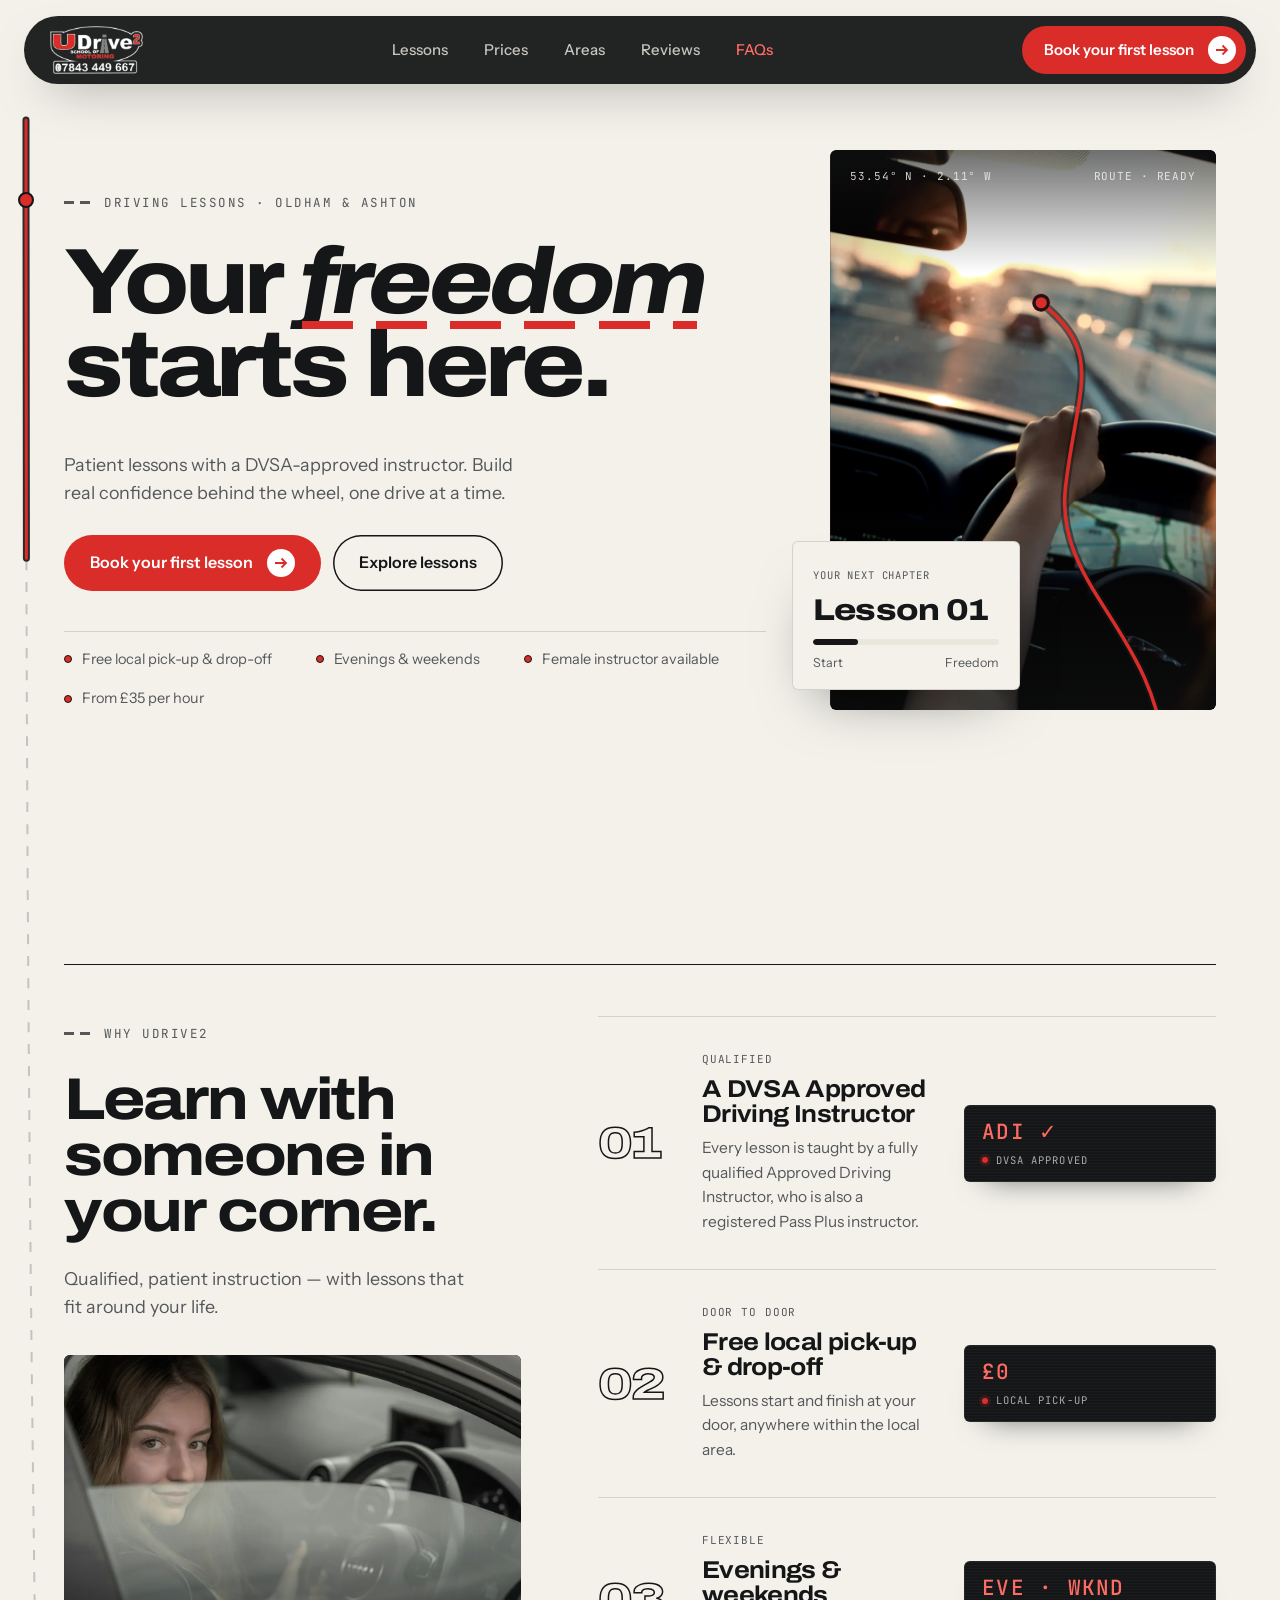
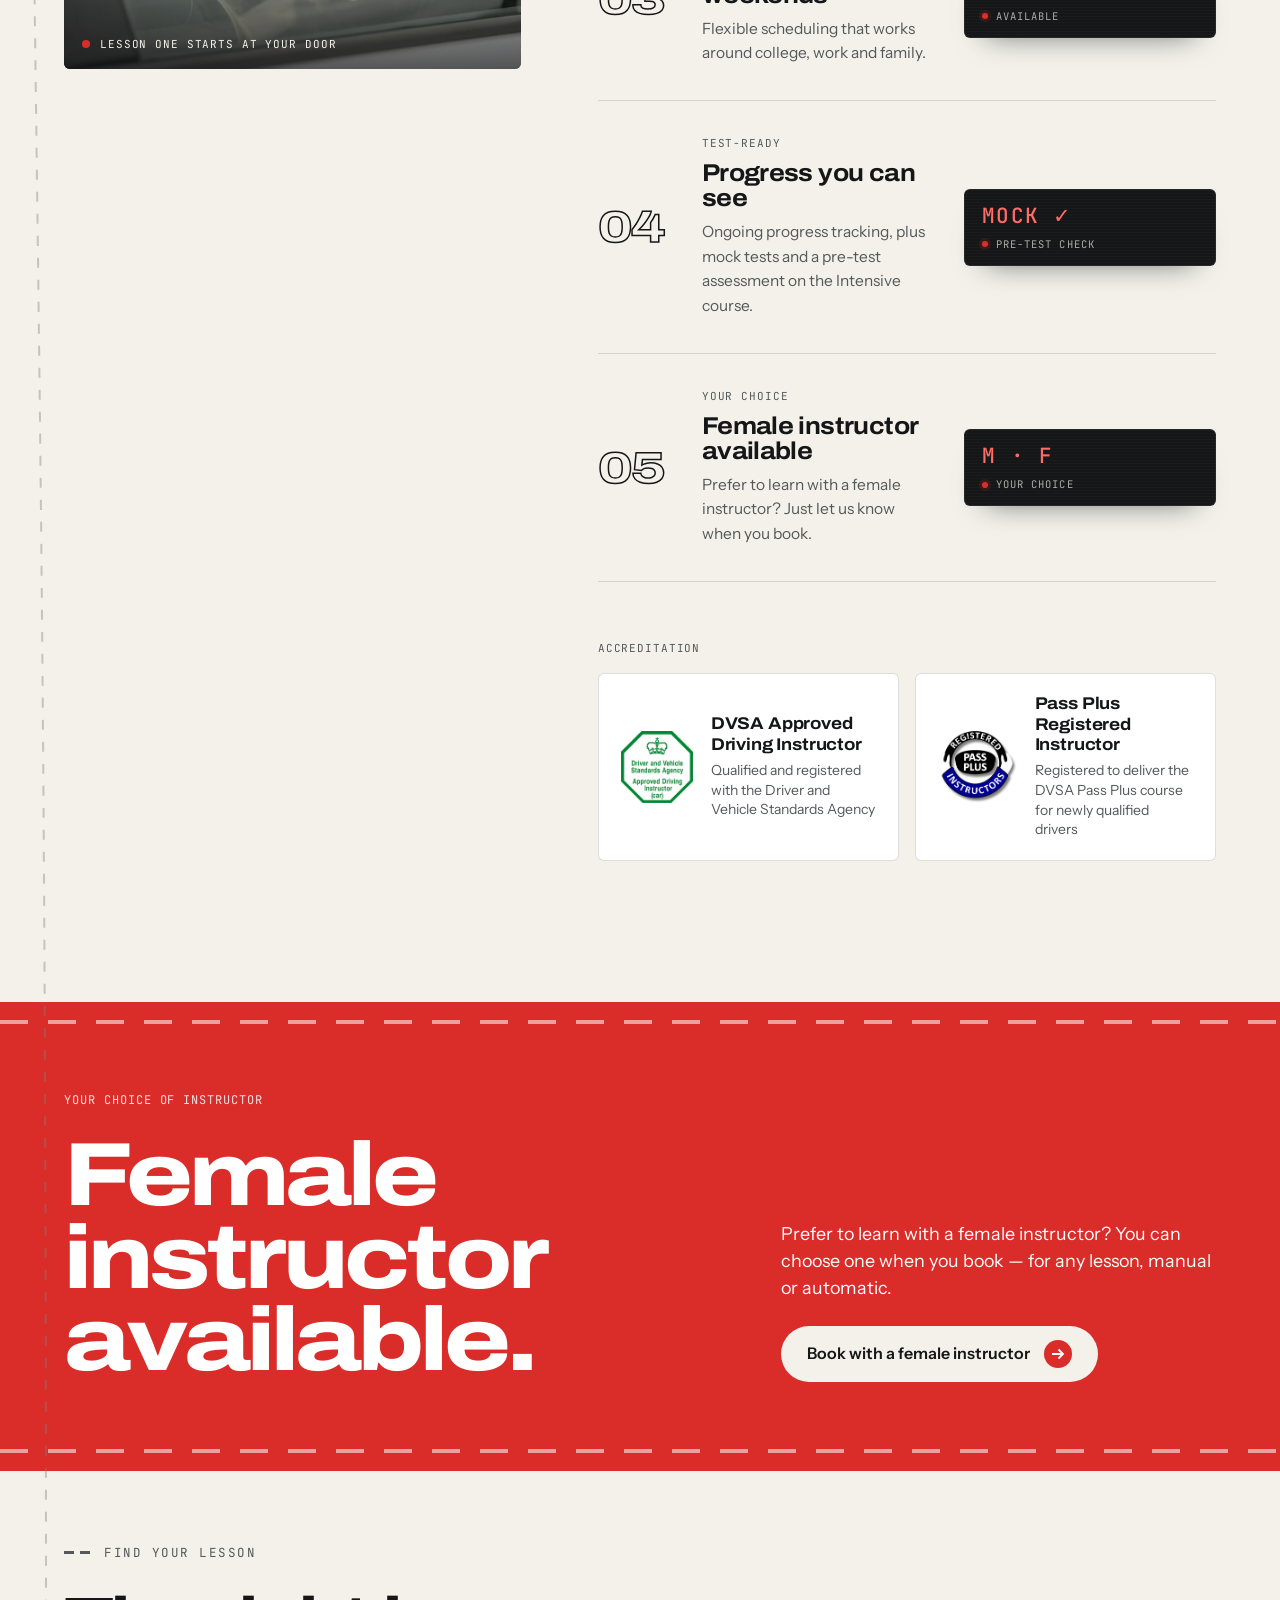
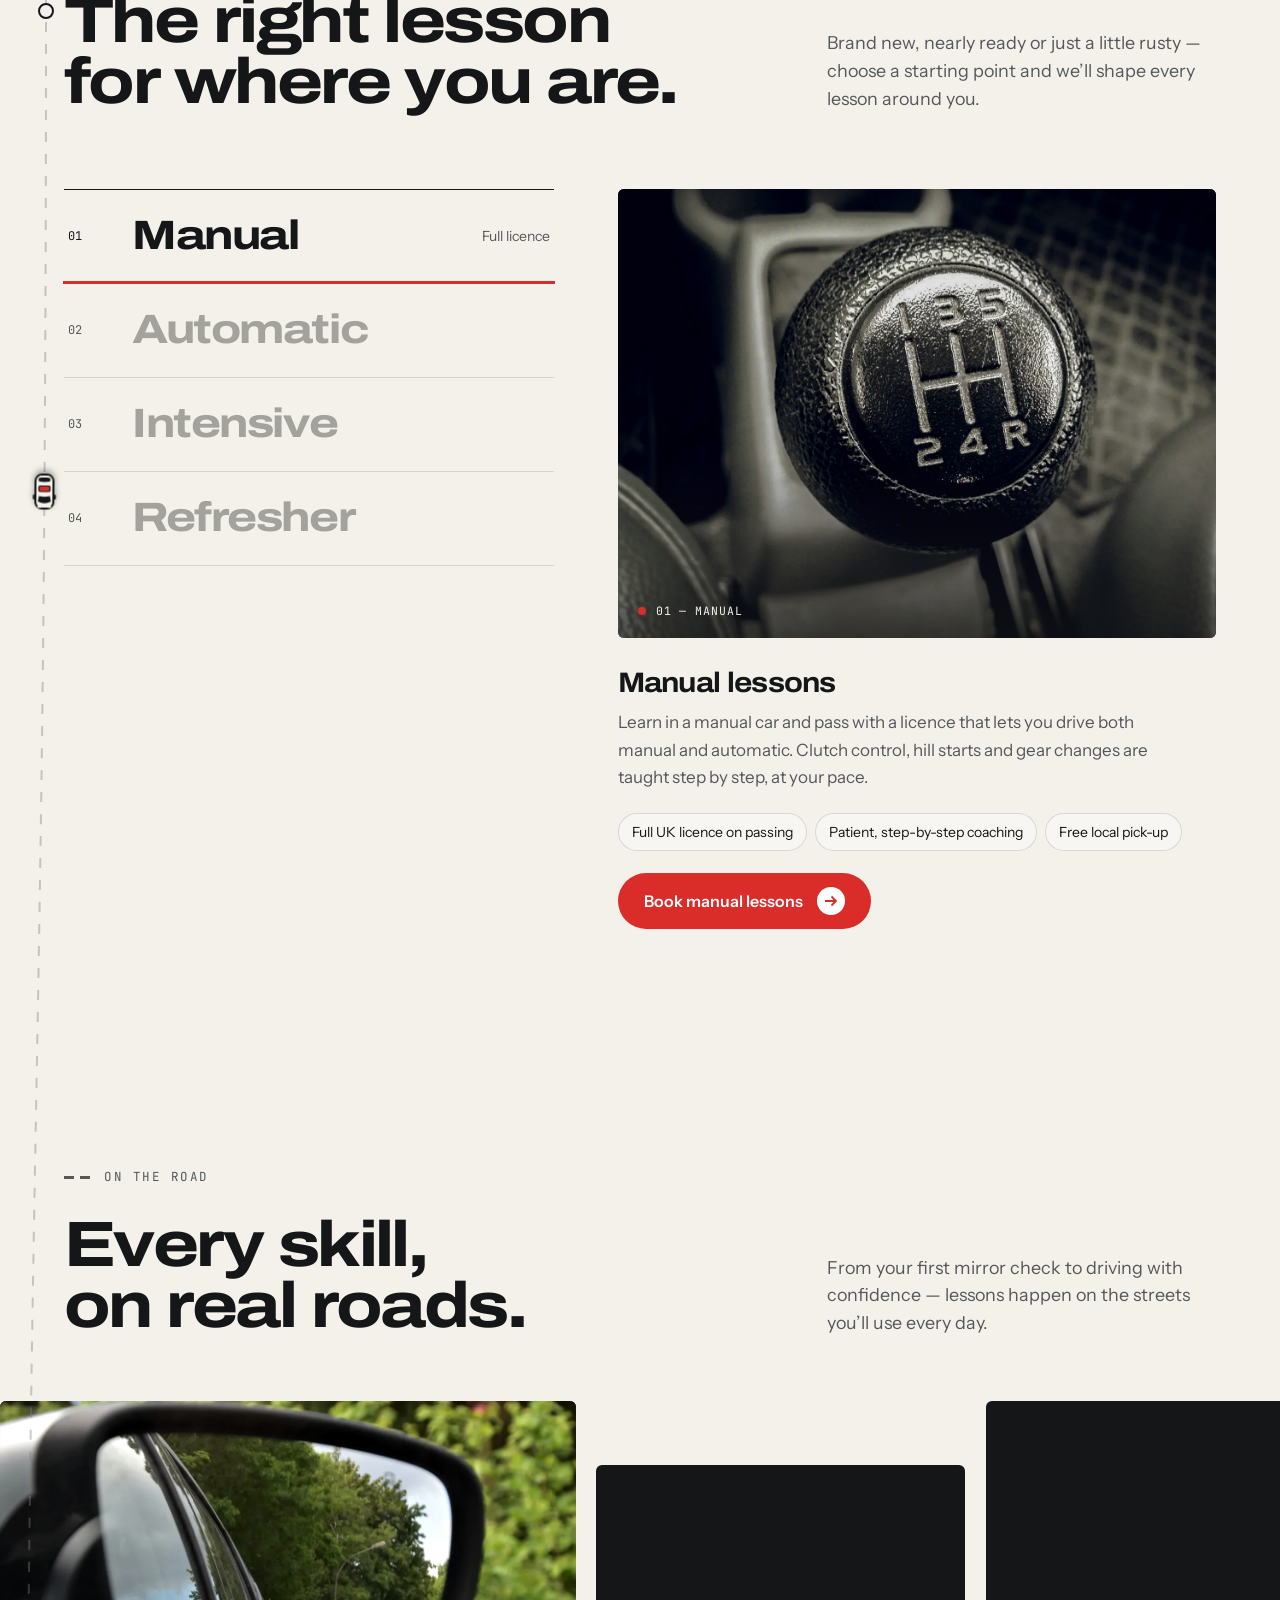
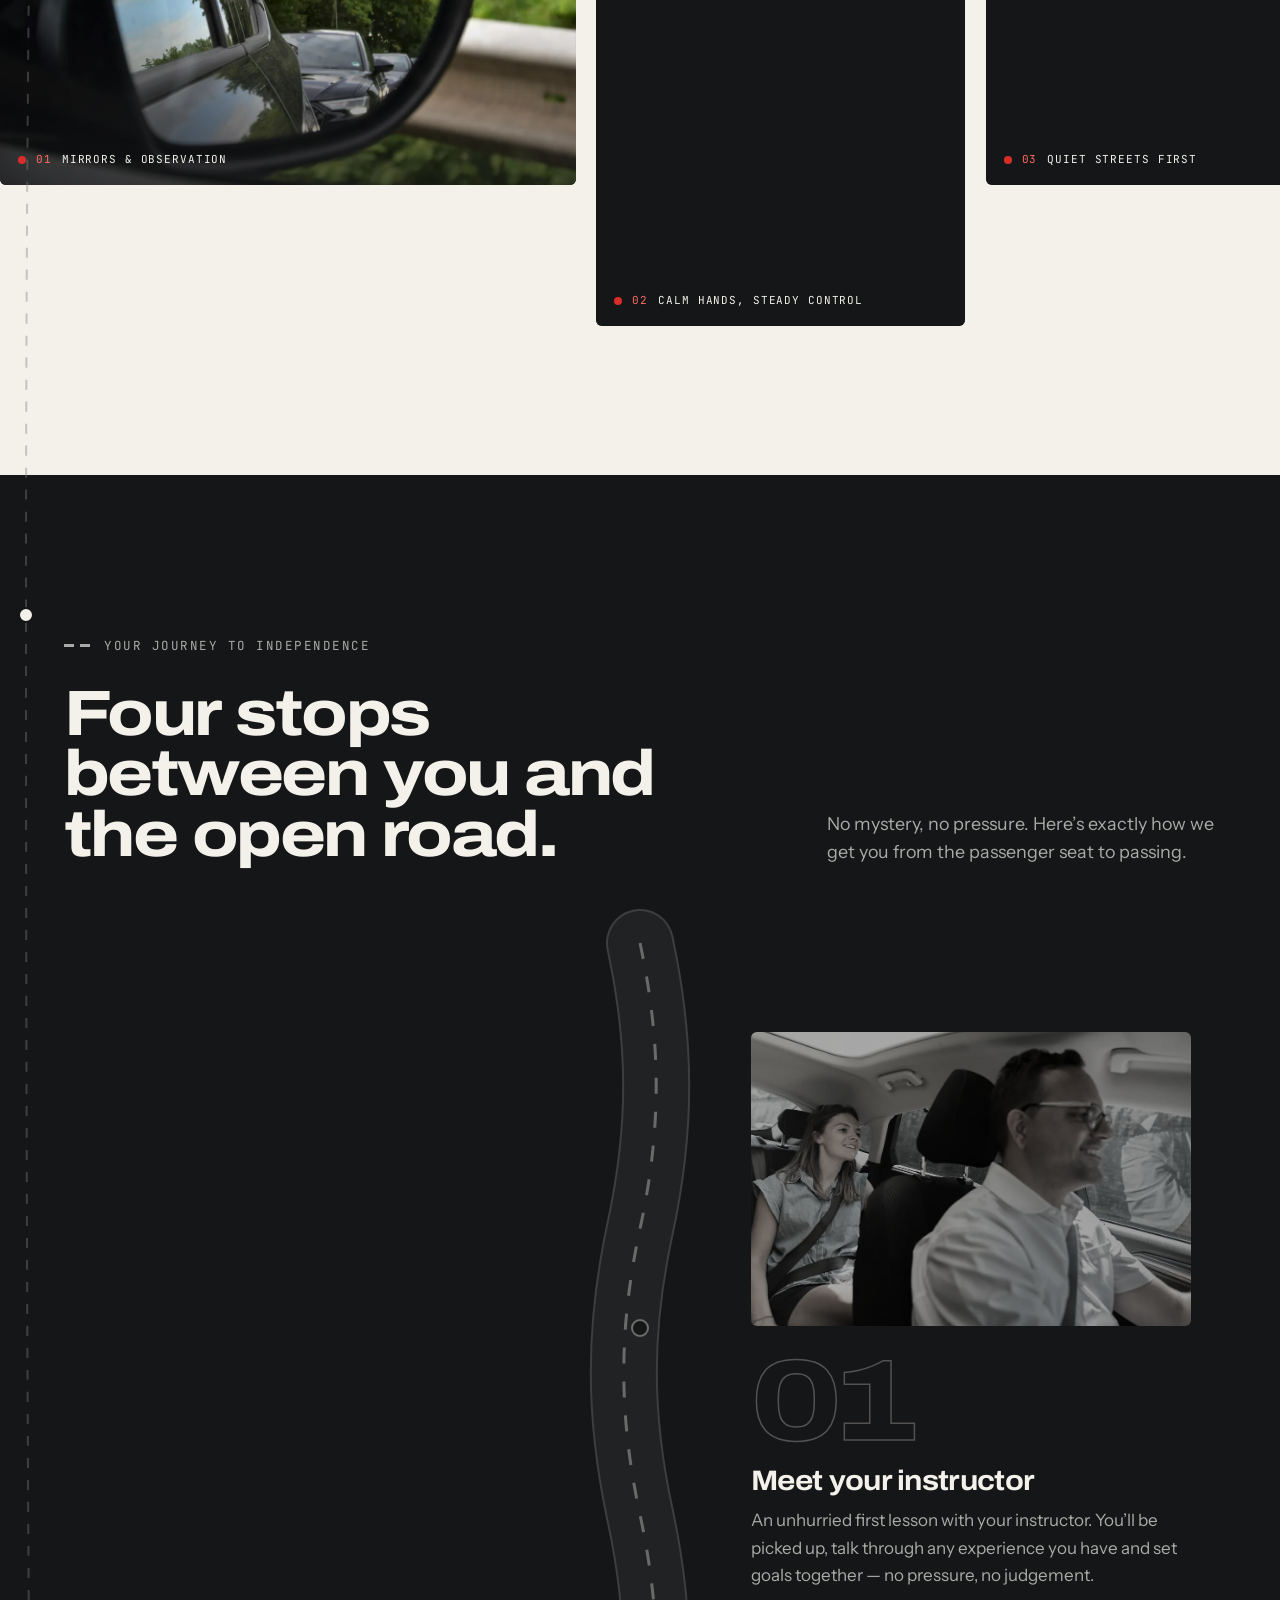
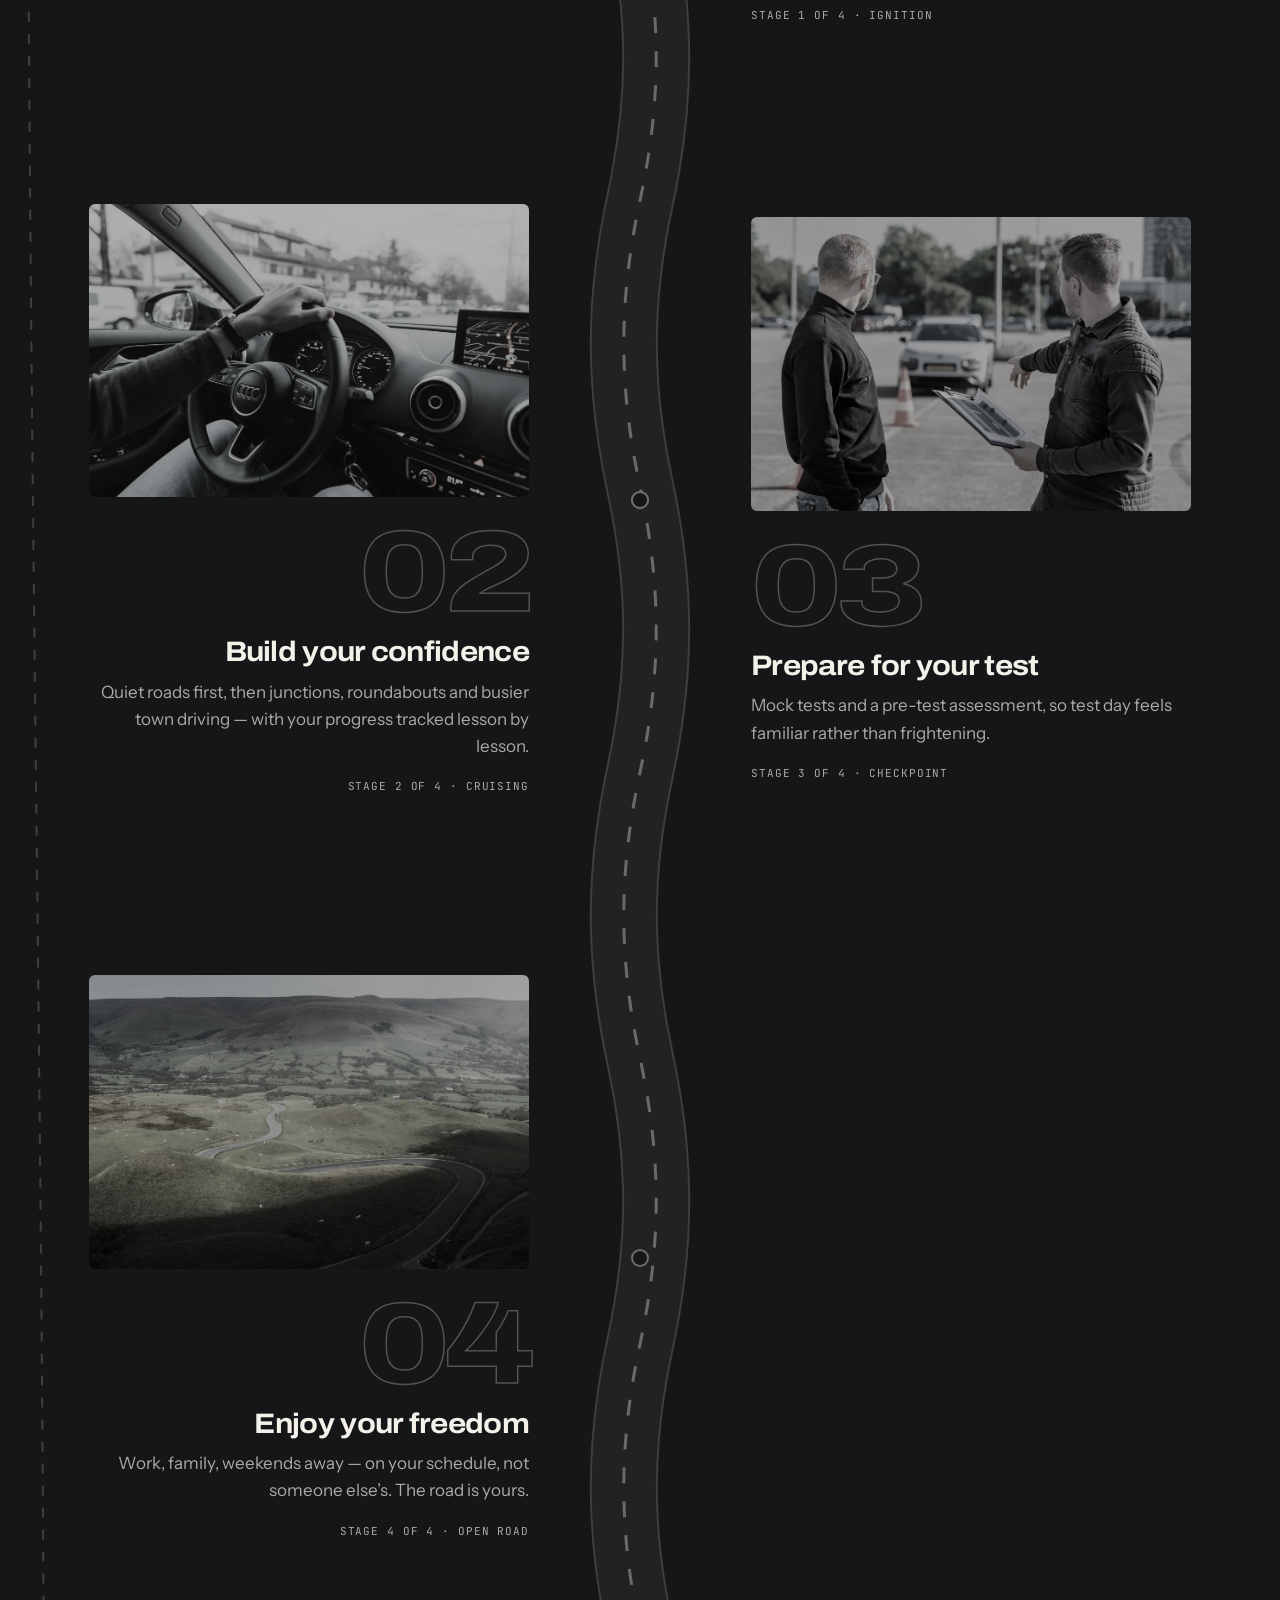
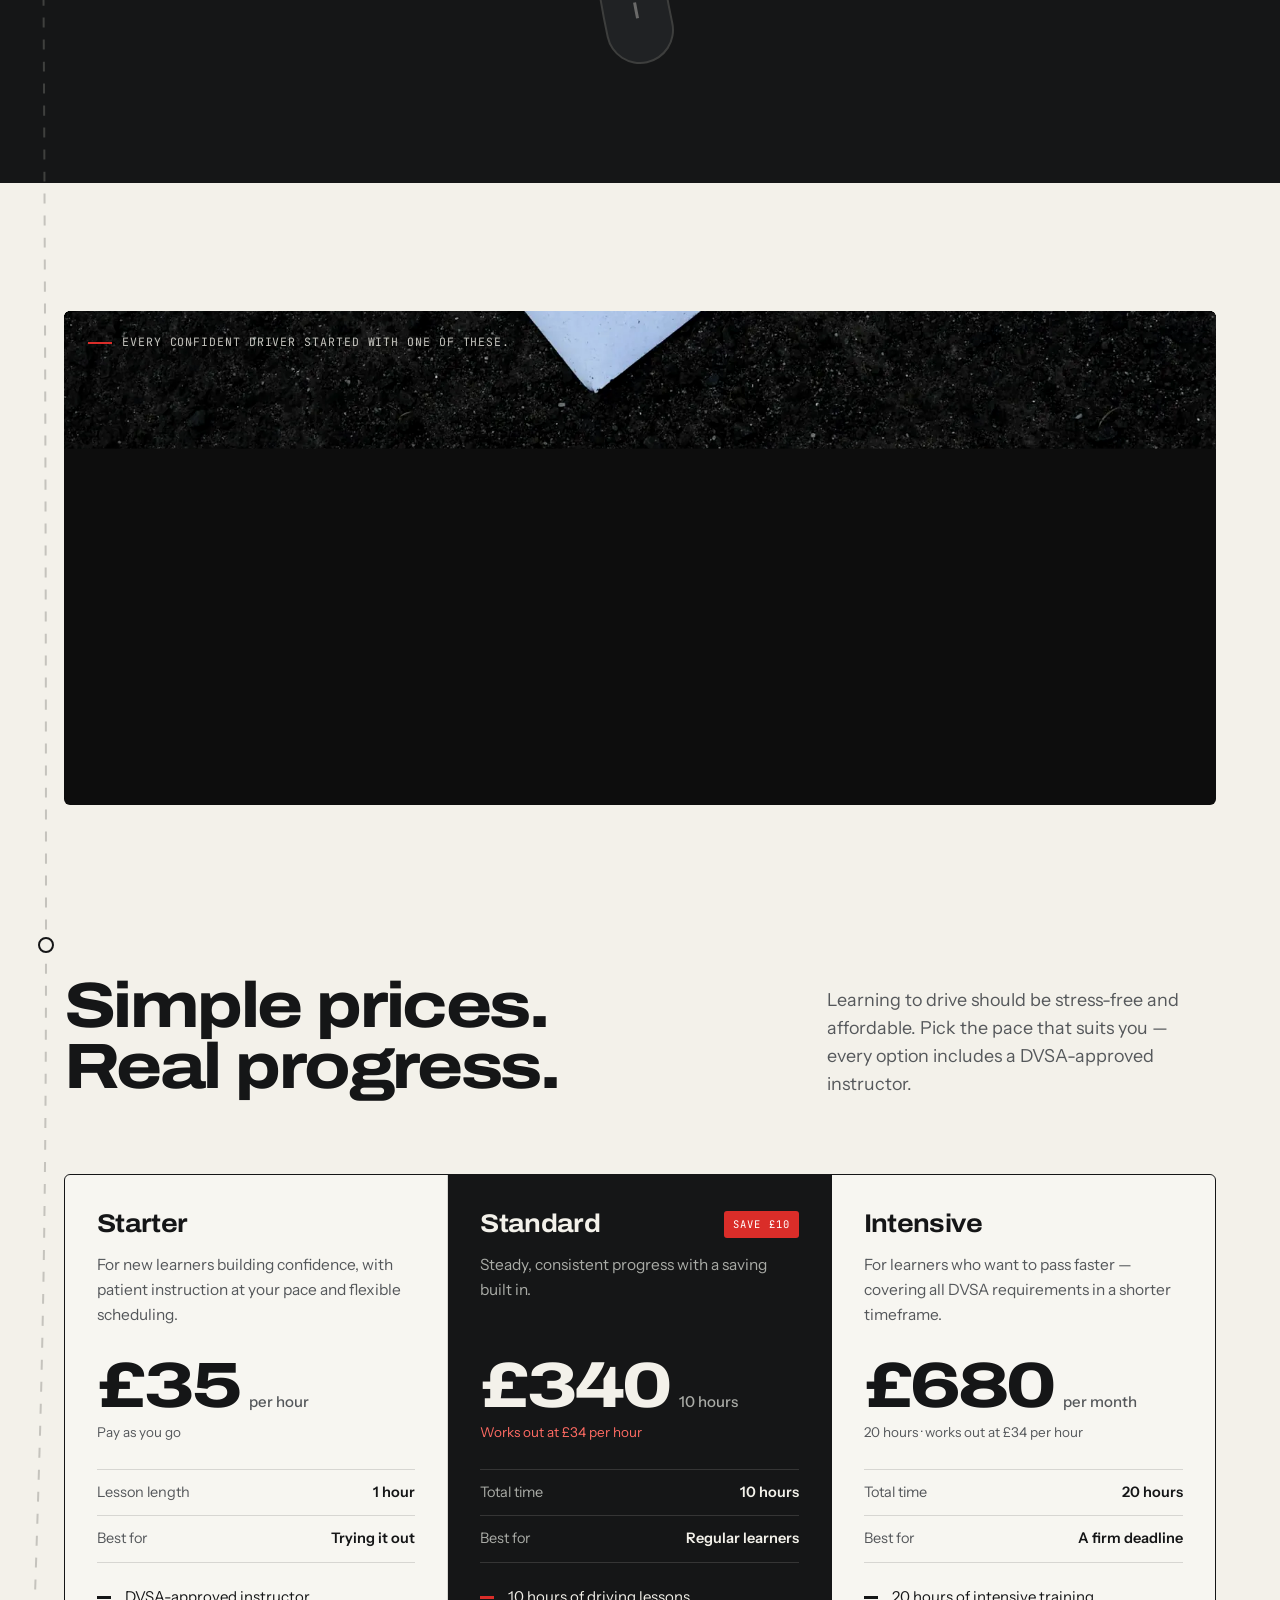
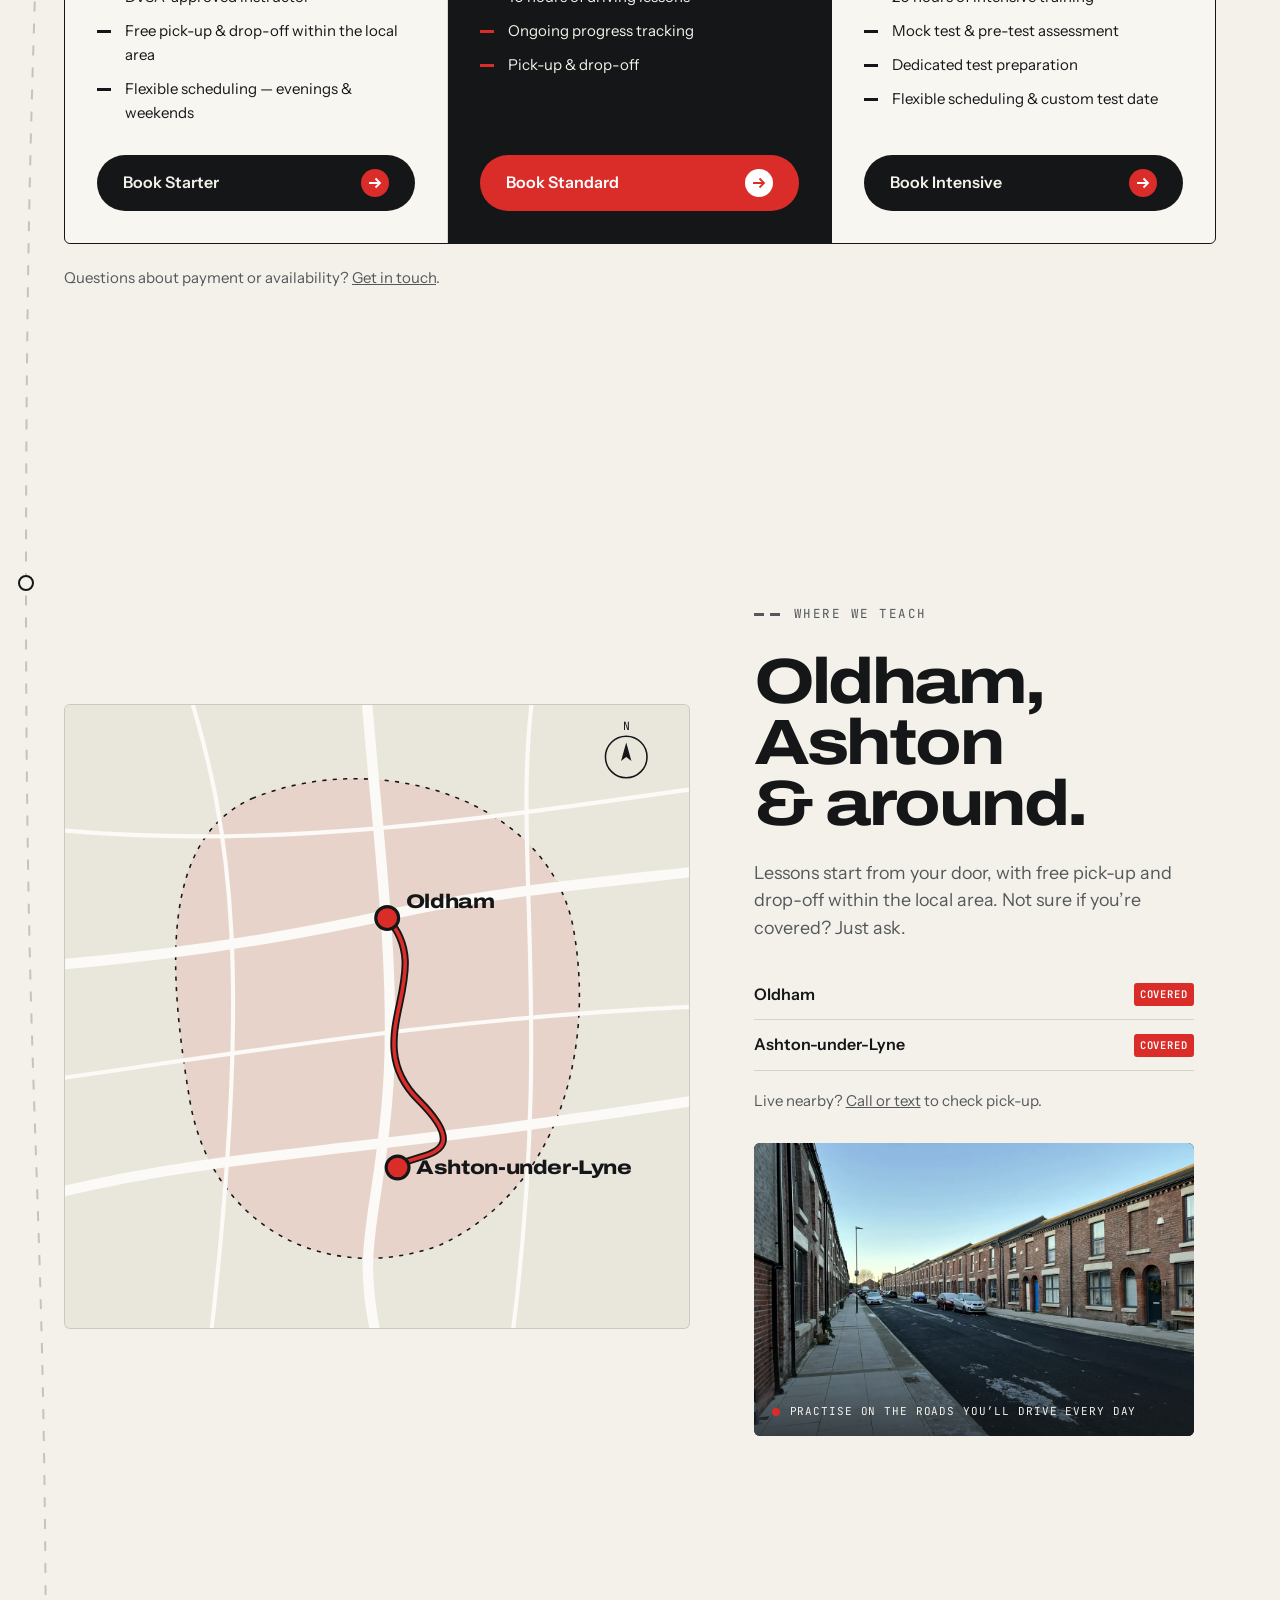
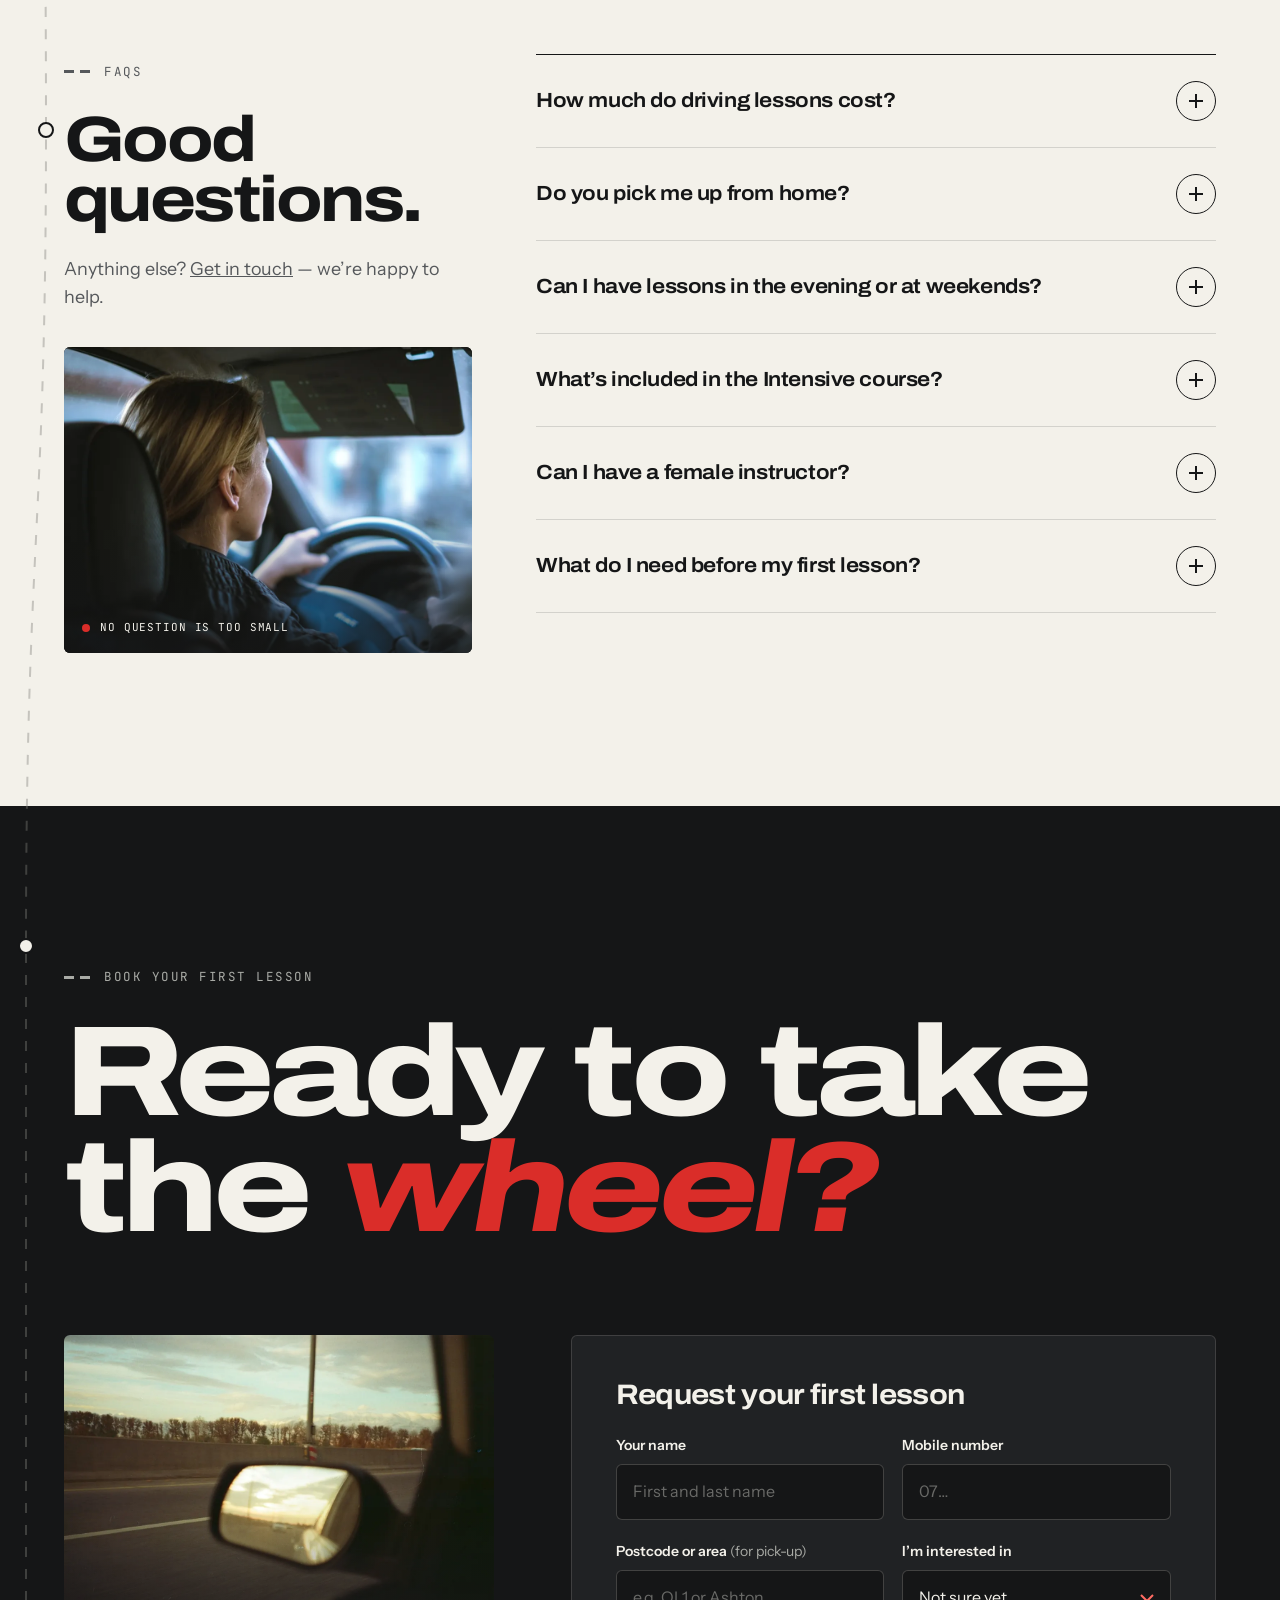
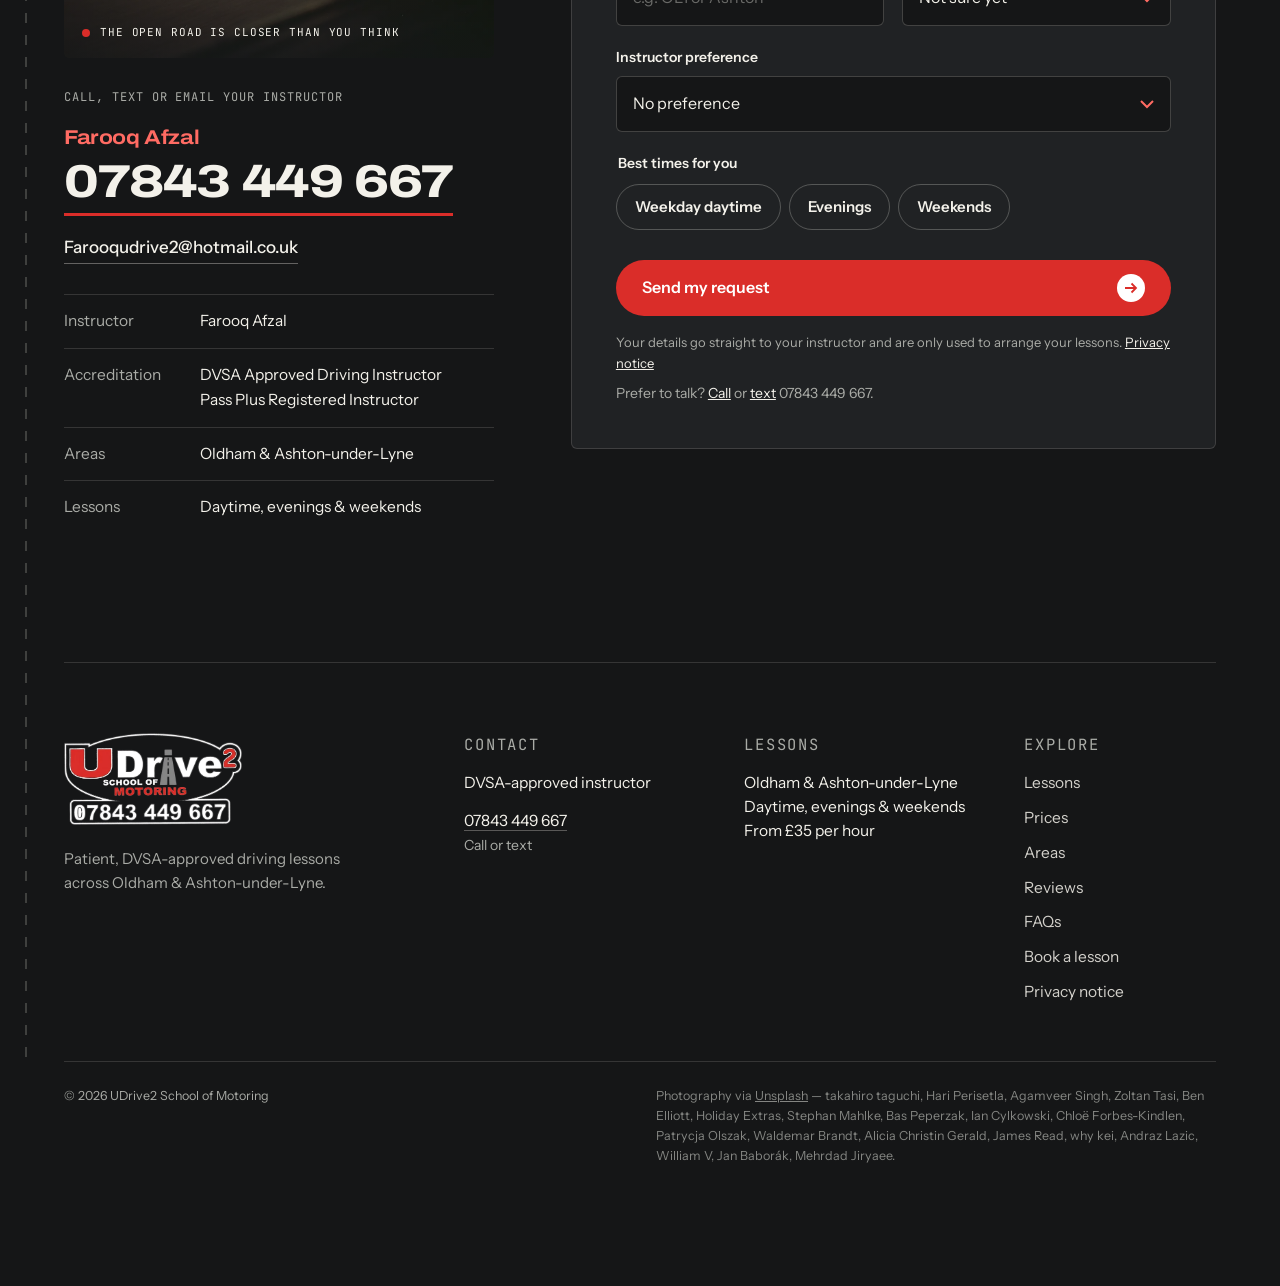
<file: index.html>
<!DOCTYPE html>
<html lang="en-GB">
<head>
<meta charset="utf-8">
<meta name="viewport" content="width=device-width, initial-scale=1">
<title>UDrive2 School of Motoring — Driving lessons in Oldham &amp; Ashton</title>
<meta name="description" content="Patient, DVSA-approved driving lessons across Oldham and Ashton-under-Lyne. Pay-as-you-go, 10-hour packages and intensive courses. Free local pick-up. Evenings and weekends available.">
<meta name="theme-color" content="#151617">
<link rel="icon" href="assets/favicon-32.png" type="image/png" sizes="32x32">
<link rel="apple-touch-icon" href="assets/favicon-180.png">
<link rel="preconnect" href="https://fonts.googleapis.com">
<link rel="preconnect" href="https://fonts.gstatic.com" crossorigin>
<link href="https://fonts.googleapis.com/css2?family=Archivo:ital,wdth,wght@0,62..125,300..900;1,62..125,300..900&family=Instrument+Sans:wght@400;500;600&family=JetBrains+Mono:wght@400;500&display=swap" rel="stylesheet">
<script>document.documentElement.classList.add('js')</script>
<link rel="stylesheet" href="assets/site.css?v=202611261241">
</head>
<body>
<a class="skip" href="#main">Skip to content</a>

<!-- ============================ NAV ============================ -->
<header class="nav" id="top">
  <div class="nav__bar">
    <a class="logo" href="#top" aria-label="UDrive2 School of Motoring — home"><img src="assets/udrive2-logo.webp" alt="UDrive2 School of Motoring" width="520" height="269"></a>
    <nav aria-label="Main">
      <ul class="nav__links">
        <li><a href="#lessons">Lessons</a></li>
        <li><a href="#prices">Prices</a></li>
        <li><a href="#areas">Areas</a></li>
        <li><a href="reviews.html">Reviews</a></li>
        <li><a href="#faqs">FAQs</a></li>
      </ul>
    </nav>
    <a class="btn nav__cta" href="book.html">Book your first lesson <span class="arrow" aria-hidden="true"><svg viewBox="0 0 14 14" fill="none"><path d="M1 7h11M7.5 2.5 12 7l-4.5 4.5" stroke="currentColor" stroke-width="1.8"/></svg></span></a>
    <button class="nav__menu" aria-expanded="false" aria-controls="drawer" aria-label="Open menu"><span></span></button>
  </div>
</header>
<div class="drawer" id="drawer" aria-label="Menu">
  <a class="dl" href="#lessons">Lessons</a>
  <a class="dl" href="#prices">Prices</a>
  <a class="dl" href="#areas">Areas</a>
  <a class="dl" href="reviews.html">Reviews</a>
  <a class="dl" href="#faqs">FAQs</a>
  <a class="btn" href="book.html">Book your first lesson <span class="arrow" aria-hidden="true"><svg viewBox="0 0 14 14" fill="none"><path d="M1 7h11M7.5 2.5 12 7l-4.5 4.5" stroke="currentColor" stroke-width="1.8"/></svg></span></a>
  <p class="drawer__tel"><a href="tel:+447843449667">Call</a> or <a href="sms:+447843449667">text</a> to book</p>
</div>

<main id="main">
  <!-- Continuous road line (desktop) — path is generated in JS from section markers -->
  <div class="roadline" aria-hidden="true">
    <svg><path class="track"/><path class="drive-shadow"/><path class="drive"/><g class="markers"></g>
      <g class="ucar"><g class="ucar__body">
        <rect x="-9" y="-17" width="18" height="34" rx="6.5" fill="#F3F1EA" stroke="#151617" stroke-width="2"/>
        <rect x="-11.5" y="-8" width="3" height="5" rx="1.2" fill="#151617"/><rect x="8.5" y="-8" width="3" height="5" rx="1.2" fill="#151617"/>
        <path d="M-6.5 -10 Q0 -13.5 6.5 -10 L5.5 -4.5 Q0 -6 -5.5 -4.5Z" fill="#151617"/>
        <rect x="-5.5" y="0" width="11" height="5.5" rx="1.2" fill="#DA2D29" stroke="#151617" stroke-width="1.2"/>
        <path d="M-5.5 10 Q0 8.8 5.5 10 L6 13.2 Q0 15 -6 13.2Z" fill="#151617"/>
        <rect x="-7" y="-16.2" width="4" height="2" rx="1" fill="#FFF6C8"/><rect x="3" y="-16.2" width="4" height="2" rx="1" fill="#FFF6C8"/>
      </g></g></svg>
  </div>

  <!-- ============================ HERO ============================ -->
  <section class="hero" data-road="Start" aria-labelledby="hero-title">
    <div class="wrap hero__grid">
      <div>
        <p class="eyebrow" data-enter="up" style="--d:.05">Driving lessons · Oldham &amp; Ashton</p>
        <h1 class="display" id="hero-title">
          <span class="line"><span>Your <em>freedom</em></span></span>
          <span class="line"><span>starts here.</span></span>
        </h1>
        <div class="hero__copy">
          <p class="lede" data-enter="up" style="--d:.35">Patient lessons with a DVSA-approved instructor. Build real confidence behind the wheel, one drive at a time.</p>
          <div class="hero__ctas" data-enter="up" style="--d:.48">
            <a class="btn" href="book.html">Book your first lesson <span class="arrow" aria-hidden="true"><svg viewBox="0 0 14 14" fill="none"><path d="M1 7h11M7.5 2.5 12 7l-4.5 4.5" stroke="currentColor" stroke-width="1.8"/></svg></span></a>
            <a class="btn btn--ghost" href="#lessons">Explore lessons</a>
          </div>
          <ul class="hero__facts" data-enter="up" style="--d:.6">
            <li>Free local pick-up &amp; drop-off</li>
            <li>Evenings &amp; weekends</li>
            <li>Female instructor available</li>
            <li>From £35 per hour</li>
          </ul>
        </div>
      </div>

      <div class="hero__visual">
        <!-- Photo: takahiro taguchi / Unsplash. Swap for a shoot of the UDrive2 car when available
             (3/4 front, low angle, golden hour, roof sign visible) — keep the 4:5 crop. -->
        <div class="frame" data-enter="frame">
          <div class="frame__inner" data-parallax="-0.06">
            <img class="frame__img" src="img/hero.webp" width="1200" height="1500" alt="A driver's hand on the steering wheel, heading down an open road towards a golden-hour sunset" fetchpriority="high" decoding="async">
          </div>
          <svg class="frame__route" viewBox="0 0 440 550" preserveAspectRatio="xMidYMid slice" aria-hidden="true">
            <path d="M360 600 C 350 470, 250 430, 262 330 S 300 200, 238 150" fill="none" stroke="rgba(21,22,23,.55)" stroke-width="8" stroke-linecap="round"/>
            <path id="heroRoute" class="route-draw" d="M360 600 C 350 470, 250 430, 262 330 S 300 200, 238 150" fill="none" stroke="#DA2D29" stroke-width="3.5" stroke-linecap="round"/>
            <g transform="translate(238 150)"><circle r="9" fill="#DA2D29" class="pulse"/><circle r="7" fill="#DA2D29" stroke="#151617" stroke-width="3"/></g>
          </svg>
          <div class="frame__hud" aria-hidden="true"><span class="mono">53.54° N · 2.11° W</span><span class="mono">Route · Ready</span></div>
        </div>
        <div class="chapter" data-enter="chip" aria-hidden="true">
          <span class="mono">Your next chapter</span>
          <strong>Lesson 01</strong>
          <div class="chapter__bar"><i></i></div>
          <div class="chapter__row"><span>Start</span><span>Freedom</span></div>
        </div>
      </div>
    </div>
  </section>

  <!-- ============================ TRUST ============================ -->
  <section class="trust" aria-labelledby="trust-title">
    <div class="wrap">
      <div class="trust__grid">
        <div class="trust__intro">
          <p class="eyebrow reveal">Why UDrive2</p>
          <h2 class="h2 reveal" id="trust-title">Learn with someone in your corner.</h2>
          <p class="lede reveal" style="--d:.08">Qualified, patient instruction — with lessons that fit around your life.</p>
          <figure class="photo trust__photo reveal" style="--d:.14">
            <img src="img/trust.webp" width="1200" height="900" alt="A smiling young learner sitting behind the wheel, looking out of the driver's window" loading="lazy" decoding="async">
            <figcaption class="mono">Lesson one starts at your door</figcaption>
          </figure>
        </div>
        <div class="trust__body">
        <ol class="creds">
          <li class="cred reveal">
            <span class="cred__n" aria-hidden="true">01</span>
            <div>
              <span class="cred__k mono">Qualified</span>
              <h3 class="h3">A DVSA Approved Driving Instructor</h3>
              <p>Every lesson is taught by a fully qualified Approved Driving Instructor, who is also a registered Pass Plus instructor.</p>
            </div>
            <div class="readout" aria-hidden="true"><span class="readout__v">ADI ✓</span><span class="readout__k">DVSA approved</span></div>
          </li>
          <li class="cred reveal" style="--d:.08">
            <span class="cred__n" aria-hidden="true">02</span>
            <div>
              <span class="cred__k mono">Door to door</span>
              <h3 class="h3">Free local pick-up &amp; drop-off</h3>
              <p>Lessons start and finish at your door, anywhere within the local area.</p>
            </div>
            <div class="readout" aria-hidden="true"><span class="readout__v">£0</span><span class="readout__k">Local pick-up</span></div>
          </li>
          <li class="cred reveal" style="--d:.16">
            <span class="cred__n" aria-hidden="true">03</span>
            <div>
              <span class="cred__k mono">Flexible</span>
              <h3 class="h3">Evenings &amp; weekends</h3>
              <p>Flexible scheduling that works around college, work and family.</p>
            </div>
            <div class="readout" aria-hidden="true"><span class="readout__v">EVE · WKND</span><span class="readout__k">Available</span></div>
          </li>
          <li class="cred reveal" style="--d:.24">
            <span class="cred__n" aria-hidden="true">04</span>
            <div>
              <span class="cred__k mono">Test-ready</span>
              <h3 class="h3">Progress you can see</h3>
              <p>Ongoing progress tracking, plus mock tests and a pre-test assessment on the Intensive course.</p>
            </div>
            <div class="readout" aria-hidden="true"><span class="readout__v">MOCK ✓</span><span class="readout__k">Pre-test check</span></div>
          </li>
          <li class="cred reveal" style="--d:.32">
            <span class="cred__n" aria-hidden="true">05</span>
            <div>
              <span class="cred__k mono">Your choice</span>
              <h3 class="h3">Female instructor available</h3>
              <p>Prefer to learn with a female instructor? Just let us know when you book.</p>
            </div>
            <div class="readout" aria-hidden="true"><span class="readout__v">M · F</span><span class="readout__k">Your choice</span></div>
          </li>
        </ol>

        <div class="accred reveal" style="--d:.1">
          <p class="accred__k mono">Accreditation</p>
          <ul class="accred__list">
            <li class="accred__item">
              <!-- Official DVSA ADI logo: save the artwork DVSA issues to Farooq as assets/dvsa-adi-logo.png and it appears automatically -->
              <img class="accred__logo" src="assets/dvsa-adi-logo.png" alt="DVSA Approved Driving Instructor logo" height="72" hidden onload="this.hidden=false" decoding="async">
              <div><strong>DVSA Approved Driving Instructor</strong><span>Qualified and registered with the Driver and Vehicle Standards Agency</span></div>
            </li>
            <li class="accred__item">
              <!-- Official Pass Plus logo: save as assets/pass-plus-logo.png and it appears automatically -->
              <img class="accred__logo" src="assets/pass-plus-logo.png" alt="Pass Plus logo" height="72" hidden onload="this.hidden=false" decoding="async">
              <div><strong>Pass Plus Registered Instructor</strong><span>Registered to deliver the DVSA Pass Plus course for newly qualified drivers</span></div>
            </li>
          </ul>
        </div>
        </div>
      </div>
    </div>
  </section>

  <!-- ============================ FEMALE INSTRUCTOR BAND ============================ -->
  <section class="femband" aria-labelledby="femband-title">
    <div class="wrap femband__grid">
      <p class="femband__k mono reveal">Your choice of instructor</p>
      <h2 class="femband__title reveal" id="femband-title">Female instructor<br>available.</h2>
      <div class="femband__side reveal" style="--d:.1">
        <p>Prefer to learn with a female instructor? You can choose one when you book — for any lesson, manual or automatic.</p>
        <a class="btn femband__btn" href="book.html?instructor=female">Book with a female instructor <span class="arrow" aria-hidden="true"><svg viewBox="0 0 14 14" fill="none"><path d="M1 7h11M7.5 2.5 12 7l-4.5 4.5" stroke="currentColor" stroke-width="1.8"/></svg></span></a>
      </div>
    </div>
  </section>

  <!-- ============================ LESSONS ============================ -->
  <section class="sec" id="lessons" data-road="Lessons" aria-labelledby="lessons-title">
    <div class="wrap">
      <div class="sec-head">
        <div>
          <p class="eyebrow reveal">Find your lesson</p>
          <h2 class="h2 reveal" id="lessons-title">The right lesson<br>for where you are.</h2>
        </div>
        <p class="lede reveal" style="--d:.1">Brand new, nearly ready or just a little rusty — choose a starting point and we’ll shape every lesson around you.</p>
      </div>
      <div class="lessons__grid">
        <div class="tabs reveal" role="tablist" aria-label="Lesson types">
          <!-- NOTE: confirm the school offers each of these before launch; remove any that aren't. -->
          <button class="tab" role="tab" id="tab-manual" aria-controls="lesson-panel" aria-selected="true" data-key="manual"><span class="tab__n">01</span><span class="tab__t">Manual</span><span class="tab__m">Full licence</span></button>
          <button class="tab" role="tab" id="tab-automatic" aria-controls="lesson-panel" aria-selected="false" tabindex="-1" data-key="automatic"><span class="tab__n">02</span><span class="tab__t">Automatic</span><span class="tab__m">No clutch</span></button>
          <button class="tab" role="tab" id="tab-intensive" aria-controls="lesson-panel" aria-selected="false" tabindex="-1" data-key="intensive"><span class="tab__n">03</span><span class="tab__t">Intensive</span><span class="tab__m">20 hours</span></button>
          <button class="tab" role="tab" id="tab-refresher" aria-controls="lesson-panel" aria-selected="false" tabindex="-1" data-key="refresher"><span class="tab__n">04</span><span class="tab__t">Refresher</span><span class="tab__m">Already passed</span></button>
        </div>

        <div class="panel reveal" style="--d:.1" id="lesson-panel" role="tabpanel" aria-labelledby="tab-manual" tabindex="0">
          <div class="panel__media" data-parallax-wrap>
            <!-- Photos via Unsplash: Hari Perisetla, Agamveer Singh, Zoltan Tasi, Ben Elliott -->
            <img data-art="manual" src="img/manual.webp" width="1400" height="1050" alt="Close-up of a manual gear knob showing the five-speed and reverse pattern" loading="lazy" decoding="async">
            <img data-art="automatic" src="img/automatic.webp" width="1400" height="1050" alt="An automatic gear selector in a dark car interior" loading="lazy" decoding="async" hidden>
            <img data-art="intensive" src="img/intensive.webp" width="1400" height="1050" alt="A winding road sweeping through green Pennine hills under a stormy sky" loading="lazy" decoding="async" hidden>
            <img data-art="refresher" src="img/refresher.webp" width="1200" height="900" alt="Aerial view of a busy UK town roundabout with a double-decker bus" loading="lazy" decoding="async" hidden>
            <span class="panel__cap mono" aria-hidden="true" data-f="cap">01 — Manual</span>
          </div>
          <div class="panel__body panel__fade">
            <div>
              <h3 class="h3" data-f="title">Manual lessons</h3>
              <p data-f="desc" style="margin-top:12px"></p>
            </div>

            <ul class="panel__list" data-f="list"></ul>
            <a class="btn" href="book.html?type=manual" data-f="cta"><span>Book <span data-f="ctaLabel">manual</span> lessons</span> <span class="arrow" aria-hidden="true"><svg viewBox="0 0 14 14" fill="none"><path d="M1 7h11M7.5 2.5 12 7l-4.5 4.5" stroke="currentColor" stroke-width="1.8"/></svg></span></a>
          </div>
        </div>
      </div>
    </div>
  </section>

  <!-- ============================ PHOTO REEL ============================ -->
  <section class="reel" aria-labelledby="reel-title">
    <div class="wrap reel__head">
      <div>
        <p class="eyebrow reveal">On the road</p>
        <h2 class="h2 reveal" id="reel-title">Every skill,<br>on real roads.</h2>
      </div>
      <p class="lede reveal" style="--d:.1">From your first mirror check to driving with confidence — lessons happen on the streets you’ll use every day.</p>
    </div>
    <div class="reel__track reveal" data-reel>
      <div class="reel__inner">
          <figure class="photo reel__item"><img src="img/strip-mirror.webp" width="1200" height="800" alt="A car wing mirror reflecting a tree-lined road and parked cars" loading="lazy" decoding="async"><figcaption class="mono"><span class="n">01</span> Mirrors &amp; observation</figcaption></figure>
          <figure class="photo reel__item reel__item--tall"><img src="img/strip-hands.webp" width="800" height="1000" alt="A learner's hands holding the steering wheel" loading="lazy" decoding="async"><figcaption class="mono"><span class="n">02</span> Calm hands, steady control</figcaption></figure>
          <figure class="photo reel__item"><img src="img/strip-street.webp" width="1200" height="800" alt="A quiet residential street with parked cars and autumn trees" loading="lazy" decoding="async"><figcaption class="mono"><span class="n">03</span> Quiet streets first</figcaption></figure>
          <figure class="photo reel__item reel__item--tall"><img src="img/strip-evening.webp" width="800" height="1000" alt="A driver at the wheel at dusk, city lights blurred ahead" loading="lazy" decoding="async"><figcaption class="mono"><span class="n">04</span> Evening lessons available</figcaption></figure>
          <figure class="photo reel__item"><img src="img/strip-hills.webp" width="1200" height="800" alt="A hillside town of terraced houses with a road dropping into the valley" loading="lazy" decoding="async"><figcaption class="mono"><span class="n">05</span> Hill starts, made easy</figcaption></figure>
          <figure class="photo reel__item reel__item--tall"><img src="img/strip-confident.webp" width="800" height="1000" alt="A driver with both hands on the wheel, looking ahead" loading="lazy" decoding="async"><figcaption class="mono"><span class="n">06</span> Confidence that lasts</figcaption></figure>
      </div>
    </div>
    <p class="reel__hint mono" aria-hidden="true">Swipe for more →</p>
  </section>

  <!-- ============================ JOURNEY ============================ -->
  <section class="sec on-ink journey" data-road="Journey" aria-labelledby="journey-title">
    <div class="wrap">
      <div class="sec-head">
        <div>
          <p class="eyebrow reveal">Your journey to independence</p>
          <h2 class="h2 reveal" id="journey-title">Four stops<br>between you and<br>the open road.</h2>
        </div>
        <p class="lede reveal" style="--d:.1">No mystery, no pressure. Here’s exactly how we get you from the passenger seat to passing.</p>
      </div>
      <ol class="journey__track" style="list-style:none;padding:0;margin:0">
        <li class="journey__road" aria-hidden="true">
          <svg><path class="edge"/><path class="asphalt"/><path class="dash"/><path class="drive"/><g class="ucar ucar--journey"><g class="ucar__body">
        <rect x="-9" y="-17" width="18" height="34" rx="6.5" fill="#F3F1EA" stroke="#151617" stroke-width="2"/>
        <rect x="-11.5" y="-8" width="3" height="5" rx="1.2" fill="#151617"/><rect x="8.5" y="-8" width="3" height="5" rx="1.2" fill="#151617"/>
        <path d="M-6.5 -10 Q0 -13.5 6.5 -10 L5.5 -4.5 Q0 -6 -5.5 -4.5Z" fill="#151617"/>
        <rect x="-5.5" y="0" width="11" height="5.5" rx="1.2" fill="#DA2D29" stroke="#151617" stroke-width="1.2"/>
        <path d="M-5.5 10 Q0 8.8 5.5 10 L6 13.2 Q0 15 -6 13.2Z" fill="#151617"/>
        <rect x="-7" y="-16.2" width="4" height="2" rx="1" fill="#FFF6C8"/><rect x="3" y="-16.2" width="4" height="2" rx="1" fill="#FFF6C8"/>
      </g></g></svg>
        </li>
        <li class="stop">
          <figure class="stop__img"><img src="img/stop1.webp" width="1100" height="733" alt="A smiling instructor and learner chatting in the front seats of a car" loading="lazy" decoding="async"></figure>
          <span class="stop__n" aria-hidden="true">01</span>
          <h3 class="h3">Meet your instructor</h3>
          <p>An unhurried first lesson with your instructor. You’ll be picked up, talk through any experience you have and set goals together — no pressure, no judgement.</p>
          <span class="mono">Stage 1 of 4 · Ignition</span>
        </li>
        <li class="stop">
          <figure class="stop__img"><img src="img/stop2.webp" width="1100" height="733" alt="A learner's hand on the steering wheel, driving along a town street" loading="lazy" decoding="async"></figure>
          <span class="stop__n" aria-hidden="true">02</span>
          <h3 class="h3">Build your confidence</h3>
          <p>Quiet roads first, then junctions, roundabouts and busier town driving — with your progress tracked lesson by lesson.</p>
          <span class="mono">Stage 2 of 4 · Cruising</span>
        </li>
        <li class="stop">
          <figure class="stop__img"><img src="img/stop3.webp" width="1100" height="733" alt="An examiner with a clipboard talking a learner through a manoeuvre" loading="lazy" decoding="async"></figure>
          <span class="stop__n" aria-hidden="true">03</span>
          <h3 class="h3">Prepare for your test</h3>
          <p>Mock tests and a pre-test assessment, so test day feels familiar rather than frightening.</p>
          <span class="mono">Stage 3 of 4 · Checkpoint</span>
        </li>
        <li class="stop">
          <figure class="stop__img"><img src="img/stop4.webp" width="1100" height="733" alt="A road winding through the green hills of the Peak District" loading="lazy" decoding="async"></figure>
          <span class="stop__n" aria-hidden="true">04</span>
          <h3 class="h3">Enjoy your freedom</h3>
          <p>Work, family, weekends away — on your schedule, not someone else’s. The road is yours.</p>
          <span class="mono">Stage 4 of 4 · Open road</span>
        </li>
      </ol>
    </div>
  </section>

  <!-- ============================ INTERLUDE ============================ -->
  <section class="interlude" aria-label="Photograph">
    <div class="wrap">
      <figure class="band reveal">
        <div class="band__inner" data-parallax="-0.05"><img src="img/lplate.webp" width="2000" height="857" alt="A learner driver L plate lying on dark tarmac" loading="lazy" decoding="async"></div>
        <figcaption class="mono">Every confident driver started with one of these.</figcaption>
      </figure>
    </div>
  </section>

  <!-- ============================ PRICES ============================ -->
  <section class="sec" id="prices" data-road="Prices" aria-labelledby="prices-title">
    <div class="wrap">
      <div class="sec-head">
        <div>
          <p class="eyebrow reveal">Lesson pricing</p>
          <h2 class="h2 reveal" id="prices-title">Simple prices.<br>Real progress.</h2>
        </div>
        <p class="lede reveal" style="--d:.1">Learning to drive should be stress-free and affordable. Pick the pace that suits you — every option includes a DVSA-approved instructor.</p>
      </div>

      <div class="prices__grid reveal">
        <article class="plan">
          <div class="plan__top"><h3 class="h3">Starter</h3></div>
          <p class="plan__desc">For new learners building confidence, with patient instruction at your pace and flexible scheduling.</p>
          <p class="plan__price"><b>£35</b><span class="plan__unit">per hour</span></p>
          <p class="plan__equiv">Pay as you go</p>
          <dl class="plan__spec">
            <div><dt>Lesson length</dt><dd>1 hour</dd></div>
            <div><dt>Best for</dt><dd>Trying it out</dd></div>
          </dl>
          <ul>
            <li>DVSA-approved instructor</li>
            <li>Free pick-up &amp; drop-off within the local area</li>
            <li>Flexible scheduling — evenings &amp; weekends</li>
          </ul>
          <a class="btn btn--ink" href="book.html?plan=starter" data-plan="Starter — £35 per hour">Book Starter <span class="arrow" aria-hidden="true"><svg viewBox="0 0 14 14" fill="none"><path d="M1 7h11M7.5 2.5 12 7l-4.5 4.5" stroke="currentColor" stroke-width="1.8"/></svg></span></a>
        </article>

        <article class="plan plan--feature on-ink">
          <div class="plan__top"><h3 class="h3">Standard</h3><span class="plan__tag">Save £10</span></div>
          <p class="plan__desc">Steady, consistent progress with a saving built in.</p>
          <p class="plan__price"><b>£340</b><span class="plan__unit">10 hours</span></p>
          <p class="plan__equiv">Works out at £34 per hour</p>
          <dl class="plan__spec">
            <div><dt>Total time</dt><dd>10 hours</dd></div>
            <div><dt>Best for</dt><dd>Regular learners</dd></div>
          </dl>
          <ul>
            <li>10 hours of driving lessons</li>
            <li>Ongoing progress tracking</li>
            <li>Pick-up &amp; drop-off</li>
          </ul>
          <a class="btn" href="book.html?plan=standard" data-plan="Standard — £340 for 10 hours">Book Standard <span class="arrow" aria-hidden="true"><svg viewBox="0 0 14 14" fill="none"><path d="M1 7h11M7.5 2.5 12 7l-4.5 4.5" stroke="currentColor" stroke-width="1.8"/></svg></span></a>
        </article>

        <article class="plan">
          <div class="plan__top"><h3 class="h3">Intensive</h3></div>
          <p class="plan__desc">For learners who want to pass faster — covering all DVSA requirements in a shorter timeframe.</p>
          <p class="plan__price"><b>£680</b><span class="plan__unit">per month</span></p>
          <p class="plan__equiv">20 hours · works out at £34 per hour</p>
          <dl class="plan__spec">
            <div><dt>Total time</dt><dd>20 hours</dd></div>
            <div><dt>Best for</dt><dd>A firm deadline</dd></div>
          </dl>
          <ul>
            <li>20 hours of intensive training</li>
            <li>Mock test &amp; pre-test assessment</li>
            <li>Dedicated test preparation</li>
            <li>Flexible scheduling &amp; custom test date</li>
          </ul>
          <a class="btn btn--ink" href="book.html?plan=intensive" data-plan="Intensive — £680, 20 hours">Book Intensive <span class="arrow" aria-hidden="true"><svg viewBox="0 0 14 14" fill="none"><path d="M1 7h11M7.5 2.5 12 7l-4.5 4.5" stroke="currentColor" stroke-width="1.8"/></svg></span></a>
        </article>
      </div>
      <p class="prices__note reveal">Questions about payment or availability? <a href="#book">Get in touch</a>.</p>
    </div>
  </section>

  <!-- ============================ REVIEWS ============================ -->
  <!-- REVIEWS — hidden until verified reviews are available. To publish: add them to REVIEWS in the script,
       remove the `hidden` attribute, add data-road="Reviews", and restore the nav links. -->
  <section class="sec on-ink reviews" id="reviews" aria-labelledby="reviews-title" hidden>
    <div class="wrap">
      <div class="sec-head">
        <div>
          <p class="eyebrow reveal">Reviews</p>
          <h2 class="h2 reveal" id="reviews-title">In their<br>own words.</h2>
        </div>
        <p class="lede reveal" style="--d:.1">Only verified reviews appear here — quoted exactly as learners wrote them.</p>
      </div>
      <div class="reviews__stage reveal" aria-roledescription="carousel" aria-label="Learner reviews">
        <figure class="quote" aria-live="polite">
          <span class="quote__mark" aria-hidden="true">“</span>
          <blockquote id="quoteText">Verified review #1 goes here — copied word-for-word from Google or another verified source.</blockquote>
          <figcaption id="quoteBy">Learner first name · Passed [month, year]</figcaption>
        </figure>
        <div class="reviews__ctrl">
          <span class="reviews__count" id="quoteCount">01 / 03</span>
          <div class="reviews__btns">
            <button class="icon-btn" id="qPrev" aria-label="Previous review"><svg viewBox="0 0 18 18" fill="none"><path d="M16 9H3M8 3.5 2.5 9 8 14.5" stroke="currentColor" stroke-width="2"/></svg></button>
            <button class="icon-btn" id="qNext" aria-label="Next review"><svg viewBox="0 0 18 18" fill="none"><path d="M2 9h13M10 3.5 15.5 9 10 14.5" stroke="currentColor" stroke-width="2"/></svg></button>
          </div>
        </div>
      </div>
    </div>
  </section>

  <!-- ============================ COVERAGE ============================ -->
  <section class="sec" id="areas" data-road="Areas" aria-labelledby="coverage-title">
    <div class="wrap coverage__grid">
      <div class="map reveal" data-parallax-wrap>
        <svg viewBox="0 0 600 600" role="img" aria-label="Stylised map showing Oldham and Ashton-under-Lyne, the two areas UDrive2 covers. The areas are also listed in text.">
          <rect width="600" height="600" fill="#E9E6DC"/>
          <!-- shaded coverage zone -->
          <path class="zone" d="M180 90 C 300 40, 470 90, 490 220 C 510 340, 470 470, 360 520 C 250 560, 140 500, 120 380 C 100 260, 90 130, 180 90 Z"/>
          <!-- roads -->
          <g class="rd rd-major"><path d="M-10 250 C 120 240, 230 220, 320 200 S 520 170, 610 160"/><path d="M290 -10 C 300 120, 320 260, 310 380 S 280 520, 300 610"/><path d="M-10 470 C 150 430, 300 430, 610 380"/></g>
          <g class="rd rd-minor"><path d="M120 -10 C 160 120, 180 260, 140 610"/><path d="M450 -10 C 430 140, 470 300, 430 610"/><path d="M-10 120 C 200 140, 400 110, 610 80"/><path d="M-10 360 C 200 330, 380 300, 610 290"/></g>
          <!-- signature route from Oldham to Ashton -->
          <path d="M310 205 C 360 260, 280 320, 340 380 S 330 430, 320 445" fill="none" stroke="#151617" stroke-width="7" stroke-linecap="round"/>
          <path class="route-draw" id="mapRoute" d="M310 205 C 360 260, 280 320, 340 380 S 330 430, 320 445" fill="none" stroke="#DA2D29" stroke-width="3.5" stroke-linecap="round"/>
          <!-- towns: core (confirmed) -->
          <g class="town town--core" transform="translate(310 205)"><circle r="11" fill="#DA2D29" stroke="#151617" stroke-width="3"/><text x="18" y="-10">Oldham</text></g>
          <g class="town town--core" transform="translate(320 445)"><circle r="11" fill="#DA2D29" stroke="#151617" stroke-width="3"/><text x="18" y="6">Ashton-under-Lyne</text></g>
          <g transform="translate(540 50)"><circle r="20" fill="none" stroke="#151617" stroke-width="1.5"/><path d="M0 -14 L5 4 L0 0 L-5 4Z" fill="#151617"/><text x="0" y="-26" text-anchor="middle" font-family="JetBrains Mono, monospace" font-size="11" fill="#151617">N</text></g>
        </svg>
      </div>
      <div>
        <p class="eyebrow reveal">Where we teach</p>
        <h2 class="h2 reveal" id="coverage-title">Oldham, Ashton<br>&amp; around.</h2>
        <p class="lede reveal" style="margin-top:24px;--d:.1">Lessons start from your door, with free pick-up and drop-off within the local area. Not sure if you’re covered? Just ask.</p>
        <!-- Only confirmed areas are listed. Add towns here (and as pins on the map) once confirmed. -->
        <ul class="areas reveal" style="--d:.15" aria-label="Areas covered">
          <li class="core">Oldham <span>Covered</span></li>
          <li class="core">Ashton-under-Lyne <span>Covered</span></li>
        </ul>
        <p class="areas__ask reveal" style="--d:.2">Live nearby? <a href="tel:+447843449667">Call or text</a> to check pick-up.</p>
        <figure class="photo areas__photo reveal" style="--d:.25">
          <img src="img/areas-street.webp" width="1200" height="800" alt="A long street of red-brick terraced houses with cars parked along the kerb" loading="lazy" decoding="async">
          <figcaption class="mono">Practise on the roads you’ll drive every day</figcaption>
        </figure>
      </div>
    </div>
  </section>

  <!-- ============================ FAQ ============================ -->
  <section class="sec faq" id="faqs" data-road="FAQs" aria-labelledby="faq-title">
    <div class="wrap faq__grid">
      <div>
        <p class="eyebrow reveal">FAQs</p>
        <h2 class="h2 reveal" id="faq-title">Good<br>questions.</h2>
        <p class="lede reveal" style="margin-top:24px;--d:.1">Anything else? <a href="#book">Get in touch</a> — we’re happy to help.</p>
        <figure class="photo faq__photo reveal" style="--d:.16">
          <img src="img/faq.webp" width="1000" height="750" alt="A learner driver concentrating on the road ahead, hands on the wheel" loading="lazy" decoding="async">
          <figcaption class="mono">No question is too small</figcaption>
        </figure>
      </div>
      <div class="faq__list reveal" style="--d:.1">
        <details>
          <summary>How much do driving lessons cost?<span class="pm" aria-hidden="true"></span></summary>
          <div class="faq__a"><div><p>Pay-as-you-go lessons are £35 per hour. The Standard package is £340 for 10 hours, and the Intensive course is £680 for 20 hours of training.</p></div></div>
        </details>
        <details>
          <summary>Do you pick me up from home?<span class="pm" aria-hidden="true"></span></summary>
          <div class="faq__a"><div><p>Yes — pick-up and drop-off are free within the local area. If you’re not sure whether you’re covered, get in touch and we’ll let you know.</p></div></div>
        </details>
        <details>
          <summary>Can I have lessons in the evening or at weekends?<span class="pm" aria-hidden="true"></span></summary>
          <div class="faq__a"><div><p>Yes. Scheduling is flexible, with evening and weekend lessons available.</p></div></div>
        </details>
        <details>
          <summary>What’s included in the Intensive course?<span class="pm" aria-hidden="true"></span></summary>
          <div class="faq__a"><div><ul><li>20 hours of intensive training</li><li>Flexible scheduling</li><li>Mock test and pre-test assessment</li><li>Dedicated test preparation</li><li>Custom test date</li></ul></div></div>
        </details>
        <details>
          <summary>Can I have a female instructor?<span class="pm" aria-hidden="true"></span></summary>
          <div class="faq__a"><div><p>Yes — a female instructor is available. Choose “Female instructor” when you book and we’ll arrange it.</p></div></div>
        </details>
        <details>
          <summary>What do I need before my first lesson?<span class="pm" aria-hidden="true"></span></summary>
          <div class="faq__a"><div><p>You’ll need a valid UK provisional driving licence to drive on public roads. Bring it to your first lesson, along with comfortable, flat shoes.</p></div></div>
        </details>
      </div>
    </div>
  </section>

  <!-- ============================ BOOK ============================ -->
  <section class="book on-ink" id="book" data-road="Freedom" aria-labelledby="book-title">
    <div class="wrap">
      <p class="eyebrow reveal">Book your first lesson</p>
      <h2 class="display book__title reveal" id="book-title">Ready to take<br>the <em>wheel?</em></h2>
      <div class="book__grid">
        <div class="contact reveal">
          <figure class="photo book__photo">
            <img src="img/book.webp" width="1200" height="900" alt="View from a car window of an open road, a wing mirror catching the golden evening light" loading="lazy" decoding="async">
            <figcaption class="mono">The open road is closer than you think</figcaption>
          </figure>
          <div>
            <p class="mono" style="color:var(--muted-on-ink);margin:0 0 14px">Call, text or email your instructor</p>
            <p class="contact__name">Farooq Afzal</p>
            <a class="contact__tel" href="tel:+447843449667" aria-label="Call Farooq Afzal on 07843 449 667">07843 449 667</a>
            <a class="contact__email" href="mailto:Farooqudrive2@hotmail.co.uk">Farooqudrive2@hotmail.co.uk</a>
          </div>
          <dl>
            <div><dt>Instructor</dt><dd>Farooq Afzal</dd></div>
            <div><dt>Accreditation</dt><dd>DVSA Approved Driving Instructor<br>Pass Plus Registered Instructor</dd></div>
            <div><dt>Areas</dt><dd>Oldham &amp; Ashton-under-Lyne</dd></div>
            <div><dt>Lessons</dt><dd>Daytime, evenings &amp; weekends</dd></div>
          </dl>
        </div>

        <form class="form reveal" id="book-form" novalidate style="--d:.1" aria-labelledby="form-title">
          <h3 class="form__title h3" id="form-title">Request your first lesson</h3>
          <div class="form__fields">
            <div class="form__row">
              <div class="field">
                <label for="f-name">Your name</label>
                <input id="f-name" name="name" autocomplete="name" required placeholder="First and last name">
                <span class="err" id="e-name" role="alert"></span>
              </div>
              <div class="field">
                <label for="f-phone">Mobile number</label>
                <input id="f-phone" name="phone" type="tel" autocomplete="tel" inputmode="tel" required placeholder="07…">
                <span class="err" id="e-phone" role="alert"></span>
              </div>
            </div>
            <div class="form__row">
              <div class="field">
                <label for="f-area">Postcode or area <span class="hint">(for pick-up)</span></label>
                <input id="f-area" name="area" autocomplete="postal-code" placeholder="e.g. OL1 or Ashton">
              </div>
              <div class="field">
                <label for="f-type">I’m interested in</label>
                <select id="f-type" name="type">
                  <option>Not sure yet</option>
                  <option>Manual lessons</option>
                  <option>Automatic lessons</option>
                  <option>Intensive course</option>
                  <option>Refresher lessons</option>
                  <option>Starter — £35 per hour</option>
                  <option>Standard — £340 for 10 hours</option>
                  <option>Intensive — £680, 20 hours</option>
                </select>
              </div>
            </div>
            <div class="field">
              <label for="f-instructor">Instructor preference</label>
              <select id="f-instructor" name="instructor">
                <option>No preference</option>
                <option>Male instructor</option>
                <option>Female instructor</option>
              </select>
            </div>
            <fieldset class="field">
              <legend>Best times for you</legend>
              <div class="chips">
                <label class="chip"><input type="checkbox" name="times" value="Weekday daytime"><span>Weekday daytime</span></label>
                <label class="chip"><input type="checkbox" name="times" value="Evenings"><span>Evenings</span></label>
                <label class="chip"><input type="checkbox" name="times" value="Weekends"><span>Weekends</span></label>
              </div>
            </fieldset>
            <input class="hp" type="text" name="_gotcha" tabindex="-1" autocomplete="off" aria-hidden="true">
            <p class="form__err" id="formErr" role="alert" tabindex="-1" hidden></p>
            <button class="btn" type="submit" id="formSubmit"><span class="btn__label">Send my request</span> <span class="arrow" aria-hidden="true"><svg viewBox="0 0 14 14" fill="none"><path d="M1 7h11M7.5 2.5 12 7l-4.5 4.5" stroke="currentColor" stroke-width="1.8"/></svg></span></button>
            <p class="form__note">Your details go straight to your instructor and are only used to arrange your lessons. <a href="privacy.html">Privacy notice</a></p>
            <p class="form__alt">Prefer to talk? <a href="tel:+447843449667">Call</a> or <a href="sms:+447843449667">text</a> 07843 449 667.</p>
          </div>
          <div class="form__done" tabindex="-1" id="formDone" role="status">
            <span class="done__icon" aria-hidden="true"><svg viewBox="0 0 24 24" fill="none"><path d="m5 12.5 4.5 4.5L19 7.5" stroke="currentColor" stroke-width="2.4" stroke-linecap="round" stroke-linejoin="round"/></svg></span>
            <h3 class="h3" id="doneTitle"></h3>
            <p id="doneText"></p>
            <div class="btns">
              <a class="btn" id="smsLink" href="#" hidden>Send by text <span class="arrow" aria-hidden="true"><svg viewBox="0 0 14 14" fill="none"><path d="M1 7h11M7.5 2.5 12 7l-4.5 4.5" stroke="currentColor" stroke-width="1.8"/></svg></span></a>
              <a class="btn btn--ghost" href="tel:+447843449667">Call instead</a>
            </div>
          </div>
        </form>
      </div>

      <footer class="foot">
        <div class="foot__grid">
          <div class="foot__brand">
            <a class="logo logo--lg" href="#top" aria-label="UDrive2 School of Motoring — home"><img loading="lazy" src="assets/udrive2-logo.webp" alt="UDrive2 School of Motoring" width="520" height="269"></a>
            <p>Patient, DVSA-approved driving lessons across Oldham &amp; Ashton-under-Lyne.</p>
          </div>
          <div class="foot__col">
            <p class="foot__h">Contact</p>
            <p>DVSA-approved instructor</p>
            <p><a href="tel:+447843449667">07843 449 667</a><br><span class="foot__muted">Call or text</span></p>
          </div>
          <div class="foot__col">
            <p class="foot__h">Lessons</p>
            <p>Oldham &amp; Ashton-under-Lyne<br>Daytime, evenings &amp; weekends<br>From £35 per hour</p>
          </div>
          <nav class="foot__col" aria-label="Footer">
            <p class="foot__h">Explore</p>
            <ul><li><a href="#lessons">Lessons</a></li><li><a href="#prices">Prices</a></li><li><a href="#areas">Areas</a></li><li><a href="reviews.html">Reviews</a></li><li><a href="#faqs">FAQs</a></li><li><a href="book.html">Book a lesson</a></li><li><a href="privacy.html">Privacy notice</a></li></ul>
          </nav>
        </div>
        <div class="foot__base">
          <small>© <span id="yr">2026</span> UDrive2 School of Motoring</small>
          <small class="credits">Photography via <a href="https://unsplash.com" rel="noopener">Unsplash</a> — takahiro taguchi, Hari Perisetla, Agamveer Singh, Zoltan Tasi, Ben Elliott, Holiday Extras, Stephan Mahlke, Bas Peperzak, Ian Cylkowski, Chloë Forbes-Kindlen, Patrycja Olszak, Waldemar Brandt, Alicia Christin Gerald, James Read, why kei, Andraz Lazic, William V, Jan Baborák, Mehrdad Jiryaee.</small>
        </div>
      </footer>

    </div>
  </section>
</main>

<nav class="mbar" id="mbar" aria-label="Quick booking">
  <a class="call" href="tel:+447843449667" aria-label="Call UDrive2"><svg viewBox="0 0 20 20" fill="none" aria-hidden="true"><path d="M4 2.5h3l1.5 4-2 1.3a9 9 0 0 0 5.7 5.7l1.3-2 4 1.5v3A1.5 1.5 0 0 1 16 17.5 13.5 13.5 0 0 1 2.5 4 1.5 1.5 0 0 1 4 2.5Z" stroke="currentColor" stroke-width="1.6"/></svg>Call</a>
  <a class="go" href="book.html">Book a lesson</a>
</nav>

<script>
(() => {
  const root = document.documentElement;
  const reduce = matchMedia('(prefers-reduced-motion: reduce)').matches;
  const $ = (s, c = document) => c.querySelector(s);
  const $$ = (s, c = document) => [...c.querySelectorAll(s)];
  document.getElementById('yr').textContent = new Date().getFullYear();

  /* ---------- hero entrance + car placement ---------- */
  $$('.route-draw').forEach(p => p.style.setProperty('--len', Math.ceil(p.getTotalLength())));
  requestAnimationFrame(() => requestAnimationFrame(() => root.classList.add('is-ready')));
  setTimeout(() => $('.chapter__bar i').style.setProperty('--p', '24%'), 50);

  /* ---------- nav: compact on scroll, active link, mobile drawer ---------- */
  const menuBtn = $('.nav__menu'), drawer = $('#drawer');
  const setMenu = open => { menuBtn.setAttribute('aria-expanded', open); menuBtn.setAttribute('aria-label', open ? 'Close menu' : 'Open menu'); drawer.classList.toggle('is-open', open); document.body.style.overflow = open ? 'hidden' : ''; };
  menuBtn.addEventListener('click', () => setMenu(menuBtn.getAttribute('aria-expanded') !== 'true'));
  $$('a', drawer).forEach(a => a.addEventListener('click', () => setMenu(false)));
  addEventListener('keydown', e => { if (e.key === 'Escape' && drawer.classList.contains('is-open')) { setMenu(false); menuBtn.focus(); } });

  const navLinks = $$('.nav__links a');
  const spy = new IntersectionObserver(es => es.forEach(e => {
    if (e.isIntersecting) navLinks.forEach(a => { if (a.getAttribute('href') === '#' + e.target.id) a.setAttribute('aria-current', 'true'); else a.removeAttribute('aria-current'); });
  }), { rootMargin: '-45% 0px -50% 0px' });
  ['lessons', 'prices', 'areas', 'faqs'].forEach(id => spy.observe(document.getElementById(id)));

  /* ---------- reveals ---------- */
  const io = new IntersectionObserver(es => es.forEach(e => { if (e.isIntersecting) { e.target.classList.add('is-in'); io.unobserve(e.target); } }), { rootMargin: '0px 0px -8% 0px' });
  $$('.reveal').forEach(el => io.observe(el));
  const mapIO = new IntersectionObserver(es => es.forEach(e => { if (e.isIntersecting) { $('#mapRoute').style.animation = 'draw 2.2s var(--ease-out) .3s forwards'; mapIO.disconnect(); } }), { threshold: .4 });
  mapIO.observe($('.map'));

  /* ---------- lesson selector (ARIA tabs) ---------- */
  // Edit lesson content here. Remove any entry the school doesn't offer (and its tab button).
  const LESSONS = {
    manual: { title: 'Manual lessons', label: 'manual', desc: 'Learn in a manual car and pass with a licence that lets you drive both manual and automatic. Clutch control, hill starts and gear changes are taught step by step, at your pace.', list: ['Full UK licence on passing', 'Patient, step-by-step coaching', 'Free local pick-up'] },
    automatic: { title: 'Automatic lessons', label: 'automatic', desc: 'No clutch and no stalling — so you can focus on road awareness, observation and decision-making from day one. A simpler start for many learners.', list: ['Automatic-only licence on passing', 'Fewer controls to master', 'Free local pick-up'] },
    intensive: { title: 'Intensive course', label: 'intensive', desc: 'For learners who want to pass faster. 20 hours of focused training covering all DVSA requirements in a shorter timeframe, with mock tests and dedicated test preparation.', list: ['20 hours of training', 'Mock test & pre-test assessment', 'Custom test date', '£680'] },
    refresher: { title: 'Refresher lessons', label: 'refresher', desc: 'Already passed but lost confidence? Sessions built around exactly what you want to work on — busy roundabouts, town driving, or getting used to the road again.', list: ['For full licence holders', 'You set the focus', 'Evenings & weekends'] }
  };
  const tabs = $$('.tab'), panel = $('#lesson-panel'), body = $('.panel__body');
  const fill = key => {
    const d = LESSONS[key];
    $('[data-f="title"]', panel).textContent = d.title;
    $('[data-f="desc"]', panel).textContent = d.desc;
    $('[data-f="ctaLabel"]', panel).textContent = d.label;
    $('[data-f="list"]', panel).innerHTML = d.list.map(x => `<li>${x}</li>`).join('');
    $('[data-f="cta"]', panel).href = 'book.html?type=' + key;
    $('[data-f="cta"]', panel).dataset.plan = { manual: 'Manual lessons', automatic: 'Automatic lessons', intensive: 'Intensive course', refresher: 'Refresher lessons' }[key];
    $$('[data-art]', panel).forEach(s => s.hidden = s.dataset.art !== key);
    $('[data-f="cap"]', panel).textContent = { manual: '01 — Manual', automatic: '02 — Automatic', intensive: '03 — Intensive', refresher: '04 — Refresher' }[key];
  };
  const select = (tab, focus) => {
    tabs.forEach(t => { const on = t === tab; t.setAttribute('aria-selected', on); t.tabIndex = on ? 0 : -1; });
    panel.setAttribute('aria-labelledby', tab.id);
    if (focus) tab.focus();
    if (reduce) return fill(tab.dataset.key);
    body.classList.add('is-swapping');
    setTimeout(() => { fill(tab.dataset.key); body.classList.remove('is-swapping'); }, 220);
  };
  tabs.forEach((t, i) => {
    t.addEventListener('click', () => select(t));
    t.addEventListener('keydown', e => {
      const k = { ArrowDown: 1, ArrowRight: 1, ArrowUp: -1, ArrowLeft: -1 }[e.key];
      if (k) { e.preventDefault(); select(tabs[(i + k + tabs.length) % tabs.length], true); }
      if (e.key === 'Home') { e.preventDefault(); select(tabs[0], true); }
      if (e.key === 'End') { e.preventDefault(); select(tabs[tabs.length - 1], true); }
    });
  });
  fill('manual');

  /* ---------- preselect plan when a CTA is used ---------- */
  const typeSel = $('#f-type');
  document.addEventListener('click', e => {
    const a = e.target.closest('[data-plan]');
    if (a) { const v = a.dataset.plan; const opt = [...typeSel.options].find(o => o.text === v); if (opt) typeSel.value = opt.text; }
  });

  /* ---------- reviews carousel (placeholders until verified reviews are supplied) ---------- */
  const REVIEWS = [
    { text: 'Verified review #1 goes here — copied word-for-word from Google or another verified source.', by: 'Learner first name · Passed [month, year]' },
    { text: 'Verified review #2 — keep it to two or three sentences for the best layout.', by: 'Learner first name · Passed [month, year]' },
    { text: 'Verified review #3 — mention of patience or confidence works beautifully here.', by: 'Learner first name · Passed [month, year]' }
  ];
  let qi = 0; const qT = $('#quoteText'), qB = $('#quoteBy'), qC = $('#quoteCount'), fig = $('.quote');
  const showQ = n => {
    qi = (n + REVIEWS.length) % REVIEWS.length;
    const swap = () => { qT.textContent = REVIEWS[qi].text; qB.textContent = REVIEWS[qi].by; qC.textContent = String(qi + 1).padStart(2, '0') + ' / ' + String(REVIEWS.length).padStart(2, '0'); fig.style.opacity = 1; fig.style.transform = 'none'; };
    if (reduce) return swap();
    fig.style.transition = 'opacity .3s, transform .4s var(--ease-out)'; fig.style.opacity = 0; fig.style.transform = 'translateY(8px)'; setTimeout(swap, 280);
  };
  $('#qPrev').addEventListener('click', () => showQ(qi - 1));
  $('#qNext').addEventListener('click', () => showQ(qi + 1));

  /* ---------- FAQ smooth accordion ---------- */
  $$('.faq details').forEach(d => {
    const s = $('summary', d), a = $('.faq__a', d);
    s.addEventListener('click', e => {
      if (reduce) return;
      e.preventDefault();
      if (d.open) {
        const h = a.scrollHeight; a.animate([{ height: h + 'px', opacity: 1 }, { height: '0px', opacity: 0 }], { duration: 380, easing: 'cubic-bezier(.16,1,.3,1)' }).onfinish = () => d.open = false;
      } else {
        d.open = true; const h = a.scrollHeight; a.animate([{ height: '0px', opacity: 0 }, { height: h + 'px', opacity: 1 }], { duration: 480, easing: 'cubic-bezier(.16,1,.3,1)' });
      }
    });
  });

  /* ---------- booking form ---------- */
  // Where enquiries are delivered (JSON POST). Either:
  //   Formspree:  'https://formspree.io/f/XXXXXXXX'             (free account, form ID)
  //   FormSubmit: 'https://formsubmit.co/ajax/name@example.com' (no account; confirm the first email it sends)
  // Until an endpoint is set, the form falls back to preparing a text message.
  const FORM_CONFIG = {
    endpoint: '',
    responseTime: '' // e.g. 'within 24 hours' — only add a promise the school can keep
  };
  const form = $('#book-form'), submitBtn = $('#formSubmit'), errBox = $('#formErr');
  const setErr = (id, msg) => { const i = $('#f-' + id), e = $('#e-' + id); e.textContent = msg; i.setAttribute('aria-invalid', !!msg); if (msg) i.setAttribute('aria-describedby', 'e-' + id); else i.removeAttribute('aria-describedby'); return !msg; };
  const smsHref = msg => 'sms:+447843449667?&body=' + encodeURIComponent(msg);
  const showDone = (title, text, sms) => {
    $('#doneTitle').textContent = title; $('#doneText').textContent = text;
    const l = $('#smsLink'); l.hidden = !sms; if (sms) l.href = sms;
    form.classList.add('is-done'); $('#formDone').focus({ preventScroll: true });
    window.scrollTo({ top: form.getBoundingClientRect().top + scrollY - 120, behavior: reduce ? 'auto' : 'smooth' });
  };
  const setBusy = on => { submitBtn.disabled = on; form.setAttribute('aria-busy', on); $('.btn__label', submitBtn).textContent = on ? 'Sending…' : 'Send my request'; };
  form.addEventListener('submit', async e => {
    e.preventDefault();
    errBox.hidden = true;
    const name = form.name.value.trim(), phone = form.phone.value.trim();
    const ok1 = setErr('name', name ? '' : 'Please tell us your name.');
    const ok2 = setErr('phone', /^\+?[\d\s()-]{10,}$/.test(phone) ? '' : 'Please enter a valid UK mobile number.');
    if (!ok1 || !ok2) { (!ok1 ? form.name : form.phone).focus(); return; }
    const first = name.split(' ')[0];
    const times = $$('input[name="times"]:checked', form).map(i => i.value).join(', ') || 'Flexible';
    const area = form.area.value.trim() || '-';
    const msg = `Hi, I'd like to book my first lesson with UDrive2.\nName: ${name}\nMobile: ${phone}\nArea: ${area}\nInterested in: ${form.type.value}\nInstructor: ${form.instructor.value}\nBest times: ${times}`;
    if (form._gotcha.value) return showDone(`Thanks, ${first}.`, 'Your request has been received.');
    if (!FORM_CONFIG.endpoint) {
      return showDone(`Nearly there, ${first}.`, 'Tap below to send your request by text — or give us a call — and we’ll arrange your first lesson.', smsHref(msg));
    }
    setBusy(true);
    try {
      const res = await fetch(FORM_CONFIG.endpoint, {
        method: 'POST',
        headers: { 'Content-Type': 'application/json', Accept: 'application/json' },
        body: JSON.stringify({ name, phone, area, interested_in: form.type.value, instructor: form.instructor.value, best_times: times, _subject: `New lesson enquiry — ${name}`, _template: 'table' })
      });
      if (!res.ok) throw new Error('HTTP ' + res.status);
      showDone(`Thanks, ${first} — request received.`, `We’ll contact you on ${phone}${FORM_CONFIG.responseTime ? ' ' + FORM_CONFIG.responseTime : ''} to arrange your first lesson. If you’d like to speak sooner, call or text 07843 449 667.`);
      form.reset();
    } catch (err) {
      errBox.innerHTML = 'Sorry — your request didn’t go through. Please try again, <a href="' + smsHref(msg) + '">send it by text</a>, or call 07843 449 667.';
      errBox.hidden = false; errBox.focus();
    } finally { setBusy(false); }
  });

  /* ---------- mobile booking bar ---------- */
  const mbar = $('#mbar'); let pastHero = false, atBook = false;
  const upd = () => mbar.classList.toggle('is-shown', pastHero && !atBook);
  new IntersectionObserver(([e]) => { pastHero = !e.isIntersecting; upd(); }).observe($('.hero__ctas'));
  new IntersectionObserver(([e]) => { atBook = e.isIntersecting; upd(); }, { rootMargin: '0px 0px -20% 0px' }).observe($('.book__grid'));

  /* ---------- the continuous road line ---------- */
  const rl = $('.roadline'), main = $('#main');
  const rTrack = $('.track', rl), rDrive = $('.drive', rl), rShadow = $('.drive-shadow', rl), rMarks = $('.markers', rl);
  let rLen = 0, marks = [];
  const buildRoad = () => {
    if (getComputedStyle(rl).display === 'none') return;
    const H = main.scrollHeight; rl.style.height = H + 'px';
    const secs = $$('[data-road]', main);
    const pts = secs.map((s, i) => ({ y: s.offsetTop + Math.min(140, s.offsetHeight * .2), x: i % 2 ? 46 : 26, label: s.dataset.road }));
    pts[0].y = 200;
    let d = `M${pts[0].x} 120 L${pts[0].x} ${pts[0].y}`;
    for (let i = 1; i < pts.length; i++) { const a = pts[i - 1], b = pts[i], my = (a.y + b.y) / 2; d += ` C${a.x} ${my} ${b.x} ${my} ${b.x} ${b.y}`; }
    d += ` L${pts[pts.length - 1].x} ${H - 220}`;
    [rTrack, rDrive, rShadow].forEach(p => p.setAttribute('d', d));
    rLen = rDrive.getTotalLength();
    [rDrive, rShadow].forEach(p => { p.style.strokeDasharray = rLen; });
    rMarks.innerHTML = pts.map(p => `<g class="marker" transform="translate(${p.x} ${p.y})"><circle r="7"/></g>`).join('');
    marks = $$('.marker', rMarks).map((g, i) => ({ g, y: pts[i].y }));
    drawRoad();
  };
  /* car that drives along a path; eased towards its scroll target */
  const makeCar = (g, path) => {
    const st = { cur: null, target: 0, raf: 0 };
    const place = t => {
      const L = path.getTotalLength(); if (!L) return;
      const a = path.getPointAtLength(L * t), b = path.getPointAtLength(Math.min(L, L * t + 1.5)), c = path.getPointAtLength(Math.max(0, L * t - 1.5));
      const ang = Math.atan2(b.y - c.y, b.x - c.x) * 180 / Math.PI + 90;
      g.setAttribute('transform', `translate(${a.x.toFixed(2)} ${a.y.toFixed(2)}) rotate(${ang.toFixed(1)})`);
      g.classList.add('is-placed');
    };
    const loop = () => {
      st.cur += (st.target - st.cur) * .14;
      if (Math.abs(st.target - st.cur) < .0004) st.cur = st.target;
      place(st.cur);
      st.raf = st.cur === st.target ? 0 : requestAnimationFrame(loop);
    };
    return t => {
      st.target = t;
      if (st.cur === null || reduce) { st.cur = t; place(t); return; }
      if (!st.raf) st.raf = requestAnimationFrame(loop);
    };
  };
  const rCarG = $('.ucar', rl), jCarG = $('.ucar--journey');
  const roadCar = makeCar($('.ucar', rl), $('.drive', rl));
  const journeyCar = makeCar($('.ucar--journey'), $('.journey__road .drive'));

  const drawRoad = () => {
    if (!rLen) return;
    const top = main.getBoundingClientRect().top, H = main.scrollHeight;
    const head = -top + innerHeight * .62;
    const prog = Math.max(0, Math.min(1, (head - 120) / (H - 340)));
    const off = reduce ? 0 : rLen * (1 - prog);
    rDrive.style.strokeDashoffset = off; rShadow.style.strokeDashoffset = off;
    marks.forEach(m => m.g.classList.toggle('is-passed', reduce || head >= m.y));
    roadCar(Math.max(.002, prog));
  };

  /* ---------- journey road ---------- */
  const jr = $('.journey__road'), jsvg = $('svg', jr), jDrive = $('.drive', jr);
  const stops = $$('.stop');
  let jLen = 0;
  const buildJourney = () => {
    const w = jr.offsetWidth, h = jr.offsetHeight; jsvg.setAttribute('viewBox', `0 0 ${w} ${h}`);
    const cx = w / 2, amp = Math.min(22, w * .18);
    let d = `M${cx} 0`; const n = 8;
    for (let i = 1; i <= n; i++) { const y0 = h * (i - 1) / n, y1 = h * i / n, x = cx + (i % 2 ? amp : -amp); d += ` C${x} ${y0 + (y1 - y0) * .35} ${x} ${y0 + (y1 - y0) * .65} ${cx} ${y1}`; }
    $$('path', jsvg).forEach(p => p.setAttribute('d', d));
    const narrow = w < 100; $('.asphalt', jsvg).style.strokeWidth = narrow ? 34 : 64; $('.edge', jsvg).style.strokeWidth = narrow ? 38 : 68;
    jLen = jDrive.getTotalLength(); jDrive.style.strokeDasharray = jLen; drawJourney();
  };
  const drawJourney = () => {
    const r = jr.getBoundingClientRect();
    const p = reduce ? 1 : Math.max(0, Math.min(1, (innerHeight * .6 - r.top) / r.height));
    jDrive.style.strokeDashoffset = jLen * (1 - p);
    if (jLen) journeyCar(Math.max(.01, Math.min(.99, reduce ? Math.max(0, Math.min(1, (innerHeight * .6 - r.top) / r.height)) : p)));
    stops.forEach(s => { const sr = s.getBoundingClientRect(); s.classList.toggle('is-on', reduce || sr.top + sr.height / 2 < innerHeight * .62); });
    // one car at a time: on desktop the side-line car hands over to the journey road while this section is in view
    const desk = getComputedStyle(rl).display !== 'none';
    const onRoad = r.top < innerHeight * .62 && r.bottom > innerHeight * .62;
    rCarG.classList.toggle('is-away', desk && onRoad);
    jCarG.classList.toggle('is-away', desk && !onRoad);
  };

  /* ---------- parallax (subtle) ---------- */
  const para = $$('[data-parallax]');
  const drawPara = () => { if (reduce) return; para.forEach(el => { const r = el.parentElement.getBoundingClientRect(); const c = r.top + r.height / 2 - innerHeight / 2; el.style.transform = `translate3d(0,${c * parseFloat(el.dataset.parallax)}px,0)`; }); };

  /* ---------- photo reel: drifts sideways as the page scrolls (desktop) ---------- */
  const reel = $('.reel'), reelTrack = $('[data-reel]'), reelInner = $('.reel__inner');
  const driftOK = () => !reduce && matchMedia('(min-width: 921px)').matches;
  const drawReel = () => {
    const on = driftOK(); reel.classList.toggle('is-drift', on);
    if (!on) { reelInner.style.transform = ''; return; }
    // starts once the strip is well into view, finishes as it leaves the top
    const r = reelTrack.getBoundingClientRect(), start = innerHeight * .55, end = innerHeight * .1;
    const p = Math.max(0, Math.min(1, (start - r.top) / (start - end + r.height)));
    const max = Math.max(0, reelInner.scrollWidth - reelTrack.clientWidth + parseFloat(getComputedStyle(reelTrack).paddingLeft) * 2);
    reelInner.style.transform = `translate3d(${(-max * p).toFixed(1)}px,0,0)`;
  };

  /* ---------- scroll loop ---------- */
  let ticking = false;
  const onScroll = () => {
    if (ticking) return; ticking = true;
    requestAnimationFrame(() => {
      root.classList.toggle('is-compact', scrollY > 60);
      drawRoad(); drawJourney(); drawPara(); drawReel(); ticking = false;
    });
  };
  addEventListener('scroll', onScroll, { passive: true });
  let rt; addEventListener('resize', () => { clearTimeout(rt); rt = setTimeout(() => { buildRoad(); buildJourney(); drawReel(); }, 120); });
  const init = () => { buildRoad(); buildJourney(); onScroll(); };
  if (document.fonts && document.fonts.ready) document.fonts.ready.then(init); else addEventListener('load', init);
  init();
  new ResizeObserver(() => { buildRoad(); }).observe(main);
})();
</script>
</body>
</html>
</file>
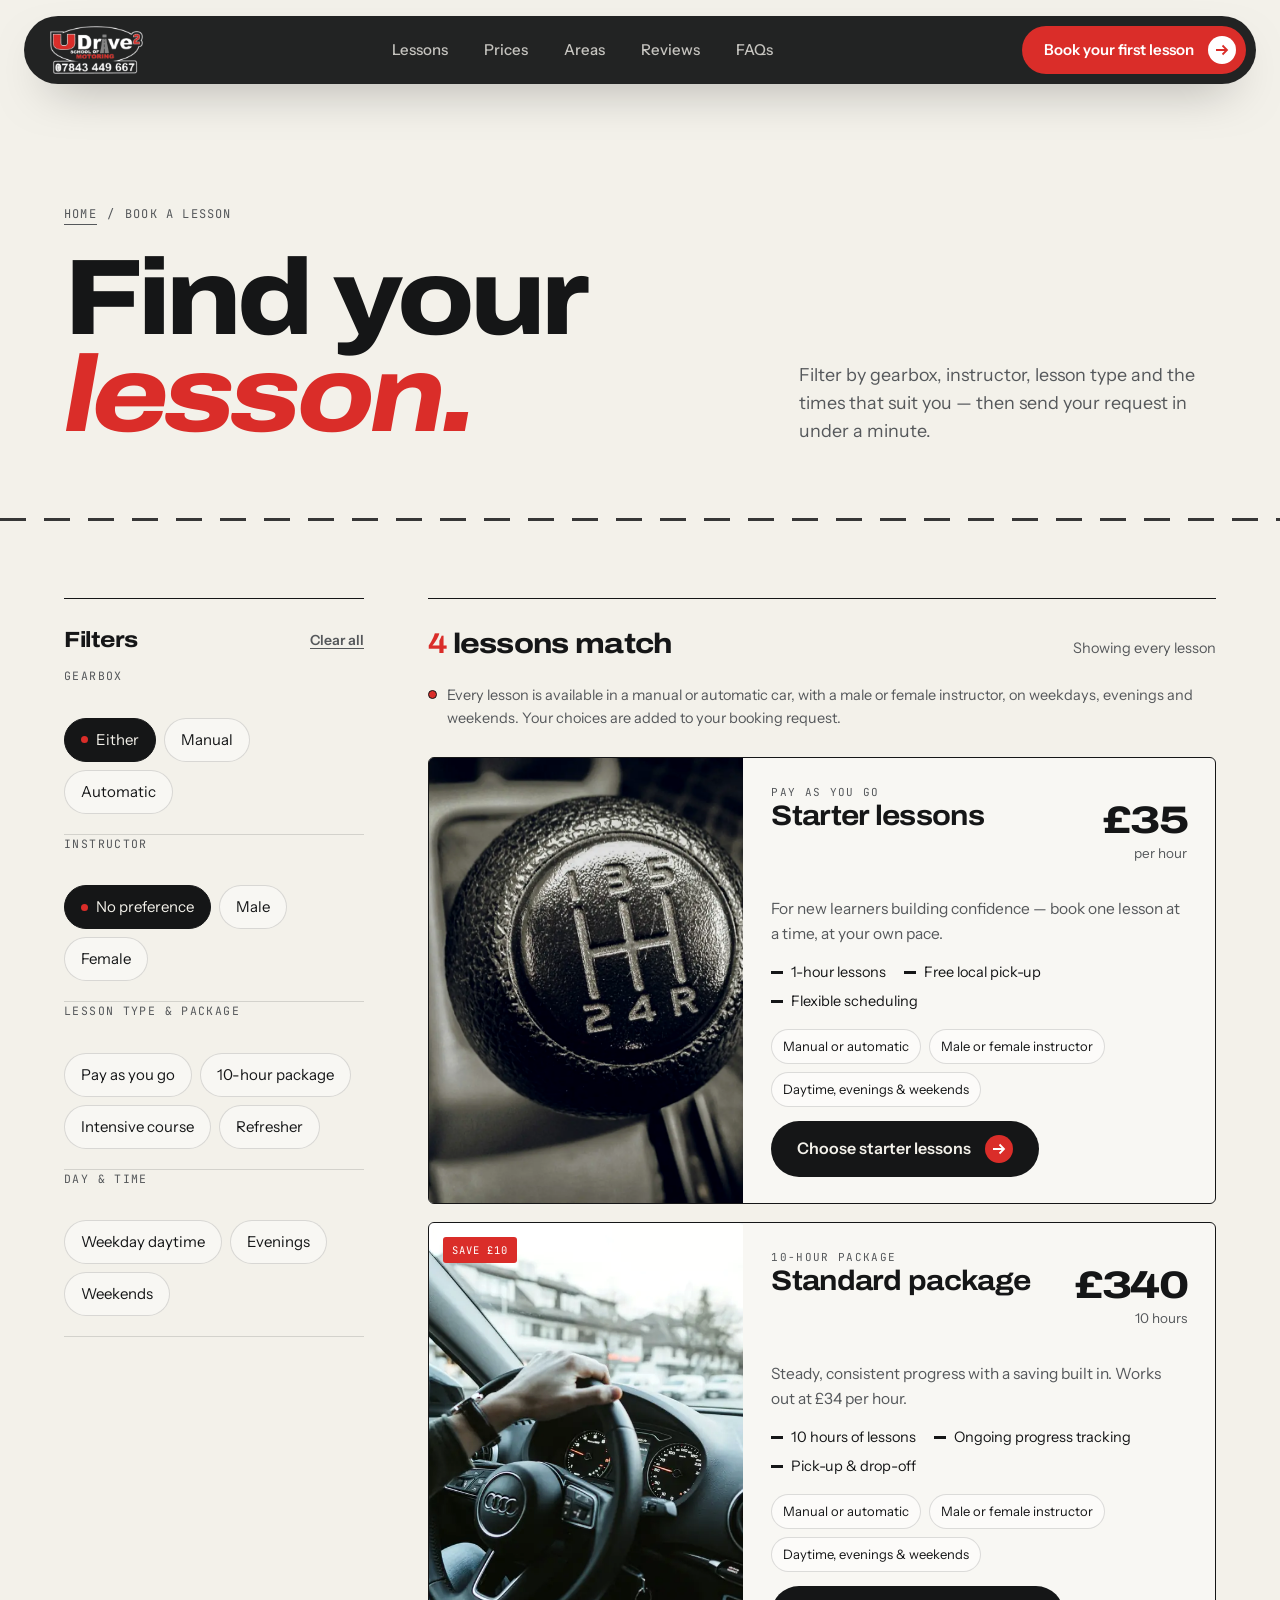
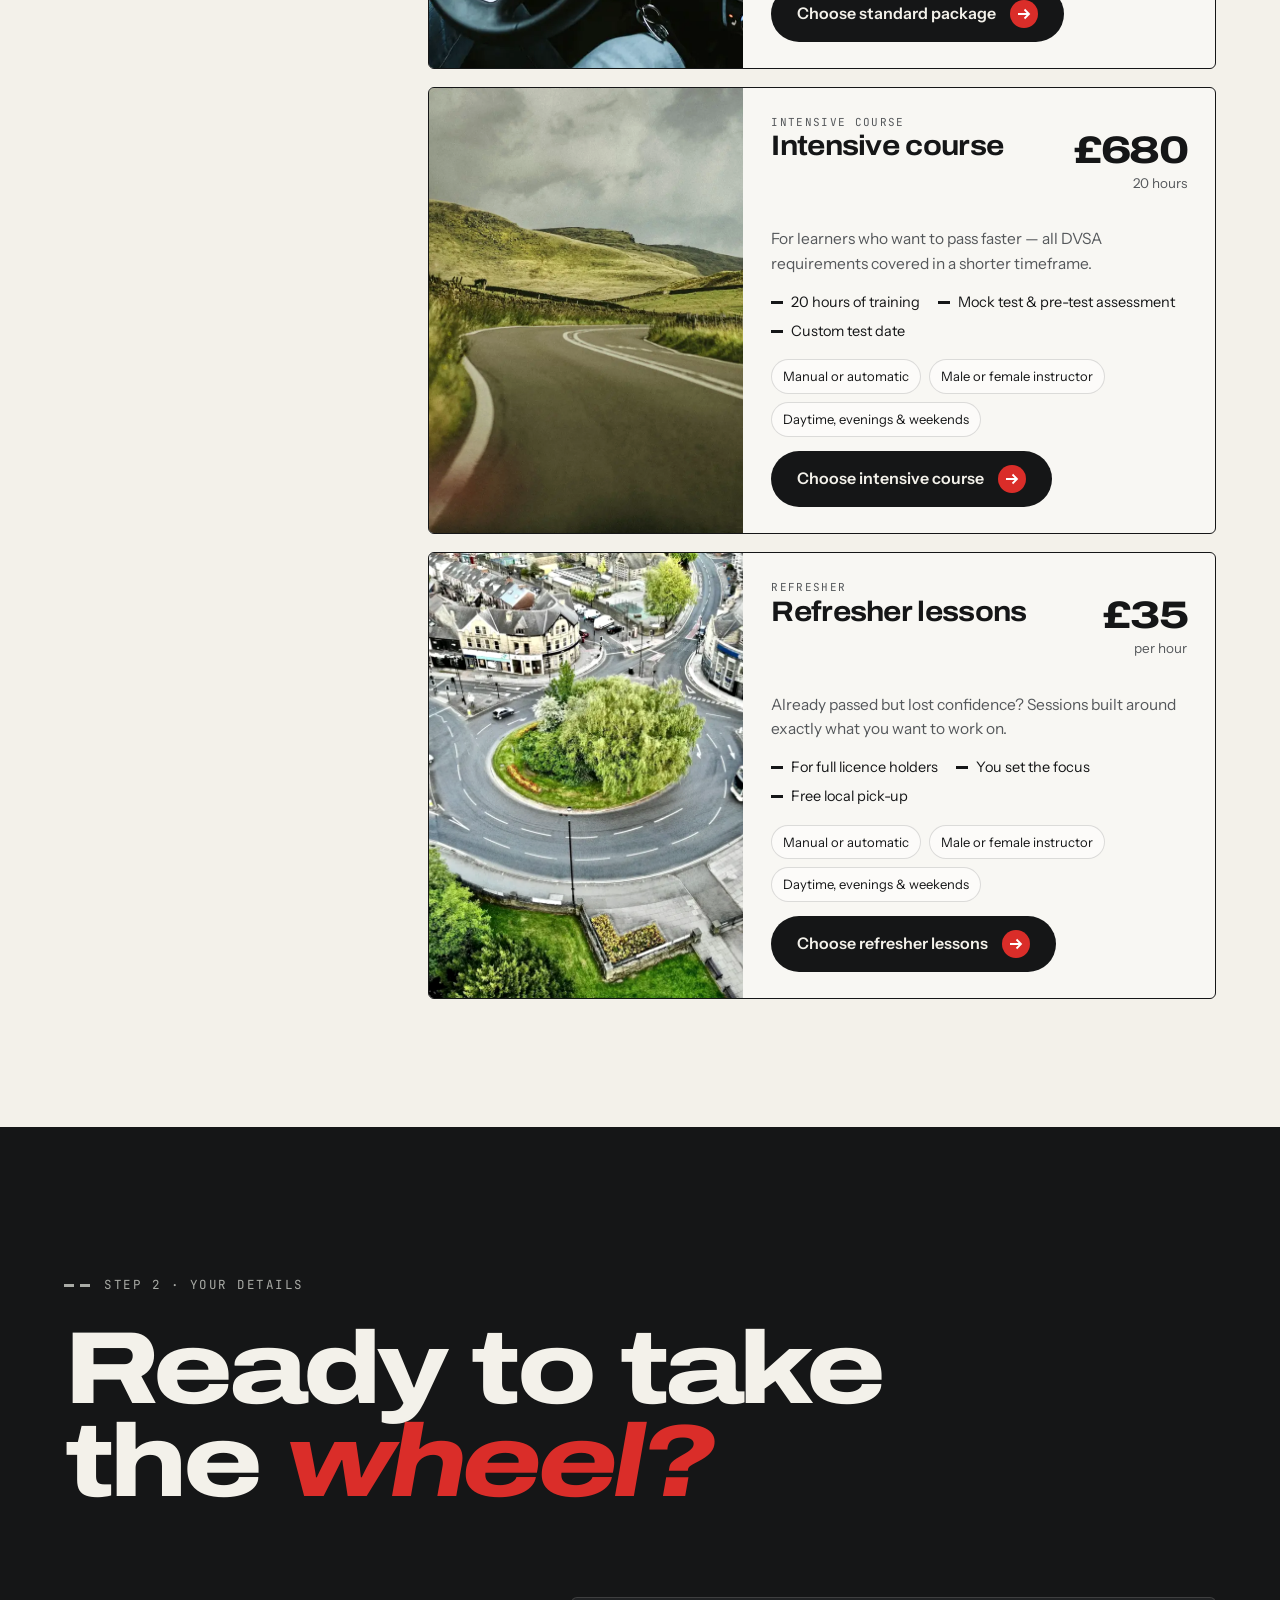
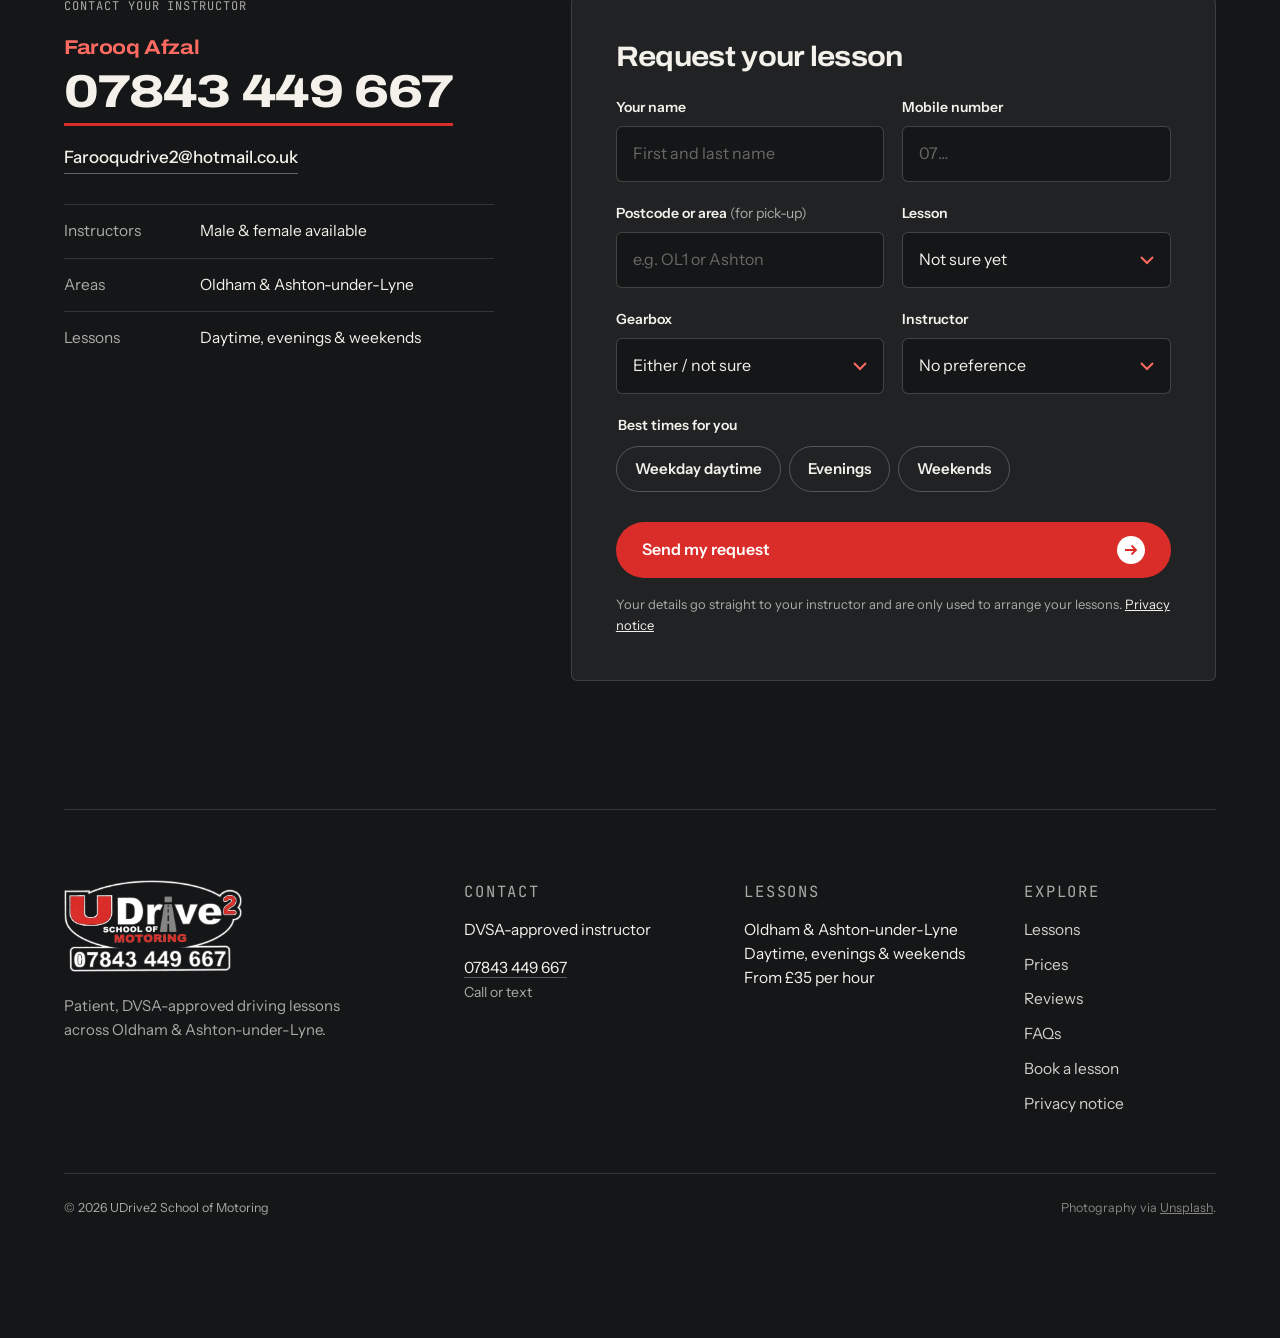
<file: book.html>
<!DOCTYPE html>
<html lang="en-GB">
<head>
<meta charset="utf-8">
<meta name="viewport" content="width=device-width, initial-scale=1">
<title>Book a driving lesson — UDrive2 School of Motoring, Oldham &amp; Ashton</title>
<meta name="description" content="Find the right driving lesson and request your booking. Filter by manual or automatic, male or female instructor, lesson type and the times that suit you.">
<meta name="theme-color" content="#151617">
<link rel="icon" href="assets/favicon-32.png" type="image/png" sizes="32x32">
<link rel="apple-touch-icon" href="assets/favicon-180.png">
<link rel="preconnect" href="https://fonts.googleapis.com">
<link rel="preconnect" href="https://fonts.gstatic.com" crossorigin>
<link href="https://fonts.googleapis.com/css2?family=Archivo:ital,wdth,wght@0,62..125,300..900;1,62..125,300..900&family=Instrument+Sans:wght@400;500;600&family=JetBrains+Mono:wght@400;500&display=swap" rel="stylesheet">
<script>document.documentElement.classList.add('js')</script>
<link rel="stylesheet" href="assets/site.css?v=202611261241">
<style>
/* ---------- finder layout ---------- */
.finder{padding:clamp(50px,6vw,90px) 0 clamp(90px,10vw,140px)}
.finder__grid{display:grid;grid-template-columns:300px minmax(0,1fr);gap:clamp(32px,5vw,72px);align-items:start}
.filters{position:sticky;top:110px;border-top:1.5px solid var(--ink);padding-top:22px}
.filters__head{display:flex;justify-content:space-between;align-items:center;margin-bottom:8px}
.filters__head h2{font-family:var(--display);font-stretch:115%;font-weight:750;letter-spacing:-.02em;font-size:22px;margin:0}
.filters__reset{background:none;border:0;padding:8px 0;font-size:14px;font-weight:600;color:var(--muted);text-decoration:underline;text-underline-offset:3px;cursor:pointer}
.filters__reset:hover{color:var(--ink)}
.fgroup{border:0;margin:0;padding:20px 0;border-bottom:1px solid var(--rule)}
.fgroup legend{padding:0;margin-bottom:12px;font-family:var(--mono);font-size:11.5px;letter-spacing:.12em;text-transform:uppercase;color:var(--muted)}
.fgroup .fchips{gap:8px}
.filters__toggle{display:none}

.results__bar{display:flex;flex-wrap:wrap;justify-content:space-between;align-items:baseline;gap:10px 24px;border-top:1.5px solid var(--ink);padding:22px 0 18px}
.results__count{font-family:var(--display);font-stretch:115%;font-weight:750;font-size:clamp(1.4rem,2.2vw,1.9rem);letter-spacing:-.025em;margin:0}
.results__count b{color:var(--accent)}
.results__sel{font-size:14.5px;color:var(--muted);margin:0}
.results__note{margin:0 0 26px;font-size:14.5px;color:var(--muted);display:flex;gap:10px;align-items:flex-start}
.results__note::before{content:"";flex:none;width:9px;height:9px;margin-top:6px;border-radius:50%;background:var(--accent);border:1.5px solid var(--ink)}

.opts{list-style:none;margin:0;padding:0;display:grid;gap:18px}
.opt{display:grid;grid-template-columns:minmax(0,.8fr) minmax(0,1.2fr);border:1.5px solid var(--ink);border-radius:var(--radius);overflow:hidden;background:rgba(255,255,255,.4);transition:transform .45s var(--ease-out),box-shadow .45s var(--ease-out),background .3s}
.opt:hover{transform:translateY(-3px);box-shadow:0 26px 50px -34px rgba(0,0,0,.45);background:rgba(255,255,255,.65)}
.opt.is-chosen{box-shadow:0 0 0 3px var(--accent)}
.opt[hidden]{display:none}
.opt__media{position:relative;min-height:240px;background:var(--ink)}
.opt__media img{position:absolute;inset:0;width:100%;height:100%;object-fit:cover;filter:saturate(.92) contrast(1.04)}
.opt__media .plan__tag{position:absolute;left:14px;top:14px}
.opt__body{padding:26px 28px 26px;display:flex;flex-direction:column;gap:14px}
.opt__k{font-family:var(--mono);font-size:11px;letter-spacing:.12em;text-transform:uppercase;color:var(--muted);margin:0}
.opt__top{display:flex;justify-content:space-between;align-items:flex-start;gap:16px}
.opt h3{margin:0}
.opt__price{text-align:right;flex:none}
.opt__price b{display:block;font-family:var(--display);font-stretch:125%;font-weight:800;font-size:clamp(2rem,3vw,2.6rem);letter-spacing:-.045em;line-height:1}
.opt__price span{font-size:13.5px;color:var(--muted)}
.opt p.opt__desc{margin:0;color:var(--muted);font-size:15.5px;max-width:52ch}
.opt__inc{list-style:none;margin:0;padding:0;display:flex;flex-wrap:wrap;gap:6px 18px;font-size:14.5px}
.opt__inc li{display:flex;gap:8px;align-items:center}
.opt__inc li::before{content:"";width:12px;height:3px;background:var(--ink)}
.opt__meta{display:flex;flex-wrap:wrap;gap:8px;margin-top:2px}
.opt__meta span{font-size:13px;padding:6px 11px;border-radius:999px;border:1px solid var(--rule);background:rgba(255,255,255,.5)}
.opt__meta span.on{border-color:var(--ink);background:var(--ink);color:var(--paper)}
.opt .btn{align-self:flex-start;margin-top:auto}
.empty{border:1.5px dashed var(--rule);border-radius:var(--radius);padding:40px 28px;text-align:center;color:var(--muted)}
.empty h3{color:var(--ink);margin:0 0 10px}
.empty button{margin-top:16px}

/* ---------- request form ---------- */
.request{padding:clamp(90px,11vw,150px) 0 60px}
.request__title{font-size:clamp(3rem,8vw,7.4rem)}
.request__title em{font-style:italic;color:var(--accent)}
.summary{display:flex;flex-wrap:wrap;gap:8px;margin:0 0 26px;padding:0;list-style:none}
.summary li{font-size:14px;padding:7px 13px;border-radius:999px;background:var(--ink);border:1px solid var(--rule-ink);color:var(--paper)}
.summary li b{color:var(--accent-hi);font-weight:600;margin-right:6px}
.form__row--3{grid-template-columns:1fr 1fr 1fr}
#request{scroll-margin-top:90px}

@media (max-width:1100px){
  .finder__grid{grid-template-columns:1fr}
  .filters{position:static}
  .filters__toggle{display:flex;width:100%;justify-content:space-between;align-items:center;min-height:56px;padding:0 20px;border-radius:999px;border:1.5px solid var(--ink);background:transparent;font-weight:600;font-size:16px;cursor:pointer}
  .filters__toggle .n{font-family:var(--mono);font-size:12px;background:var(--ink);color:var(--paper);border-radius:999px;padding:3px 9px}
  .filters__panel{margin-top:10px}
  .js .filters__panel[data-collapsed="true"]{display:none}
  .filters__head h2{display:none}
}
@media (max-width:720px){
  .opt{grid-template-columns:1fr}
  .opt__media{min-height:0;aspect-ratio:16/9}
  .opt__body{padding:22px 20px}
  .opt__top{flex-direction:column;gap:8px}
  .opt__price{text-align:left}
  .opt .btn{width:100%;justify-content:space-between}
  .form__row--3{grid-template-columns:1fr}
}
</style>
</head>
<body>
<a class="skip" href="#main">Skip to content</a>

<header class="nav" id="top">
  <div class="nav__bar">
    <a class="logo" href="index.html" aria-label="UDrive2 School of Motoring — home"><img src="assets/udrive2-logo.webp" alt="UDrive2 School of Motoring" width="520" height="269"></a>
    <nav aria-label="Main">
      <ul class="nav__links">
        <li><a href="index.html#lessons">Lessons</a></li>
        <li><a href="index.html#prices">Prices</a></li>
        <li><a href="index.html#areas">Areas</a></li>
        <li><a href="reviews.html">Reviews</a></li>
        <li><a href="index.html#faqs">FAQs</a></li>
      </ul>
    </nav>
    <a class="btn nav__cta" href="#request">Book your first lesson <span class="arrow" aria-hidden="true"><svg viewBox="0 0 14 14" fill="none"><path d="M1 7h11M7.5 2.5 12 7l-4.5 4.5" stroke="currentColor" stroke-width="1.8"/></svg></span></a>
    <button class="nav__menu" aria-expanded="false" aria-controls="drawer" aria-label="Open menu"><span></span></button>
  </div>
</header>
<div class="drawer" id="drawer" aria-label="Menu">
  <a class="dl" href="index.html">Home</a>
  <a class="dl" href="index.html#lessons">Lessons</a>
  <a class="dl" href="index.html#prices">Prices</a>
  <a class="dl" href="reviews.html">Reviews</a>
  <a class="dl" href="index.html#faqs">FAQs</a>
  <a class="btn" href="#request">Send a booking request <span class="arrow" aria-hidden="true"><svg viewBox="0 0 14 14" fill="none"><path d="M1 7h11M7.5 2.5 12 7l-4.5 4.5" stroke="currentColor" stroke-width="1.8"/></svg></span></a>
</div>

<main id="main">
  <!-- ============================ HEADER ============================ -->
  <section class="page-hero" aria-labelledby="page-title">
    <div class="wrap">
      <p class="crumbs reveal"><a href="index.html">Home</a> <span aria-hidden="true">/</span> <span>Book a lesson</span></p>
      <div class="page-hero__grid">
        <h1 class="display reveal" id="page-title">Find your<br><em>lesson.</em></h1>
        <p class="lede reveal" style="--d:.1">Filter by gearbox, instructor, lesson type and the times that suit you — then send your request in under a minute.</p>
      </div>
    </div>
    <div class="page-hero__road" aria-hidden="true"></div>
  </section>

  <!-- ============================ FINDER ============================ -->
  <section class="finder" aria-label="Lesson finder">
    <div class="wrap finder__grid">
      <aside class="filters" aria-labelledby="filters-title">
        <button class="filters__toggle" type="button" aria-expanded="false" aria-controls="filters-panel">Filter lessons <span class="n" id="filterCount">0 active</span></button>
        <div class="filters__panel" id="filters-panel" data-collapsed="true">
          <div class="filters__head">
            <h2 id="filters-title">Filters</h2>
            <button class="filters__reset" type="button" id="resetFilters">Clear all</button>
          </div>
          <form id="filters" onsubmit="return false">
            <fieldset class="fgroup">
              <legend>Gearbox</legend>
              <div class="fchips">
                <label class="fchip"><input type="radio" name="gearbox" value="any" checked><span>Either</span></label>
                <label class="fchip"><input type="radio" name="gearbox" value="Manual"><span>Manual</span></label>
                <label class="fchip"><input type="radio" name="gearbox" value="Automatic"><span>Automatic</span></label>
              </div>
            </fieldset>
            <fieldset class="fgroup">
              <legend>Instructor</legend>
              <div class="fchips">
                <label class="fchip"><input type="radio" name="instructor" value="any" checked><span>No preference</span></label>
                <label class="fchip"><input type="radio" name="instructor" value="Male instructor"><span>Male</span></label>
                <label class="fchip"><input type="radio" name="instructor" value="Female instructor"><span>Female</span></label>
              </div>
            </fieldset>
            <fieldset class="fgroup">
              <legend>Lesson type &amp; package</legend>
              <div class="fchips">
                <label class="fchip"><input type="checkbox" name="kind" value="payg"><span>Pay as you go</span></label>
                <label class="fchip"><input type="checkbox" name="kind" value="standard"><span>10-hour package</span></label>
                <label class="fchip"><input type="checkbox" name="kind" value="intensive"><span>Intensive course</span></label>
                <label class="fchip"><input type="checkbox" name="kind" value="refresher"><span>Refresher</span></label>
              </div>
            </fieldset>
            <fieldset class="fgroup">
              <legend>Day &amp; time</legend>
              <div class="fchips">
                <label class="fchip"><input type="checkbox" name="when" value="Weekday daytime"><span>Weekday daytime</span></label>
                <label class="fchip"><input type="checkbox" name="when" value="Evenings"><span>Evenings</span></label>
                <label class="fchip"><input type="checkbox" name="when" value="Weekends"><span>Weekends</span></label>
              </div>
            </fieldset>
          </form>
        </div>
      </aside>

      <div class="results">
        <div class="results__bar">
          <p class="results__count" id="resultCount" aria-live="polite"><b>4</b> lessons match</p>
          <p class="results__sel" id="resultSel">Showing every lesson</p>
        </div>
        <p class="results__note">Every lesson is available in a manual or automatic car, with a male or female instructor, on weekdays, evenings and weekends. Your choices are added to your booking request.</p>
        <ul class="opts" id="opts"></ul>
        <div class="empty" id="empty" hidden>
          <h3 class="h3">Nothing matches those filters</h3>
          <p>Try removing a lesson type, or clear everything to see all lessons.</p>
          <button class="btn btn--ink" type="button" id="emptyReset">Clear filters <span class="arrow" aria-hidden="true"><svg viewBox="0 0 14 14" fill="none"><path d="M1 7h11M7.5 2.5 12 7l-4.5 4.5" stroke="currentColor" stroke-width="1.8"/></svg></span></button>
        </div>
      </div>
    </div>
  </section>

  <!-- ============================ REQUEST ============================ -->
  <section class="book request on-ink" id="request" aria-labelledby="request-title">
    <div class="wrap">
      <p class="eyebrow reveal">Step 2 · Your details</p>
      <h2 class="display request__title reveal" id="request-title">Ready to take<br>the <em>wheel?</em></h2>
      <div class="book__grid">
        <div class="contact reveal">
          <div>
            <p class="mono" style="color:var(--muted-on-ink);margin:0 0 14px">Contact your instructor</p>
            <p class="contact__name">Farooq Afzal</p>
            <a class="contact__tel" href="tel:+447843449667" aria-label="Call 07843 449 667">07843 449 667</a>
            <a class="contact__email" href="mailto:Farooqudrive2@hotmail.co.uk">Farooqudrive2@hotmail.co.uk</a>
          </div>
          <dl>
            <div><dt>Instructors</dt><dd>Male &amp; female available</dd></div>
            <div><dt>Areas</dt><dd>Oldham &amp; Ashton-under-Lyne</dd></div>
            <div><dt>Lessons</dt><dd>Daytime, evenings &amp; weekends</dd></div>
          </dl>
        </div>

        <form class="form reveal" id="book-form" novalidate style="--d:.1" aria-labelledby="form-title">
          <h3 class="form__title h3" id="form-title">Request your lesson</h3>
          <div class="form__fields">
            <ul class="summary" id="summary" aria-label="Your choices"></ul>
            <div class="form__row">
              <div class="field">
                <label for="f-name">Your name</label>
                <input id="f-name" name="name" autocomplete="name" required placeholder="First and last name">
                <span class="err" id="e-name" role="alert"></span>
              </div>
              <div class="field">
                <label for="f-phone">Mobile number</label>
                <input id="f-phone" name="phone" type="tel" autocomplete="tel" inputmode="tel" required placeholder="07…">
                <span class="err" id="e-phone" role="alert"></span>
              </div>
            </div>
            <div class="form__row">
              <div class="field">
                <label for="f-area">Postcode or area <span class="hint">(for pick-up)</span></label>
                <input id="f-area" name="area" autocomplete="postal-code" placeholder="e.g. OL1 or Ashton">
              </div>
              <div class="field">
                <label for="f-lesson">Lesson</label>
                <select id="f-lesson" name="lesson">
                  <option value="">Not sure yet</option>
                  <option value="payg">Pay as you go — £35 per hour</option>
                  <option value="standard">Standard — £340 for 10 hours</option>
                  <option value="intensive">Intensive — £680, 20 hours</option>
                  <option value="refresher">Refresher lessons — £35 per hour</option>
                </select>
              </div>
            </div>
            <div class="form__row">
              <div class="field">
                <label for="f-gearbox">Gearbox</label>
                <select id="f-gearbox" name="gearbox"><option value="any">Either / not sure</option><option>Manual</option><option>Automatic</option></select>
              </div>
              <div class="field">
                <label for="f-instructor">Instructor</label>
                <select id="f-instructor" name="instructor"><option value="any">No preference</option><option>Male instructor</option><option>Female instructor</option></select>
              </div>
            </div>
            <fieldset class="field">
              <legend>Best times for you</legend>
              <div class="chips">
                <label class="chip"><input type="checkbox" name="times" value="Weekday daytime"><span>Weekday daytime</span></label>
                <label class="chip"><input type="checkbox" name="times" value="Evenings"><span>Evenings</span></label>
                <label class="chip"><input type="checkbox" name="times" value="Weekends"><span>Weekends</span></label>
              </div>
            </fieldset>
            <input class="hp" type="text" name="_gotcha" tabindex="-1" autocomplete="off" aria-hidden="true">
            <p class="form__err" id="formErr" role="alert" tabindex="-1" hidden></p>
            <button class="btn" type="submit" id="formSubmit"><span class="btn__label">Send my request</span> <span class="arrow" aria-hidden="true"><svg viewBox="0 0 14 14" fill="none"><path d="M1 7h11M7.5 2.5 12 7l-4.5 4.5" stroke="currentColor" stroke-width="1.8"/></svg></span></button>
            <p class="form__note">Your details go straight to your instructor and are only used to arrange your lessons. <a href="privacy.html">Privacy notice</a></p>
          </div>
          <div class="form__done" tabindex="-1" id="formDone" role="status">
            <span class="done__icon" aria-hidden="true"><svg viewBox="0 0 24 24" fill="none"><path d="m5 12.5 4.5 4.5L19 7.5" stroke="currentColor" stroke-width="2.4" stroke-linecap="round" stroke-linejoin="round"/></svg></span>
            <h3 class="h3" id="doneTitle"></h3>
            <p id="doneText"></p>
            <div class="btns">
              <a class="btn" id="smsLink" href="#" hidden>Send by text <span class="arrow" aria-hidden="true"><svg viewBox="0 0 14 14" fill="none"><path d="M1 7h11M7.5 2.5 12 7l-4.5 4.5" stroke="currentColor" stroke-width="1.8"/></svg></span></a>
              <a class="btn btn--ghost" href="tel:+447843449667">Call instead</a>
            </div>
          </div>
        </form>
      </div>

      <footer class="foot">
        <div class="foot__grid">
          <div class="foot__brand">
            <a class="logo logo--lg" href="index.html" aria-label="UDrive2 School of Motoring — home"><img loading="lazy" src="assets/udrive2-logo.webp" alt="UDrive2 School of Motoring" width="520" height="269"></a>
            <p>Patient, DVSA-approved driving lessons across Oldham &amp; Ashton-under-Lyne.</p>
          </div>
          <div class="foot__col">
            <p class="foot__h">Contact</p>
            <p>DVSA-approved instructor</p>
            <p><a href="tel:+447843449667">07843 449 667</a><br><span class="foot__muted">Call or text</span></p>
          </div>
          <div class="foot__col">
            <p class="foot__h">Lessons</p>
            <p>Oldham &amp; Ashton-under-Lyne<br>Daytime, evenings &amp; weekends<br>From £35 per hour</p>
          </div>
          <nav class="foot__col" aria-label="Footer">
            <p class="foot__h">Explore</p>
            <ul><li><a href="index.html#lessons">Lessons</a></li><li><a href="index.html#prices">Prices</a></li><li><a href="reviews.html">Reviews</a></li><li><a href="index.html#faqs">FAQs</a></li><li><a href="book.html">Book a lesson</a></li><li><a href="privacy.html">Privacy notice</a></li></ul>
          </nav>
        </div>
        <div class="foot__base">
          <small>© <span id="yr">2026</span> UDrive2 School of Motoring</small>
          <small class="credits">Photography via <a href="https://unsplash.com" rel="noopener">Unsplash</a>.</small>
        </div>
      </footer>
    </div>
  </section>
</main>

<nav class="mbar is-shown" id="mbar" aria-label="Quick booking">
  <a class="call" href="tel:+447843449667" aria-label="Call UDrive2"><svg viewBox="0 0 20 20" fill="none" aria-hidden="true"><path d="M4 2.5h3l1.5 4-2 1.3a9 9 0 0 0 5.7 5.7l1.3-2 4 1.5v3A1.5 1.5 0 0 1 16 17.5 13.5 13.5 0 0 1 2.5 4 1.5 1.5 0 0 1 4 2.5Z" stroke="currentColor" stroke-width="1.6"/></svg>Call</a>
  <a class="go" href="#request">Send request</a>
</nav>

<script src="assets/site.js?v=202611261241"></script>
<script>
(() => {
  const $ = (s, c = document) => c.querySelector(s);
  const $$ = (s, c = document) => [...c.querySelectorAll(s)];
  const reduce = matchMedia('(prefers-reduced-motion: reduce)').matches;
  const ARROW = '<span class="arrow" aria-hidden="true"><svg viewBox="0 0 14 14" fill="none"><path d="M1 7h11M7.5 2.5 12 7l-4.5 4.5" stroke="currentColor" stroke-width="1.8"/></svg></span>';

  /* ---------- lesson options (edit prices and inclusions here) ---------- */
  const OPTIONS = [
    { key: 'payg', kicker: 'Pay as you go', title: 'Starter lessons', price: '£35', unit: 'per hour', img: 'img/manual.webp',
      alt: 'Close-up of a manual gear knob',
      desc: 'For new learners building confidence — book one lesson at a time, at your own pace.',
      inc: ['1-hour lessons', 'Free local pick-up', 'Flexible scheduling'] },
    { key: 'standard', kicker: '10-hour package', title: 'Standard package', price: '£340', unit: '10 hours', tag: 'Save £10', img: 'img/stop2.webp',
      alt: "A learner's hands on the steering wheel on a town street",
      desc: 'Steady, consistent progress with a saving built in. Works out at £34 per hour.',
      inc: ['10 hours of lessons', 'Ongoing progress tracking', 'Pick-up & drop-off'] },
    { key: 'intensive', kicker: 'Intensive course', title: 'Intensive course', price: '£680', unit: '20 hours', img: 'img/intensive.webp',
      alt: 'A winding road through green hills',
      desc: 'For learners who want to pass faster — all DVSA requirements covered in a shorter timeframe.',
      inc: ['20 hours of training', 'Mock test & pre-test assessment', 'Custom test date'] },
    { key: 'refresher', kicker: 'Refresher', title: 'Refresher lessons', price: '£35', unit: 'per hour', img: 'img/refresher.webp',
      alt: 'Aerial view of a busy town roundabout',
      desc: 'Already passed but lost confidence? Sessions built around exactly what you want to work on.',
      inc: ['For full licence holders', 'You set the focus', 'Free local pick-up'] }
  ];

  const list = $('#opts');
  list.innerHTML = OPTIONS.map(o => `
    <li class="opt reveal" data-key="${o.key}">
      <div class="opt__media"><img src="${o.img}" alt="${o.alt}" loading="lazy" decoding="async">${o.tag ? `<span class="plan__tag">${o.tag}</span>` : ''}</div>
      <div class="opt__body">
        <div class="opt__top">
          <div><p class="opt__k">${o.kicker}</p><h3 class="h3">${o.title}</h3></div>
          <p class="opt__price"><b>${o.price}</b><span>${o.unit}</span></p>
        </div>
        <p class="opt__desc">${o.desc}</p>
        <ul class="opt__inc">${o.inc.map(x => `<li>${x}</li>`).join('')}</ul>
        <div class="opt__meta" aria-label="Your choices for this lesson"></div>
        <button class="btn btn--ink" type="button" data-choose="${o.key}">Choose ${o.title.toLowerCase()} ${ARROW}</button>
      </div>
    </li>`).join('');
  observeReveals(list);

  /* ---------- filters ---------- */
  const f = $('#filters');
  const state = () => ({
    gearbox: f.gearbox.value,
    instructor: f.instructor.value,
    kinds: $$('input[name="kind"]:checked', f).map(i => i.value),
    when: $$('input[name="when"]:checked', f).map(i => i.value)
  });
  const LABEL = { payg: 'Pay as you go', standard: '10-hour package', intensive: 'Intensive course', refresher: 'Refresher' };

  const render = () => {
    const s = state();
    let n = 0;
    $$('.opt', list).forEach(li => {
      const show = !s.kinds.length || s.kinds.includes(li.dataset.key);
      li.hidden = !show; if (show) n++;
      const meta = [
        [s.gearbox === 'any' ? 'Manual or automatic' : s.gearbox, s.gearbox !== 'any'],
        [s.instructor === 'any' ? 'Male or female instructor' : s.instructor, s.instructor !== 'any'],
        [s.when.length ? s.when.join(' · ') : 'Daytime, evenings & weekends', s.when.length > 0]
      ];
      $('.opt__meta', li).innerHTML = meta.map(([t, on]) => `<span class="${on ? 'on' : ''}">${t}</span>`).join('');
    });
    $('#resultCount').innerHTML = `<b>${n}</b> ${n === 1 ? 'lesson matches' : 'lessons match'}`;
    const bits = [s.gearbox !== 'any' && s.gearbox, s.instructor !== 'any' && s.instructor, ...s.kinds.map(k => LABEL[k]), ...s.when].filter(Boolean);
    $('#resultSel').textContent = bits.length ? bits.join(' · ') : 'Showing every lesson';
    $('#filterCount').textContent = bits.length + ' active';
    $('#empty').hidden = n > 0;
    syncForm();
  };
  f.addEventListener('change', render);
  const reset = () => { f.reset(); render(); };
  $('#resetFilters').addEventListener('click', reset);
  $('#emptyReset').addEventListener('click', reset);

  // mobile: collapsible filter panel
  const tog = $('.filters__toggle'), panel = $('#filters-panel');
  tog.addEventListener('click', () => { const open = tog.getAttribute('aria-expanded') !== 'true'; tog.setAttribute('aria-expanded', open); panel.dataset.collapsed = !open; });

  /* ---------- booking form, kept in step with the filters ---------- */
  const form = $('#book-form');
  let chosen = '';
  const syncForm = () => {
    const s = state();
    form.gearbox.value = s.gearbox; form.instructor.value = s.instructor;
    $$('input[name="times"]', form).forEach(c => c.checked = s.when.includes(c.value));
    if (!chosen && s.kinds.length === 1) form.lesson.value = s.kinds[0];
    summary();
  };
  const summary = () => {
    const lessonTxt = form.lesson.selectedOptions[0].text;
    const times = $$('input[name="times"]:checked', form).map(i => i.value).join(', ');
    const items = [['Lesson', form.lesson.value ? lessonTxt : ''], ['Gearbox', form.gearbox.value !== 'any' ? form.gearbox.value : ''], ['Instructor', form.instructor.value !== 'any' ? form.instructor.value : ''], ['Times', times]].filter(x => x[1]);
    $('#summary').innerHTML = items.map(([k, v]) => `<li><b>${k}</b>${v}</li>`).join('');
    $('#summary').hidden = !items.length;
  };
  form.addEventListener('change', summary);

  list.addEventListener('click', e => {
    const b = e.target.closest('[data-choose]'); if (!b) return;
    chosen = b.dataset.choose; form.lesson.value = chosen;
    $$('.opt', list).forEach(li => li.classList.toggle('is-chosen', li.dataset.key === chosen));
    summary();
    $('#request').scrollIntoView({ behavior: reduce ? 'auto' : 'smooth' });
    setTimeout(() => form.name.focus({ preventScroll: true }), reduce ? 0 : 600);
  });

  /* ---------- preselect from links on the homepage ---------- */
  const q = new URLSearchParams(location.search);
  const plan = q.get('plan'), type = q.get('type');
  const tick = v => { const i = $(`input[name="kind"][value="${v}"]`, f); if (i) i.checked = true; };
  if (plan) { const k = plan === 'starter' ? 'payg' : plan; tick(k); chosen = k; form.lesson.value = k; }
  if (q.get('instructor') === 'female') f.instructor.value = 'Female instructor';
  if (q.get('instructor') === 'male') f.instructor.value = 'Male instructor';
  if (type === 'manual') f.gearbox.value = 'Manual';
  if (type === 'automatic') f.gearbox.value = 'Automatic';
  if (type === 'intensive' || type === 'refresher') tick(type);
  render();

  /* ---------- send ---------- */
  // Same delivery set-up as the homepage form. Add a Formspree / FormSubmit endpoint to send directly.
  const FORM_CONFIG = { endpoint: '', responseTime: '' };
  const submitBtn = $('#formSubmit'), errBox = $('#formErr');
  const setErr = (id, msg) => { const i = $('#f-' + id), e = $('#e-' + id); e.textContent = msg; i.setAttribute('aria-invalid', !!msg); if (msg) i.setAttribute('aria-describedby', 'e-' + id); else i.removeAttribute('aria-describedby'); return !msg; };
  const smsHref = msg => 'sms:+447843449667?&body=' + encodeURIComponent(msg);
  const showDone = (title, text, sms) => {
    $('#doneTitle').textContent = title; $('#doneText').textContent = text;
    const l = $('#smsLink'); l.hidden = !sms; if (sms) l.href = sms;
    form.classList.add('is-done'); $('#formDone').focus({ preventScroll: true });
    scrollTo({ top: form.getBoundingClientRect().top + scrollY - 120, behavior: reduce ? 'auto' : 'smooth' });
  };
  const setBusy = on => { submitBtn.disabled = on; form.setAttribute('aria-busy', on); $('.btn__label', submitBtn).textContent = on ? 'Sending…' : 'Send my request'; };
  form.addEventListener('submit', async e => {
    e.preventDefault(); errBox.hidden = true;
    const name = form.name.value.trim(), phone = form.phone.value.trim();
    const ok1 = setErr('name', name ? '' : 'Please tell us your name.');
    const ok2 = setErr('phone', /^\+?[\d\s()-]{10,}$/.test(phone) ? '' : 'Please enter a valid UK mobile number.');
    if (!ok1 || !ok2) { (!ok1 ? form.name : form.phone).focus(); return; }
    const first = name.split(' ')[0];
    const d = {
      lesson: form.lesson.value ? form.lesson.selectedOptions[0].text : 'Not sure yet',
      gearbox: form.gearbox.value === 'any' ? 'Either' : form.gearbox.value,
      instructor: form.instructor.value === 'any' ? 'No preference' : form.instructor.value,
      times: $$('input[name="times"]:checked', form).map(i => i.value).join(', ') || 'Flexible',
      area: form.area.value.trim() || '-'
    };
    const msg = `Hi, I'd like to book a lesson with UDrive2.\nName: ${name}\nMobile: ${phone}\nArea: ${d.area}\nLesson: ${d.lesson}\nGearbox: ${d.gearbox}\nInstructor: ${d.instructor}\nBest times: ${d.times}`;
    if (form._gotcha.value) return showDone(`Thanks, ${first}.`, 'Your request has been received.');
    if (!FORM_CONFIG.endpoint) return showDone(`Nearly there, ${first}.`, 'Tap below to send your request by text — or give us a call — and we’ll arrange your lesson.', smsHref(msg));
    setBusy(true);
    try {
      const res = await fetch(FORM_CONFIG.endpoint, { method: 'POST', headers: { 'Content-Type': 'application/json', Accept: 'application/json' },
        body: JSON.stringify({ name, phone, area: d.area, lesson: d.lesson, gearbox: d.gearbox, instructor: d.instructor, best_times: d.times, _subject: `New lesson enquiry — ${name}`, _template: 'table' }) });
      if (!res.ok) throw new Error('HTTP ' + res.status);
      showDone(`Thanks, ${first} — request received.`, `We’ll contact you on ${phone}${FORM_CONFIG.responseTime ? ' ' + FORM_CONFIG.responseTime : ''} to arrange your lesson.`);
      form.reset();
    } catch (err) {
      errBox.innerHTML = 'Sorry — your request didn’t go through. Please try again or <a href="' + smsHref(msg) + '">send it by text</a>.';
      errBox.hidden = false; errBox.focus();
    } finally { setBusy(false); }
  });
})();
</script>
</body>
</html>
</file>
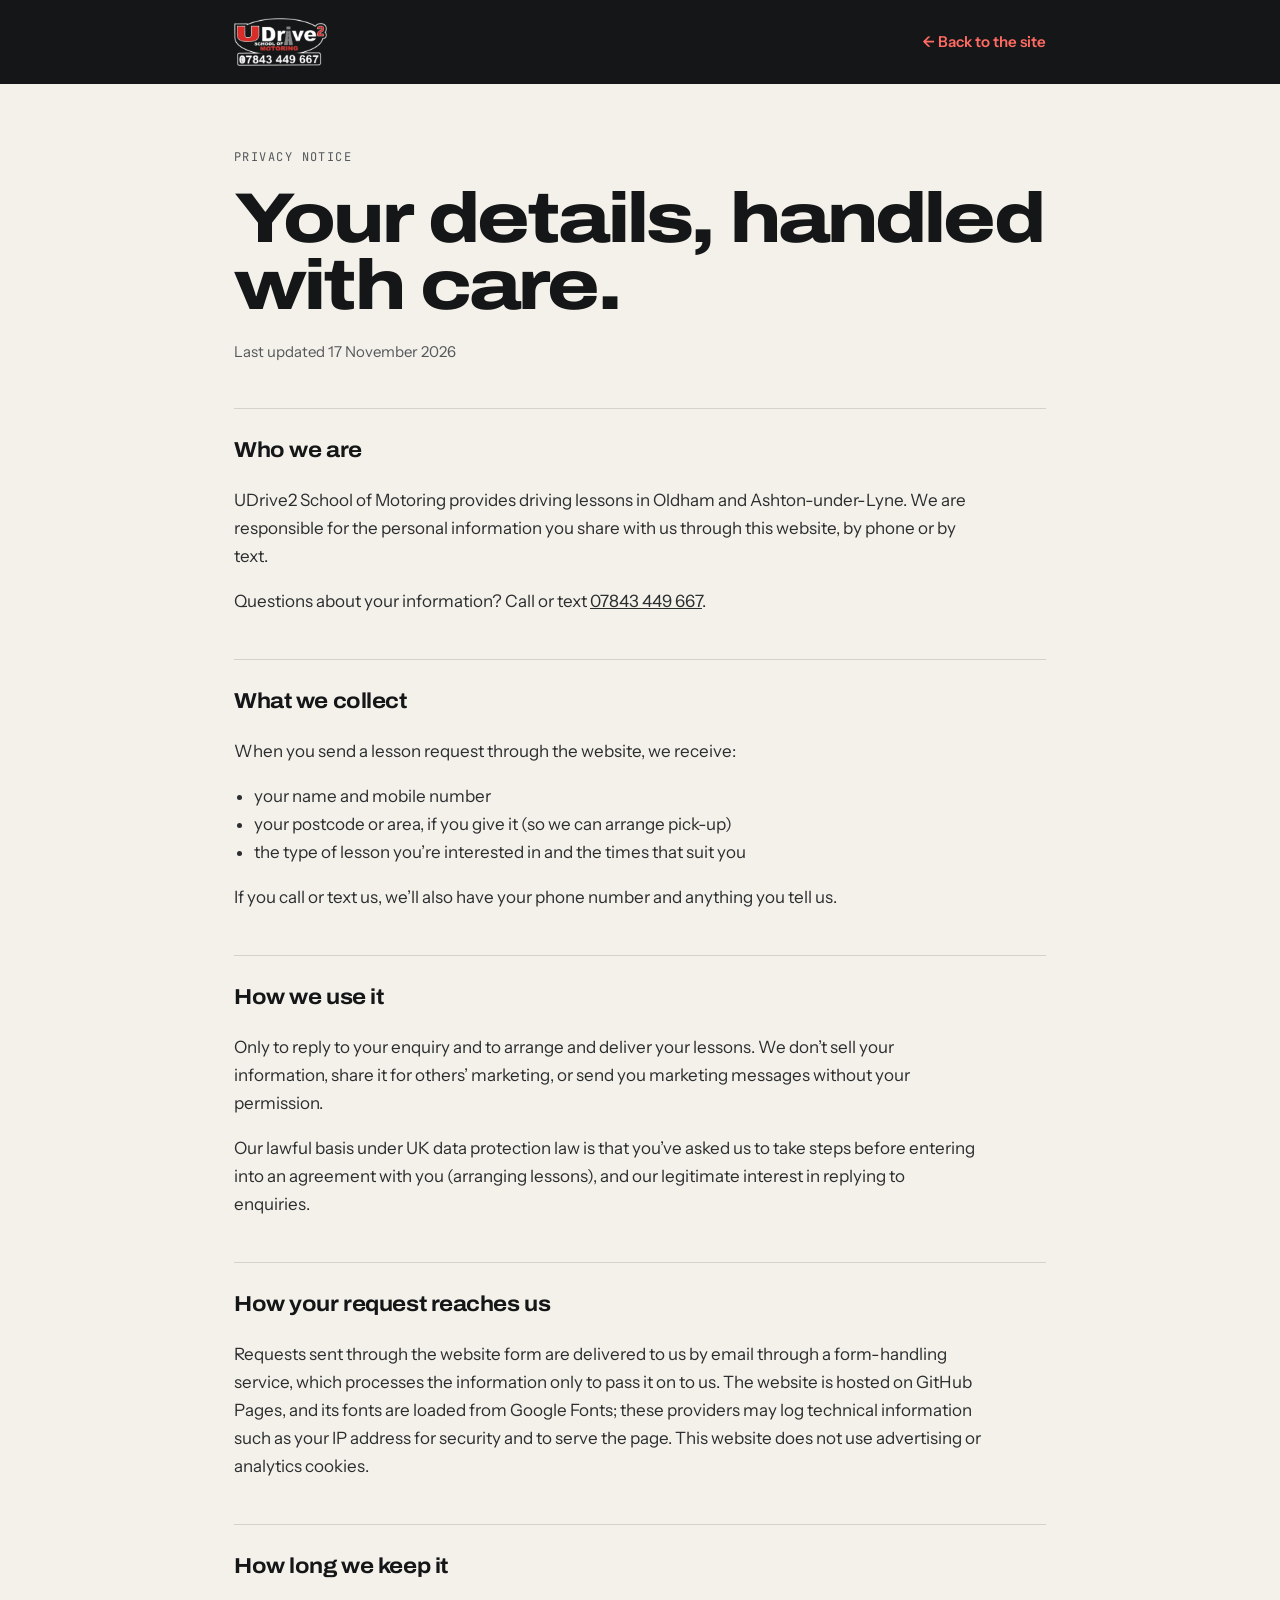
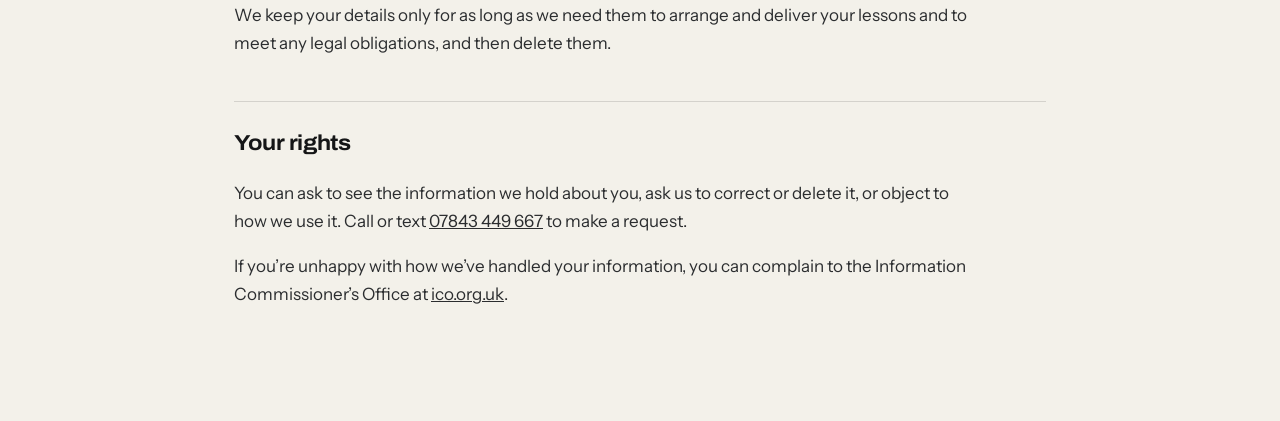
<file: privacy.html>
<!DOCTYPE html>
<html lang="en-GB">
<head>
<meta charset="utf-8">
<meta name="viewport" content="width=device-width, initial-scale=1">
<title>Privacy notice — UDrive2 School of Motoring</title>
<meta name="description" content="How UDrive2 School of Motoring uses the details you send through the website.">
<meta name="theme-color" content="#151617">
<meta name="robots" content="noindex">
<link rel="icon" href="assets/favicon-32.png" type="image/png" sizes="32x32">
<link rel="apple-touch-icon" href="assets/favicon-180.png">
<link rel="preconnect" href="https://fonts.googleapis.com">
<link rel="preconnect" href="https://fonts.gstatic.com" crossorigin>
<link href="https://fonts.googleapis.com/css2?family=Archivo:wdth,wght@62..125,300..900&family=Instrument+Sans:wght@400;500;600&family=JetBrains+Mono:wght@400;500&display=swap" rel="stylesheet">
<style>
:root{--paper:#F3F1EA;--ink:#151617;--muted:#55585B;--muted-on-ink:#A9ABA6;--accent:#DA2D29;--accent-hi:#FF6B63;--rule:rgba(21,22,23,.14);--display:"Archivo",Arial,sans-serif;--body:"Instrument Sans",Arial,sans-serif;--mono:"JetBrains Mono",ui-monospace,monospace}
*{box-sizing:border-box}
body{margin:0;background:var(--paper);color:var(--ink);font-family:var(--body);font-size:17px;line-height:1.65;-webkit-font-smoothing:antialiased}
a{color:inherit}
:focus-visible{outline:3px solid var(--accent);outline-offset:3px;box-shadow:0 0 0 6px rgba(21,22,23,.85);border-radius:4px}
.top{background:var(--ink);color:var(--paper)}
.top__in{max-width:860px;margin:0 auto;padding:18px 24px;display:flex;justify-content:space-between;align-items:center;gap:20px}
.logo{display:block;line-height:0}.logo img{height:48px;width:auto}
.brand{display:inline-flex;align-items:center;gap:11px;text-decoration:none;color:var(--paper)}
.brand svg{width:38px;height:38px}
.brand__type{display:flex;flex-direction:column;line-height:1}
.brand__word{font-family:var(--display);font-stretch:125%;font-weight:800;font-size:21px;letter-spacing:-.035em}
.brand__word sup{font-size:.56em;line-height:0;vertical-align:.8em;color:var(--accent)}
.brand__sub{font-family:var(--mono);font-size:10px;letter-spacing:.14em;text-transform:uppercase;color:var(--muted-on-ink);margin-top:5px}
.back{font-size:15px;color:var(--accent-hi);text-decoration:none;font-weight:600}
main{max-width:860px;margin:0 auto;padding:64px 24px 96px}
.eyebrow{font-family:var(--mono);font-size:12px;letter-spacing:.12em;text-transform:uppercase;color:var(--muted);margin:0 0 18px}
h1{font-family:var(--display);font-stretch:120%;font-weight:800;letter-spacing:-.04em;line-height:.95;font-size:clamp(2.6rem,7vw,4.4rem);margin:0 0 20px}
h2{font-family:var(--display);font-stretch:110%;font-weight:700;letter-spacing:-.02em;font-size:1.35rem;margin:44px 0 10px;padding-top:24px;border-top:1px solid var(--rule)}
p,li{color:#2b2d2f;max-width:68ch}
ul{padding-left:20px}
.meta{color:var(--muted);font-size:15px}
</style>
</head>
<body>
<header class="top">
  <div class="top__in">
    <a class="logo" href="index.html" aria-label="UDrive2 School of Motoring — home"><img src="assets/udrive2-logo.webp" alt="UDrive2 School of Motoring" width="520" height="269"></a>
    <a class="back" href="index.html">← Back to the site</a>
  </div>
</header>
<main>
  <p class="eyebrow">Privacy notice</p>
  <h1>Your details, handled with care.</h1>
  <p class="meta">Last updated 17 November 2026</p>

  <h2>Who we are</h2>
  <p>UDrive2 School of Motoring provides driving lessons in Oldham and Ashton-under-Lyne. We are responsible for the personal information you share with us through this website, by phone or by text.</p>
  <p>Questions about your information? Call or text <a href="tel:+447843449667">07843 449 667</a>.</p>

  <h2>What we collect</h2>
  <p>When you send a lesson request through the website, we receive:</p>
  <ul>
    <li>your name and mobile number</li>
    <li>your postcode or area, if you give it (so we can arrange pick-up)</li>
    <li>the type of lesson you’re interested in and the times that suit you</li>
  </ul>
  <p>If you call or text us, we’ll also have your phone number and anything you tell us.</p>

  <h2>How we use it</h2>
  <p>Only to reply to your enquiry and to arrange and deliver your lessons. We don’t sell your information, share it for others’ marketing, or send you marketing messages without your permission.</p>
  <p>Our lawful basis under UK data protection law is that you’ve asked us to take steps before entering into an agreement with you (arranging lessons), and our legitimate interest in replying to enquiries.</p>

  <h2>How your request reaches us</h2>
  <p>Requests sent through the website form are delivered to us by email through a form-handling service, which processes the information only to pass it on to us. The website is hosted on GitHub Pages, and its fonts are loaded from Google Fonts; these providers may log technical information such as your IP address for security and to serve the page. This website does not use advertising or analytics cookies.</p>

  <h2>How long we keep it</h2>
  <p>We keep your details only for as long as we need them to arrange and deliver your lessons and to meet any legal obligations, and then delete them.</p>

  <h2>Your rights</h2>
  <p>You can ask to see the information we hold about you, ask us to correct or delete it, or object to how we use it. Call or text <a href="tel:+447843449667">07843 449 667</a> to make a request.</p>
  <p>If you’re unhappy with how we’ve handled your information, you can complain to the Information Commissioner’s Office at <a href="https://ico.org.uk" rel="noopener">ico.org.uk</a>.</p>
</main>
</body>
</html>
</file>
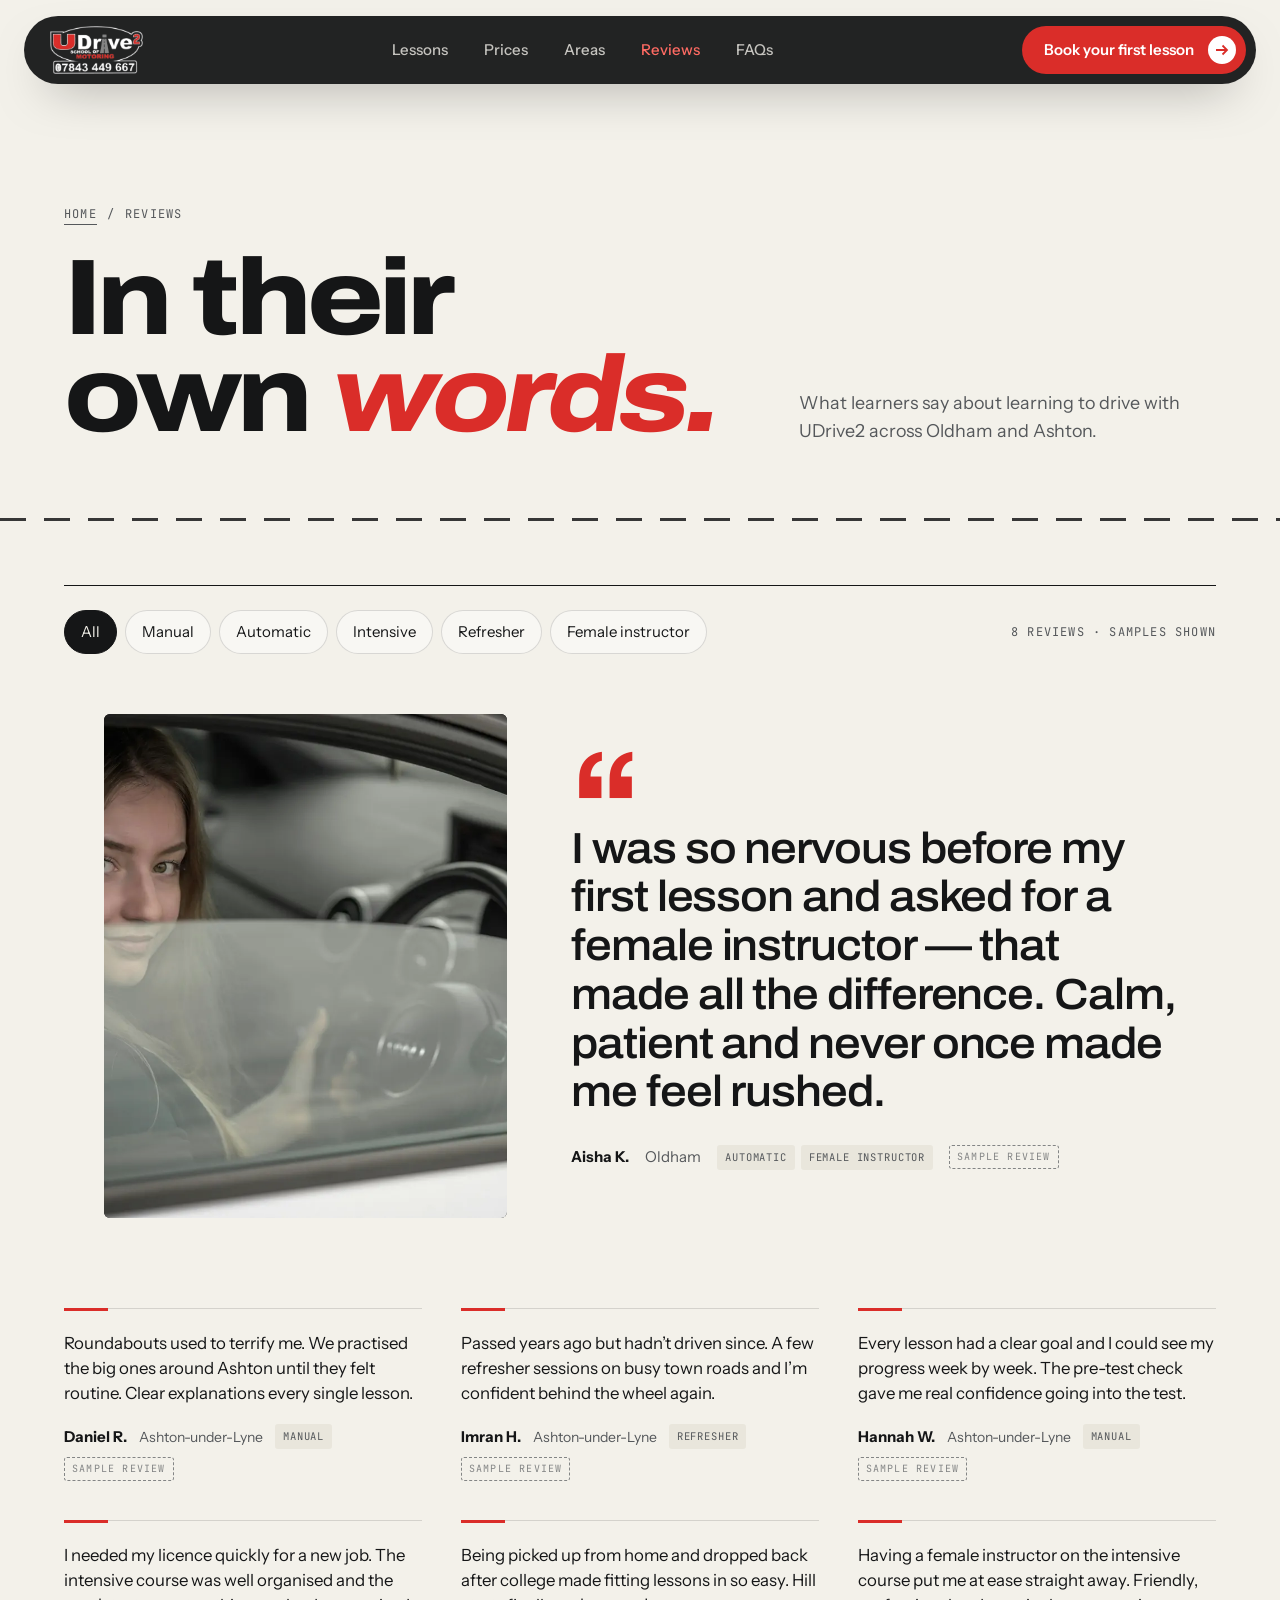
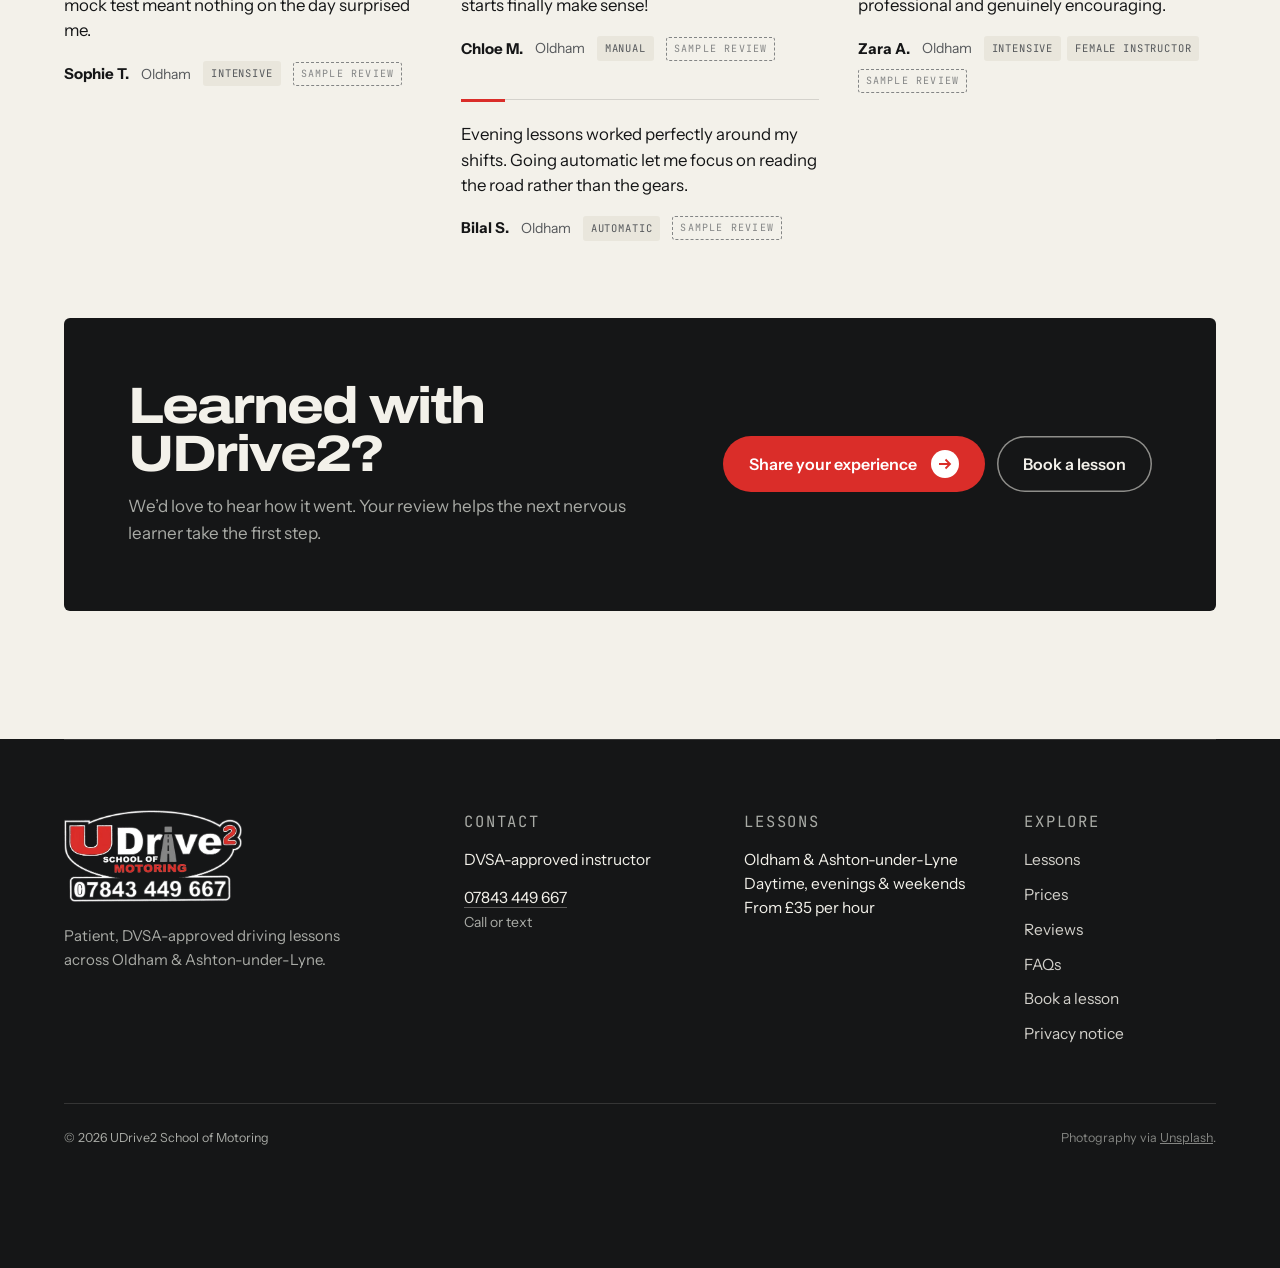
<file: reviews.html>
<!DOCTYPE html>
<html lang="en-GB">
<head>
<meta charset="utf-8">
<meta name="viewport" content="width=device-width, initial-scale=1">
<title>Reviews — UDrive2 School of Motoring, Oldham &amp; Ashton</title>
<meta name="description" content="What learners say about driving lessons with UDrive2 School of Motoring in Oldham and Ashton-under-Lyne.">
<meta name="theme-color" content="#151617">
<link rel="icon" href="assets/favicon-32.png" type="image/png" sizes="32x32">
<link rel="apple-touch-icon" href="assets/favicon-180.png">
<link rel="preconnect" href="https://fonts.googleapis.com">
<link rel="preconnect" href="https://fonts.gstatic.com" crossorigin>
<link href="https://fonts.googleapis.com/css2?family=Archivo:ital,wdth,wght@0,62..125,300..900;1,62..125,300..900&family=Instrument+Sans:wght@400;500;600&family=JetBrains+Mono:wght@400;500&display=swap" rel="stylesheet">
<script>document.documentElement.classList.add('js')</script>
<link rel="stylesheet" href="assets/site.css?v=202611261241">
<style>
.rv{padding:clamp(40px,5vw,70px) 0 clamp(90px,10vw,140px)}
.rv__bar{display:flex;flex-wrap:wrap;justify-content:space-between;align-items:center;gap:16px 30px;border-top:1.5px solid var(--ink);padding-top:24px;margin-bottom:clamp(36px,5vw,60px)}
.rv__count{font-family:var(--mono);font-size:12px;letter-spacing:.1em;text-transform:uppercase;color:var(--muted);margin:0}

/* featured review */
.feature{display:grid;grid-template-columns:minmax(0,.8fr) minmax(0,1.2fr);gap:clamp(30px,5vw,80px);align-items:center;margin-bottom:clamp(50px,7vw,100px)}
.feature__img{position:relative;aspect-ratio:4/5;border-radius:var(--radius);overflow:hidden;background:var(--ink)}
.feature__img img{width:100%;height:100%;object-fit:cover;filter:saturate(.92) contrast(1.04)}
.feature__mark{font-family:var(--display);font-weight:800;font-size:140px;line-height:.55;color:var(--accent);display:block;height:62px}
.feature blockquote{margin:0;font-family:var(--display);font-stretch:108%;font-weight:550;font-size:clamp(1.7rem,3.4vw,3rem);letter-spacing:-.025em;line-height:1.12}
.feature figcaption{margin-top:28px;display:flex;flex-wrap:wrap;align-items:center;gap:12px 16px;color:var(--muted);font-size:15px}
.feature figcaption strong{color:var(--ink)}
.feature__fade{transition:opacity .35s var(--ease-out),transform .45s var(--ease-out)}
.feature__fade.is-swapping{opacity:0;transform:translateY(10px)}

/* the rest — editorial columns, not a card grid */
.wall{columns:3 300px;column-gap:clamp(24px,3vw,44px)}
.rcard{break-inside:avoid;margin:0 0 clamp(24px,3vw,40px);padding-top:22px;border-top:1px solid var(--rule);position:relative}
.rcard::before{content:"";position:absolute;left:0;top:-1px;width:44px;height:3px;background:var(--accent)}
.rcard blockquote{margin:0 0 18px;font-size:clamp(1.05rem,1.3vw,1.2rem);line-height:1.5}
.rcard figcaption{display:flex;flex-wrap:wrap;gap:8px 12px;align-items:center;font-size:14px;color:var(--muted)}
.rcard figcaption strong{color:var(--ink);font-size:15px}
.rtags{display:flex;flex-wrap:wrap;gap:6px}
.rtags span{font-family:var(--mono);font-size:10.5px;letter-spacing:.08em;text-transform:uppercase;padding:4px 8px;border-radius:3px;background:var(--paper-2)}
.rv__empty{color:var(--muted)}

/* leave-a-review band */
.leave{display:grid;grid-template-columns:minmax(0,1.2fr) auto;gap:30px;align-items:center;padding:clamp(36px,5vw,64px);border-radius:var(--radius);margin-top:clamp(40px,6vw,80px)}
.leave h2{font-size:clamp(2rem,4vw,3.4rem)}
.leave p{margin:14px 0 0;color:var(--muted-on-ink);max-width:46ch}
.leave .btns{display:flex;flex-wrap:wrap;gap:12px}

@media (max-width:920px){
  .feature{grid-template-columns:1fr}
  .feature__img{aspect-ratio:16/10}
  .leave{grid-template-columns:1fr}
  .leave .btn{width:100%;justify-content:space-between}
}
</style>
</head>
<body>
<a class="skip" href="#main">Skip to content</a>

<header class="nav" id="top">
  <div class="nav__bar">
    <a class="logo" href="index.html" aria-label="UDrive2 School of Motoring — home"><img src="assets/udrive2-logo.webp" alt="UDrive2 School of Motoring" width="520" height="269"></a>
    <nav aria-label="Main">
      <ul class="nav__links">
        <li><a href="index.html#lessons">Lessons</a></li>
        <li><a href="index.html#prices">Prices</a></li>
        <li><a href="index.html#areas">Areas</a></li>
        <li><a href="reviews.html" aria-current="true">Reviews</a></li>
        <li><a href="index.html#faqs">FAQs</a></li>
      </ul>
    </nav>
    <a class="btn nav__cta" href="book.html">Book your first lesson <span class="arrow" aria-hidden="true"><svg viewBox="0 0 14 14" fill="none"><path d="M1 7h11M7.5 2.5 12 7l-4.5 4.5" stroke="currentColor" stroke-width="1.8"/></svg></span></a>
    <button class="nav__menu" aria-expanded="false" aria-controls="drawer" aria-label="Open menu"><span></span></button>
  </div>
</header>
<div class="drawer" id="drawer" aria-label="Menu">
  <a class="dl" href="index.html">Home</a>
  <a class="dl" href="index.html#lessons">Lessons</a>
  <a class="dl" href="index.html#prices">Prices</a>
  <a class="dl" href="reviews.html">Reviews</a>
  <a class="dl" href="index.html#faqs">FAQs</a>
  <a class="btn" href="book.html">Book your first lesson <span class="arrow" aria-hidden="true"><svg viewBox="0 0 14 14" fill="none"><path d="M1 7h11M7.5 2.5 12 7l-4.5 4.5" stroke="currentColor" stroke-width="1.8"/></svg></span></a>
</div>

<main id="main">
  <section class="page-hero" aria-labelledby="page-title">
    <div class="wrap">
      <p class="crumbs reveal"><a href="index.html">Home</a> <span aria-hidden="true">/</span> <span>Reviews</span></p>
      <div class="page-hero__grid">
        <h1 class="display reveal" id="page-title">In their<br>own <em>words.</em></h1>
        <p class="lede reveal" style="--d:.1">What learners say about learning to drive with UDrive2 across Oldham and Ashton.</p>
      </div>
    </div>
    <div class="page-hero__road" aria-hidden="true"></div>
  </section>

  <section class="rv" aria-label="Learner reviews">
    <div class="wrap">
      <div class="rv__bar">
        <div class="fchips" role="group" aria-label="Filter reviews" id="rvFilters">
          <button class="fchip-btn" type="button" data-f="all" aria-pressed="true">All</button>
          <button class="fchip-btn" type="button" data-f="Manual" aria-pressed="false">Manual</button>
          <button class="fchip-btn" type="button" data-f="Automatic" aria-pressed="false">Automatic</button>
          <button class="fchip-btn" type="button" data-f="Intensive" aria-pressed="false">Intensive</button>
          <button class="fchip-btn" type="button" data-f="Refresher" aria-pressed="false">Refresher</button>
          <button class="fchip-btn" type="button" data-f="Female instructor" aria-pressed="false">Female instructor</button>
        </div>
        <p class="rv__count" id="rvCount" aria-live="polite"></p>
      </div>

      <figure class="feature reveal" id="feature">
        <div class="feature__img"><img id="featureImg" src="img/trust.webp" width="1200" height="900" alt="" loading="lazy" decoding="async"></div>
        <div class="feature__fade">
          <span class="feature__mark" aria-hidden="true">“</span>
          <blockquote id="featureText"></blockquote>
          <figcaption id="featureBy"></figcaption>
        </div>
      </figure>

      <div class="wall" id="wall"></div>
      <p class="rv__empty" id="rvEmpty" hidden>No reviews in this category yet.</p>

      <div class="leave on-ink reveal">
        <div>
          <h2 class="h2">Learned with UDrive2?</h2>
          <p>We’d love to hear how it went. Your review helps the next nervous learner take the first step.</p>
        </div>
        <div class="btns">
          <a class="btn" href="index.html#book">Share your experience <span class="arrow" aria-hidden="true"><svg viewBox="0 0 14 14" fill="none"><path d="M1 7h11M7.5 2.5 12 7l-4.5 4.5" stroke="currentColor" stroke-width="1.8"/></svg></span></a>
          <a class="btn btn--ghost" href="book.html">Book a lesson</a>
        </div>
      </div>
    </div>
  </section>

  <section class="book on-ink" style="padding-top:0" aria-label="Site footer">
    <div class="wrap">
      <footer class="foot" style="margin-top:0">
        <div class="foot__grid">
          <div class="foot__brand">
            <a class="logo logo--lg" href="index.html" aria-label="UDrive2 School of Motoring — home"><img loading="lazy" src="assets/udrive2-logo.webp" alt="UDrive2 School of Motoring" width="520" height="269"></a>
            <p>Patient, DVSA-approved driving lessons across Oldham &amp; Ashton-under-Lyne.</p>
          </div>
          <div class="foot__col">
            <p class="foot__h">Contact</p>
            <p>DVSA-approved instructor</p>
            <p><a href="tel:+447843449667">07843 449 667</a><br><span class="foot__muted">Call or text</span></p>
          </div>
          <div class="foot__col">
            <p class="foot__h">Lessons</p>
            <p>Oldham &amp; Ashton-under-Lyne<br>Daytime, evenings &amp; weekends<br>From £35 per hour</p>
          </div>
          <nav class="foot__col" aria-label="Footer">
            <p class="foot__h">Explore</p>
            <ul><li><a href="index.html#lessons">Lessons</a></li><li><a href="index.html#prices">Prices</a></li><li><a href="reviews.html">Reviews</a></li><li><a href="index.html#faqs">FAQs</a></li><li><a href="book.html">Book a lesson</a></li><li><a href="privacy.html">Privacy notice</a></li></ul>
          </nav>
        </div>
        <div class="foot__base">
          <small>© <span id="yr">2026</span> UDrive2 School of Motoring</small>
          <small class="credits">Photography via <a href="https://unsplash.com" rel="noopener">Unsplash</a>.</small>
        </div>
      </footer>
    </div>
  </section>
</main>

<nav class="mbar is-shown" id="mbar" aria-label="Quick booking">
  <a class="call" href="tel:+447843449667" aria-label="Call UDrive2"><svg viewBox="0 0 20 20" fill="none" aria-hidden="true"><path d="M4 2.5h3l1.5 4-2 1.3a9 9 0 0 0 5.7 5.7l1.3-2 4 1.5v3A1.5 1.5 0 0 1 16 17.5 13.5 13.5 0 0 1 2.5 4 1.5 1.5 0 0 1 4 2.5Z" stroke="currentColor" stroke-width="1.6"/></svg>Call</a>
  <a class="go" href="book.html">Book a lesson</a>
</nav>

<script src="assets/site.js?v=202611261241"></script>
<script>
(() => {
  const $ = (s, c = document) => c.querySelector(s);
  const $$ = (s, c = document) => [...c.querySelectorAll(s)];
  const reduce = matchMedia('(prefers-reduced-motion: reduce)').matches;

  /* ---------- REVIEWS ----------
     These are SAMPLE reviews to show the layout. Each one is labelled "Sample review" on the page.
     Replace them with genuine reviews (word-for-word, with the learner's permission) and set sample:false,
     or delete the `sample` line. tags: Manual / Automatic / Intensive / Refresher / Female instructor */
  const REVIEWS = [
    { name: 'Aisha K.', area: 'Oldham', tags: ['Automatic', 'Female instructor'], sample: true, img: 'img/trust.webp',
      text: 'I was so nervous before my first lesson and asked for a female instructor — that made all the difference. Calm, patient and never once made me feel rushed.' },
    { name: 'Daniel R.', area: 'Ashton-under-Lyne', tags: ['Manual'], sample: true, img: 'img/stop2.webp',
      text: 'Roundabouts used to terrify me. We practised the big ones around Ashton until they felt routine. Clear explanations every single lesson.' },
    { name: 'Sophie T.', area: 'Oldham', tags: ['Intensive'], sample: true, img: 'img/intensive.webp',
      text: 'I needed my licence quickly for a new job. The intensive course was well organised and the mock test meant nothing on the day surprised me.' },
    { name: 'Imran H.', area: 'Ashton-under-Lyne', tags: ['Refresher'], sample: true, img: 'img/refresher.webp',
      text: 'Passed years ago but hadn’t driven since. A few refresher sessions on busy town roads and I’m confident behind the wheel again.' },
    { name: 'Chloe M.', area: 'Oldham', tags: ['Manual'], sample: true, img: 'img/manual.webp',
      text: 'Being picked up from home and dropped back after college made fitting lessons in so easy. Hill starts finally make sense!' },
    { name: 'Bilal S.', area: 'Oldham', tags: ['Automatic'], sample: true, img: 'img/strip-evening.webp',
      text: 'Evening lessons worked perfectly around my shifts. Going automatic let me focus on reading the road rather than the gears.' },
    { name: 'Hannah W.', area: 'Ashton-under-Lyne', tags: ['Manual'], sample: true, img: 'img/stop3.webp',
      text: 'Every lesson had a clear goal and I could see my progress week by week. The pre-test check gave me real confidence going into the test.' },
    { name: 'Zara A.', area: 'Oldham', tags: ['Intensive', 'Female instructor'], sample: true, img: 'img/strip-confident.webp',
      text: 'Having a female instructor on the intensive course put me at ease straight away. Friendly, professional and genuinely encouraging.' }
  ];

  const wall = $('#wall'), count = $('#rvCount'), empty = $('#rvEmpty'), feature = $('#feature'), fade = $('.feature__fade');
  const by = r => `<strong>${r.name}</strong><span>${r.area}</span><span class="rtags">${r.tags.map(t => `<span>${t}</span>`).join('')}</span>${r.sample ? '<span class="sample-tag">Sample review</span>' : ''}`;
  let current = 'all';

  const render = () => {
    const items = REVIEWS.filter(r => current === 'all' || r.tags.includes(current));
    const real = items.filter(r => !r.sample).length;
    count.textContent = `${items.length} ${items.length === 1 ? 'review' : 'reviews'}` + (real < items.length ? ' · samples shown' : '');
    empty.hidden = items.length > 0; feature.hidden = !items.length;
    if (!items.length) { wall.innerHTML = ''; return; }
    const [first, ...rest] = items;
    const paint = () => {
      $('#featureText').textContent = first.text;
      $('#featureBy').innerHTML = by(first);
      $('#featureImg').src = first.img;
      wall.innerHTML = rest.map(r => `<figure class="rcard reveal"><blockquote>${r.text}</blockquote><figcaption>${by(r)}</figcaption></figure>`).join('');
      observeReveals(wall); fade.classList.remove('is-swapping');
    };
    if (reduce || !wall.children.length) return paint();
    fade.classList.add('is-swapping'); setTimeout(paint, 220);
  };

  $$('#rvFilters button').forEach(b => b.addEventListener('click', () => {
    current = b.dataset.f;
    $$('#rvFilters button').forEach(x => x.setAttribute('aria-pressed', x === b));
    render();
  }));
  render();
})();
</script>
</body>
</html>
</file>
<file: assets/site.css>
/* ==========================================================================
   UDrive2 — tokens
   ========================================================================== */
:root{
  --paper:#F3F1EA;
  --paper-2:#E9E6DC;
  --ink:#151617;
  --ink-2:#202224;
  --ink-3:#2C2E31;
  --muted:#55585B;
  --muted-on-ink:#A9ABA6;
  /* brand colours sampled from the UDrive2 logo */
  --accent:#DA2D29;      /* logo red — fills, large type, graphics */
  --accent-hi:#FF6B63;   /* lighter red for small text on dark */
  --on-accent:#FFFFFF;   /* text/icons on red */
  --rule:rgba(21,22,23,.14);
  --rule-ink:rgba(243,241,234,.14);
  --display:"Archivo", "Helvetica Neue", Arial, sans-serif;
  --body:"Instrument Sans", "Helvetica Neue", Arial, sans-serif;
  --mono:"JetBrains Mono", ui-monospace, Menlo, monospace;
  --wrap:1320px;
  --gutter:clamp(20px, 5vw, 72px);
  --ease:cubic-bezier(.2,.7,.1,1);
  --ease-out:cubic-bezier(.16,1,.3,1);
  --radius:6px;
}
*,*::before,*::after{box-sizing:border-box}
[hidden]{display:none!important}
html{scroll-behavior:smooth;scroll-padding-top:112px;-webkit-text-size-adjust:100%}
body{margin:0;background:var(--paper);color:var(--ink);font-family:var(--body);font-size:17px;line-height:1.6;-webkit-font-smoothing:antialiased;text-rendering:optimizeLegibility;overflow-x:hidden}
img,svg{display:block;max-width:100%}
a{color:inherit}
button,input,select,textarea{font:inherit;color:inherit}
:focus-visible{outline:3px solid var(--accent);outline-offset:3px;border-radius:4px}
.on-paper :focus-visible, body :focus-visible{box-shadow:0 0 0 6px rgba(21,22,23,.85)}
.skip{position:absolute;left:16px;top:-60px;z-index:200;background:var(--accent);color:var(--on-accent);padding:10px 16px;border-radius:4px;font-weight:600;text-decoration:none}
.skip:focus{top:16px}
.sr-only{position:absolute;width:1px;height:1px;padding:0;margin:-1px;overflow:hidden;clip:rect(0,0,0,0);white-space:nowrap;border:0}
.wrap{max-width:var(--wrap);margin:0 auto;padding:0 var(--gutter)}

/* type */
.display{font-family:var(--display);font-stretch:125%;font-weight:800;letter-spacing:-.045em;line-height:.9;margin:0}
.h2{font-family:var(--display);font-stretch:118%;font-weight:750;letter-spacing:-.04em;line-height:.95;font-size:clamp(2.4rem,5vw,4.8rem);margin:0}
.h3{font-family:var(--display);font-stretch:110%;font-weight:700;letter-spacing:-.025em;line-height:1.05;font-size:clamp(1.4rem,2.2vw,1.9rem);margin:0}
.eyebrow{font-family:var(--mono);font-size:12.5px;letter-spacing:.12em;text-transform:uppercase;display:inline-flex;align-items:center;gap:12px;margin:0 0 28px;color:var(--muted)}
.eyebrow::before{content:"";width:28px;height:3px;background:repeating-linear-gradient(90deg,currentColor 0 10px,transparent 10px 16px)}
.on-ink .eyebrow{color:var(--muted-on-ink)}
.lede{font-size:clamp(1.05rem,1.4vw,1.25rem);line-height:1.55;color:var(--muted);max-width:40ch;margin:0}
.on-ink .lede{color:var(--muted-on-ink)}
.mono{font-family:var(--mono);font-size:12px;letter-spacing:.08em;text-transform:uppercase}

/* buttons */
.btn{--bg:var(--accent);--fg:var(--on-accent);position:relative;display:inline-flex;align-items:center;gap:14px;min-height:56px;padding:0 26px;border-radius:999px;background:var(--bg);color:var(--fg);font-weight:600;font-size:16px;text-decoration:none;border:0;cursor:pointer;overflow:hidden;isolation:isolate;transition:transform .35s var(--ease-out),box-shadow .35s var(--ease-out)}
.btn::after{content:"";position:absolute;inset:0;background:var(--ink);transform:translateY(101%);transition:transform .45s var(--ease-out);z-index:-1;border-radius:inherit}
.btn:hover{transform:translateY(-2px)}
.btn:hover::after{transform:translateY(0)}
.btn:hover{color:var(--paper)}
.btn:active{transform:translateY(0) scale(.98)}
.btn .arrow{width:28px;height:28px;border-radius:50%;background:var(--on-accent);color:var(--accent);display:grid;place-items:center;transition:transform .45s var(--ease-out),background .3s}
.btn:hover .arrow{transform:translateX(4px);background:var(--accent);color:var(--on-accent)}
.btn .arrow svg{width:14px;height:14px}
.btn--ghost{--bg:transparent;--fg:var(--ink);box-shadow:inset 0 0 0 1.5px var(--ink)}
.btn--ghost::after{background:var(--ink)}
.btn--ghost:hover{color:var(--paper)}
.on-ink .btn::after{background:var(--paper)}
.on-ink .btn:hover{color:var(--ink)}
.on-ink .btn:hover .arrow{background:var(--accent);color:var(--on-accent)}
/* ink variant — secondary action on paper backgrounds */
.btn--ink{--bg:var(--ink);--fg:var(--paper)}
.btn--ink .arrow{background:var(--accent);color:var(--on-accent)}
.btn--ink::after{background:var(--accent)}
.btn--ink:hover{color:var(--on-accent)}
.btn--ink:hover .arrow{background:var(--on-accent);color:var(--accent)}
.on-ink .btn--ghost{--fg:var(--paper);box-shadow:inset 0 0 0 1.5px rgba(243,241,234,.55)}
.btn[disabled]{opacity:.75;cursor:progress;transform:none}
.btn:focus-visible{outline:3px solid var(--accent);outline-offset:4px}
.link-arrow{display:inline-flex;align-items:center;gap:10px;font-weight:600;text-decoration:none;border-bottom:1.5px solid currentColor;padding-bottom:3px;transition:gap .3s var(--ease-out)}
.link-arrow:hover{gap:16px}

/* placeholder system — anything not yet supplied by the school */
.ph{position:relative;border:1.5px dashed rgba(21,22,23,.35);border-radius:var(--radius);padding:18px 20px;background:rgba(21,22,23,.025)}
.on-ink .ph{border-color:rgba(243,241,234,.3);background:rgba(243,241,234,.03)}
.ph-tag{display:inline-block;font-family:var(--mono);font-size:10.5px;letter-spacing:.12em;text-transform:uppercase;background:var(--ink);color:var(--accent);padding:4px 8px;border-radius:3px;margin-bottom:10px}
.on-ink .ph-tag{background:var(--accent);color:var(--on-accent)}

/* ==========================================================================
   Navigation
   ========================================================================== */
.nav{position:fixed;z-index:100;left:0;right:0;top:16px;pointer-events:none;transition:top .5s var(--ease-out)}
.nav__bar{pointer-events:auto;max-width:calc(var(--wrap) - 2 * var(--gutter) + 40px);margin:0 auto;width:calc(100% - 2 * min(var(--gutter), 24px));display:flex;align-items:center;gap:24px;background:rgba(21,22,23,.94);backdrop-filter:blur(14px);-webkit-backdrop-filter:blur(14px);color:var(--paper);border-radius:999px;padding:10px 10px 10px 26px;box-shadow:0 20px 50px -24px rgba(0,0,0,.5);transition:padding .5s var(--ease-out),max-width .6s var(--ease-out)}
/* logo — original UDrive2 artwork (white version, for dark backgrounds) */
.logo{display:block;flex:none;line-height:0;border-radius:6px}
.logo img{height:48px;width:auto;transition:height .5s var(--ease-out)}
.logo--lg img{height:92px}
.nav__bar > nav{flex:1;display:flex;justify-content:center}
.nav__links{display:flex;gap:4px;margin:0;padding:0;list-style:none}
.nav .nav__cta{margin-left:auto}
.nav__links a{display:block;text-decoration:none;font-size:15px;font-weight:500;padding:10px 16px;border-radius:999px;color:rgba(243,241,234,.78);transition:color .25s,background .25s}
.nav__links a:hover{color:var(--paper);background:rgba(243,241,234,.08)}
.nav__links a[aria-current="true"]{color:var(--accent-hi)}
.nav .btn{min-height:48px;font-size:15px;padding:0 10px 0 22px}
.nav .btn::after{background:var(--paper)}
.nav .btn:hover{color:var(--ink)}
.nav__menu{display:none;margin-left:auto;width:48px;height:48px;border-radius:50%;border:0;background:var(--ink-3);cursor:pointer;place-items:center}
.nav__menu span{display:block;width:18px;height:2px;background:var(--paper);position:relative;transition:transform .3s}
.nav__menu span::before,.nav__menu span::after{content:"";position:absolute;left:0;width:18px;height:2px;background:var(--paper);transition:transform .3s}
.nav__menu span::before{top:-6px}.nav__menu span::after{top:6px}
.nav__menu[aria-expanded="true"] span{background:transparent}
.nav__menu[aria-expanded="true"] span::before{transform:translateY(6px) rotate(45deg)}
.nav__menu[aria-expanded="true"] span::after{transform:translateY(-6px) rotate(-45deg)}
.is-compact .nav{top:8px}
.is-compact .nav__bar{padding:6px 6px 6px 20px;max-width:980px}
.is-compact .nav .logo img{height:38px}
.is-compact .nav .btn{min-height:42px}

.drawer{position:fixed;inset:0;z-index:90;background:var(--ink);color:var(--paper);padding:110px var(--gutter) 40px;display:flex;flex-direction:column;gap:6px;visibility:hidden;opacity:0;transition:opacity .35s,visibility .35s}
.drawer.is-open{visibility:visible;opacity:1}
.drawer a.dl{font-family:var(--display);font-stretch:120%;font-weight:750;letter-spacing:-.03em;font-size:clamp(2.2rem,10vw,3.4rem);text-decoration:none;line-height:1.15;padding:6px 0;border-bottom:1px solid var(--rule-ink)}
.drawer .btn{margin-top:auto;justify-content:space-between}
.drawer__tel{margin-top:18px;color:var(--muted-on-ink)}

/* ==========================================================================
   The road line — continuous motif running down the page
   ========================================================================== */
main{position:relative}
.roadline{position:absolute;top:0;left:0;width:72px;height:100%;pointer-events:none;z-index:5}
.roadline svg{width:100%;height:100%;overflow:visible}
.roadline .track{fill:none;stroke:rgba(128,128,124,.4);stroke-width:2;stroke-dasharray:10 12}
.roadline .drive{fill:none;stroke:var(--accent);stroke-width:3;stroke-linecap:round}
.roadline .drive-shadow{fill:none;stroke:var(--ink);stroke-width:7;stroke-linecap:round;opacity:.9}
.roadline .marker circle{fill:var(--paper);stroke:var(--ink);stroke-width:2;transition:fill .4s}
.roadline .marker.is-passed circle{fill:var(--accent)}
.ucar{opacity:0;transition:opacity .4s}
.ucar.is-placed{opacity:1}
.ucar__body{filter:drop-shadow(0 3px 3px rgba(0,0,0,.35))}
.ucar--journey .ucar__body{transform:scale(1.35)}
.ucar.is-away,.ucar.is-placed.is-away{opacity:0}
@media (max-width:1100px){.roadline{display:none}}

/* ==========================================================================
   Hero
   ========================================================================== */
.hero{position:relative;padding:150px 0 90px;min-height:min(100svh,980px)}
.hero__grid{display:grid;grid-template-columns:minmax(0,1.42fr) minmax(0,.78fr);gap:clamp(32px,5vw,80px);align-items:end}
.hero__grid > div:first-child{container-type:inline-size;min-width:0}
.hero h1{font-size:clamp(3.4rem,6.7vw,7.4rem);font-size:clamp(2.6rem,13.2cqi,7.6rem);font-stretch:112%}
.hero h1 .line{white-space:nowrap}
.hero h1 .line{display:block;overflow:hidden;padding:0 .14em .06em 0;margin:0 -.14em -.06em 0}
.hero h1 .line > span{display:inline-block}
.hero h1 em{font-style:italic;font-weight:800;position:relative;white-space:nowrap}
.hero h1 em::after{content:"";position:absolute;left:.04em;right:.08em;bottom:.02em;height:.09em;background:repeating-linear-gradient(90deg,var(--accent) 0 .55em,transparent .55em .8em);transform-origin:left;transform:scaleX(var(--u,1));transition:transform 1.1s var(--ease-out) .9s}
.hero__copy{display:grid;grid-template-columns:auto 1fr;gap:28px 40px;align-items:start;margin-top:44px;max-width:760px}
.hero__copy .lede{grid-column:1 / -1}
.hero__ctas{display:flex;flex-wrap:wrap;gap:12px;grid-column:1 / -1}
.hero__facts{grid-column:1 / -1;display:flex;flex-wrap:wrap;gap:0;margin:12px 0 0;padding:0;list-style:none;border-top:1px solid var(--rule)}
.hero__facts li{padding:16px 22px 0 0;margin-right:22px;font-size:14.5px;color:var(--muted);display:flex;gap:10px;align-items:center}
.hero__facts li::before{content:"";width:8px;height:8px;background:var(--accent);border:1.5px solid var(--ink);border-radius:50%}

.hero__visual{position:relative;align-self:stretch;min-height:560px}
.frame{position:relative;height:100%;min-height:560px;background:var(--ink);border-radius:var(--radius);overflow:hidden;color:var(--paper)}
.frame__inner{position:absolute;inset:-6% 0;will-change:transform}
.frame__img,.panel__media img,.band img{filter:saturate(.92) contrast(1.04)}
.frame__img{position:absolute;inset:0;width:100%;height:100%;object-fit:cover;object-position:50% 50%}
.frame::after{content:"";position:absolute;inset:0;z-index:1;pointer-events:none;background:linear-gradient(180deg,rgba(21,22,23,.62) 0%,rgba(21,22,23,0) 22%,rgba(21,22,23,0) 62%,rgba(21,22,23,.55) 100%)}
.frame__route{position:absolute;inset:0;width:100%;height:100%;z-index:2;pointer-events:none}
.frame__hud{position:absolute;left:20px;right:20px;top:18px;display:flex;justify-content:space-between;color:rgba(243,241,234,.86);z-index:3}
.frame__hud .mono{font-size:11px}
.chapter{position:absolute;left:-28px;bottom:36px;z-index:3;background:var(--paper);color:var(--ink);border-radius:var(--radius);padding:18px 20px 16px;width:228px;box-shadow:0 30px 60px -30px rgba(0,0,0,.55);border:1px solid var(--rule)}
.chapter .mono{color:var(--muted);font-size:10.5px}
.chapter strong{display:block;font-family:var(--display);font-stretch:120%;font-weight:800;font-size:30px;letter-spacing:-.03em;line-height:1;margin:8px 0 14px}
.chapter__bar{height:6px;border-radius:6px;background:var(--paper-2);overflow:hidden}
.chapter__bar i{display:block;height:100%;width:var(--p,8%);background:var(--ink);border-radius:inherit;transition:width 1.4s var(--ease-out) 1.2s}
.chapter__row{display:flex;justify-content:space-between;margin-top:8px;font-size:12.5px;color:var(--muted)}
.route-draw{stroke-dasharray:var(--len);stroke-dashoffset:var(--len)}
.is-ready .route-draw{animation:draw 2.4s var(--ease-out) .5s forwards}
@keyframes draw{to{stroke-dashoffset:0}}
.pulse{transform-origin:center;transform-box:fill-box;animation:pulse 2.4s ease-out infinite}
@keyframes pulse{0%{transform:scale(.6);opacity:.9}100%{transform:scale(2.6);opacity:0}}

/* entrance choreography */
.js .hero [data-enter]{opacity:0}
.js .hero h1 .line > span{transform:translateY(108%)}
.js .hero em{--u:0}
.is-ready .hero h1 .line > span{transform:none;transition:transform 1s var(--ease-out)}
.is-ready .hero h1 .line:nth-child(2) > span{transition-delay:.09s}
.is-ready .hero em{--u:1}
.is-ready .hero [data-enter]{opacity:1;transform:none;transition:opacity .8s var(--ease-out),transform .9s var(--ease-out),clip-path 1.2s var(--ease-out)}
.js .hero [data-enter="up"]{transform:translateY(22px)}
.is-ready .hero [data-enter="up"]{transform:none;transition-delay:calc(var(--d,0) * 1s)}
.js .hero [data-enter="frame"]{clip-path:inset(12% 0 0 0 round 6px);opacity:1}
.is-ready .hero [data-enter="frame"]{clip-path:inset(0 0 0 0 round 6px);transition-delay:.15s}
.js .hero [data-enter="chip"]{transform:translate(-10px,16px)}
.is-ready .hero [data-enter="chip"]{transition-delay:.85s}

/* ==========================================================================
   Generic section scaffolding & reveals
   ========================================================================== */
section{position:relative}
.sec{padding:clamp(90px,12vw,170px) 0}
.sec-head{display:grid;grid-template-columns:minmax(0,1.3fr) minmax(0,.7fr);gap:40px;align-items:end;margin-bottom:clamp(48px,6vw,84px)}
.on-ink{background:var(--ink);color:var(--paper)}
.js .reveal{opacity:0;transform:translateY(28px);transition:opacity .9s var(--ease-out),transform 1s var(--ease-out);transition-delay:calc(var(--d,0) * 1s)}
.js .reveal.is-in{opacity:1;transform:none}

/* ==========================================================================
   Trust
   ========================================================================== */
.trust{padding:clamp(40px,5vw,70px) 0 clamp(100px,11vw,160px)}
.trust__grid{display:grid;grid-template-columns:minmax(0,.85fr) minmax(0,1.15fr);gap:clamp(40px,6vw,110px);align-items:start;border-top:1.5px solid var(--ink);padding-top:clamp(36px,4vw,56px)}
.trust__intro{position:sticky;top:120px}
.trust__intro .h2{font-size:clamp(2.4rem,4.6vw,4.4rem)}
.trust__intro .lede{margin-top:26px;max-width:34ch}
.trust__note{display:flex;gap:12px;align-items:flex-start;margin-top:34px;padding-top:22px;border-top:1px solid var(--rule);font-size:14px;color:var(--muted);max-width:40ch}
.trust__note::before{content:"";flex:none;width:10px;height:10px;margin-top:6px;border-radius:50%;background:var(--accent);border:1.5px solid var(--ink)}
.creds{list-style:none;margin:0;padding:0;border-top:1px solid var(--rule)}
.cred{position:relative;display:grid;grid-template-columns:76px minmax(0,1fr) auto;gap:8px 28px;align-items:center;padding:34px 0;border-bottom:1px solid var(--rule)}
.cred::before{content:"";position:absolute;left:0;bottom:-1px;height:2px;width:100%;background:var(--accent);transform:scaleX(0);transform-origin:left;transition:transform .7s var(--ease-out)}
.cred:hover::before{transform:scaleX(1)}
.cred__n{font-family:var(--display);font-stretch:125%;font-weight:800;font-size:44px;letter-spacing:-.05em;line-height:1;color:transparent;-webkit-text-stroke:1.5px var(--ink);transition:color .4s}
.cred:hover .cred__n{color:var(--ink)}
.cred__k{display:block;color:var(--muted);font-size:11px;margin-bottom:8px}
.cred h3{margin:0 0 8px;font-size:clamp(1.3rem,1.9vw,1.7rem)}
.cred p{margin:0;color:var(--muted);font-size:15.5px;max-width:42ch}
.readout{width:252px;background:var(--ink);color:var(--paper);border-radius:var(--radius);padding:14px 18px 13px;box-shadow:inset 0 0 0 1px rgba(243,241,234,.06),0 18px 30px -22px rgba(0,0,0,.6);position:relative;overflow:hidden}
.readout::after{content:"";position:absolute;inset:0;background:repeating-linear-gradient(0deg,rgba(255,255,255,.025) 0 1px,transparent 1px 3px);pointer-events:none}
.readout__v{display:block;font-family:var(--mono);font-size:21px;font-weight:500;letter-spacing:.06em;color:var(--accent-hi);line-height:1.2;white-space:nowrap}
.readout__v i{font-style:normal;opacity:.35}
.readout__k{display:flex;align-items:center;gap:8px;margin-top:8px;font-family:var(--mono);font-size:10.5px;letter-spacing:.1em;text-transform:uppercase;color:var(--muted-on-ink)}
.readout__k::before{content:"";width:6px;height:6px;border-radius:50%;background:var(--accent);box-shadow:0 0 0 3px rgba(218,45,41,.16)}

/* photo figures added through the page */
.photo{position:relative;margin:0;border-radius:var(--radius);overflow:hidden;background:var(--ink)}
.photo img{width:100%;height:100%;object-fit:cover;filter:saturate(.92) contrast(1.04);transition:transform 1.2s var(--ease-out)}
.photo:hover img{transform:scale(1.03)}
.photo::after{content:"";position:absolute;inset:auto 0 0 0;height:45%;background:linear-gradient(0deg,rgba(21,22,23,.7),rgba(21,22,23,0));pointer-events:none}
.photo figcaption{position:absolute;left:18px;right:18px;bottom:16px;z-index:2;color:var(--paper);font-size:11px;display:flex;gap:10px;align-items:center}
.photo figcaption::before{content:"";flex:none;width:8px;height:8px;border-radius:50%;background:var(--accent)}
.trust__photo{margin-top:34px;aspect-ratio:16/11}
.accred{margin-top:clamp(40px,4.5vw,60px)}
.accred__k{display:block;color:var(--muted);font-size:11px;margin:0 0 16px}
.accred__list{list-style:none;margin:0;padding:0;display:grid;grid-template-columns:repeat(2,minmax(0,1fr));gap:16px}
.accred__item{display:flex;align-items:center;gap:18px;padding:20px 22px;border:1px solid var(--rule);border-radius:var(--radius);background:#fff;transition:border-color .3s,transform .4s var(--ease-out)}
.accred__item:hover{border-color:var(--ink);transform:translateY(-2px)}
.accred__logo{flex:none;height:72px;width:auto;max-width:90px;object-fit:contain}
.accred__logo[hidden]{display:none!important}
.accred__item strong{display:block;font-family:var(--display);font-stretch:110%;font-weight:700;font-size:17px;letter-spacing:-.01em;line-height:1.2;color:var(--ink)}
.accred__item span{display:block;margin-top:6px;font-size:14px;color:var(--muted);line-height:1.4}
.accred__item strong::before{content:"";display:inline-block;width:8px;height:8px;margin-right:10px;border-radius:50%;background:var(--accent);vertical-align:.12em}
.accred__item:has(.accred__logo:not([hidden])) strong::before{display:none}
@media (max-width:640px){.accred__list{grid-template-columns:1fr}}
@media (max-height:860px){.trust__intro{position:static}}

/* ==========================================================================
   Photo reel — horizontal strip that drifts with the page scroll
   ========================================================================== */
.reel{padding:clamp(40px,6vw,90px) 0 clamp(90px,11vw,150px);overflow:hidden}
.reel__head{display:grid;grid-template-columns:minmax(0,1.3fr) minmax(0,.7fr);gap:40px;align-items:end;margin-bottom:clamp(40px,5vw,64px)}
.reel__track{display:flex;align-items:flex-start;gap:clamp(14px,1.6vw,24px);padding:0 var(--gutter) 8px;overflow-x:auto;scroll-snap-type:x mandatory;scrollbar-width:none;-webkit-overflow-scrolling:touch}
.reel__track::-webkit-scrollbar{display:none}
.reel__inner{display:flex;align-items:flex-start;gap:inherit;will-change:transform}
.reel__item{flex:none;scroll-snap-align:start;height:clamp(260px,30vw,400px);aspect-ratio:3/2}
.reel__item--tall{aspect-ratio:4/5;height:clamp(300px,36vw,480px)}
.reel__item:nth-child(even){margin-top:clamp(30px,5vw,80px)}
.reel__item figcaption .n{color:var(--accent-hi)}
.reel.is-drift .reel__track{overflow:hidden;scroll-snap-type:none}
.reel__hint{margin:20px var(--gutter) 0;color:var(--muted);font-size:11px;display:none}

.areas__photo{margin-top:30px;max-width:440px;aspect-ratio:3/2}
.faq__photo{margin-top:36px;aspect-ratio:4/3;max-width:460px}
.book__photo{aspect-ratio:4/3}

/* ==========================================================================
   Find your lesson
   ========================================================================== */
.lessons__grid{display:grid;grid-template-columns:minmax(0,.9fr) minmax(0,1.1fr);gap:clamp(32px,5vw,80px);align-items:start}
.tabs{border-top:1.5px solid var(--ink)}
.tab{width:100%;display:grid;grid-template-columns:52px 1fr auto;align-items:center;gap:12px;text-align:left;background:none;border:0;border-bottom:1px solid var(--rule);padding:26px 4px;cursor:pointer;position:relative;min-height:64px}
.tab__n{font-family:var(--mono);font-size:12px;color:var(--muted)}
.tab__t{font-family:var(--display);font-stretch:120%;font-weight:750;letter-spacing:-.035em;font-size:clamp(1.7rem,3.2vw,2.8rem);line-height:1;color:rgba(21,22,23,.36);transition:color .35s}
.tab__m{font-size:14px;color:var(--muted);opacity:0;transform:translateX(-8px);transition:.35s var(--ease-out)}
.tab::before{content:"";position:absolute;left:-1px;right:-1px;bottom:-1px;height:3px;background:var(--accent);transform:scaleX(0);transform-origin:left;transition:transform .6s var(--ease-out)}
.tab:hover .tab__t{color:rgba(21,22,23,.7)}
.tab[aria-selected="true"] .tab__t{color:var(--ink)}
.tab[aria-selected="true"] .tab__m{opacity:1;transform:none}
.tab[aria-selected="true"]::before{transform:scaleX(1)}
.tab[aria-selected="true"] .tab__n{color:var(--ink)}
.panel{position:sticky;top:110px}
.panel__media{position:relative;aspect-ratio:4/3;background:var(--ink);border-radius:var(--radius);overflow:hidden}
.panel__media img{position:absolute;inset:0;width:100%;height:100%;object-fit:cover;transition:opacity .6s var(--ease-out),transform 1.1s var(--ease-out)}
.panel__media img[hidden]{display:block;opacity:0;transform:scale(1.05);pointer-events:none}
.panel__media::after{content:"";position:absolute;inset:auto 0 0 0;height:40%;background:linear-gradient(0deg,rgba(21,22,23,.65),rgba(21,22,23,0));pointer-events:none}
.panel__cap{position:absolute;left:20px;bottom:18px;z-index:2;color:var(--paper);font-size:11.5px;display:flex;gap:10px;align-items:center}
.panel__cap::before{content:"";width:8px;height:8px;border-radius:50%;background:var(--accent)}
.panel__body{display:grid;grid-template-columns:1fr;gap:22px;padding-top:30px;justify-items:start}
.panel__body p{margin:0;max-width:52ch;color:var(--muted)}
.panel__list{display:flex;flex-wrap:wrap;gap:8px;margin:0;padding:0;list-style:none}
.panel__list li{font-size:14px;padding:7px 13px;border:1px solid var(--rule);border-radius:999px;background:rgba(255,255,255,.4)}
.panel__fade{transition:opacity .35s var(--ease-out),transform .45s var(--ease-out)}
.panel__fade.is-swapping{opacity:0;transform:translateY(8px)}

/* ==========================================================================
   Journey
   ========================================================================== */
.journey{overflow:hidden}
.journey__track{position:relative;display:grid;grid-template-columns:1fr 120px 1fr;margin-top:20px}
.journey__road{grid-column:2;grid-row:1 / span 4;position:relative}
.journey__road svg{position:absolute;inset:0;width:100%;height:100%;overflow:visible}
.journey__road .asphalt{fill:none;stroke:var(--ink-2);stroke-width:64;stroke-linecap:round}
.journey__road .edge{fill:none;stroke:rgba(243,241,234,.18);stroke-width:68;stroke-linecap:round}
.journey__road .dash{fill:none;stroke:rgba(243,241,234,.35);stroke-width:3;stroke-dasharray:16 18}
.journey__road .drive{fill:none;stroke:var(--accent);stroke-width:4;stroke-linecap:round}
.stop{position:relative;padding:clamp(40px,7vw,90px) 0;min-height:clamp(260px,32vw,380px);display:flex;flex-direction:column;justify-content:center}
.stop:nth-child(odd){grid-column:1;text-align:right;padding-right:clamp(20px,4vw,56px);align-items:flex-end}
.stop:nth-child(even){grid-column:3;padding-left:clamp(20px,4vw,56px)}
.stop__n{font-family:var(--display);font-stretch:125%;font-weight:800;font-size:clamp(4rem,9vw,8rem);letter-spacing:-.05em;line-height:.8;color:transparent;-webkit-text-stroke:1.5px rgba(243,241,234,.28);transition:color .8s var(--ease-out),-webkit-text-stroke-color .8s}
.stop.is-on .stop__n{color:var(--accent);-webkit-text-stroke-color:var(--accent)}
.stop h3{margin:18px 0 12px}
.stop__img{margin:0 0 30px;width:min(100%,440px);aspect-ratio:3/2;border-radius:var(--radius);overflow:hidden;background:var(--ink-2)}
.stop__img img{width:100%;height:100%;object-fit:cover;transform:scale(1.08);filter:grayscale(.85) brightness(.7);transition:transform 1.4s var(--ease-out),filter 1.2s var(--ease-out)}
.stop.is-on .stop__img img{transform:none;filter:saturate(.92) contrast(1.04)}
.stop p{margin:0;color:var(--muted-on-ink);max-width:40ch}
.stop .mono{color:var(--muted-on-ink);margin-top:18px;font-size:11px}
.stop::after{content:"";position:absolute;top:50%;width:18px;height:18px;border-radius:50%;background:var(--ink);border:2px solid rgba(243,241,234,.4);transform:translateY(-50%);transition:background .5s,border-color .5s,box-shadow .5s}
.stop::after{top:calc(50% + 0px)}
.stop:nth-child(odd)::after{right:-69px}
.stop:nth-child(even)::after{left:-69px}
.stop.is-on::after{background:var(--accent);border-color:var(--accent);box-shadow:0 0 0 8px rgba(218,45,41,.15)}

/* ==========================================================================
   Pricing
   ========================================================================== */
.prices__grid{display:grid;grid-template-columns:repeat(3,1fr);border:1.5px solid var(--ink);border-radius:var(--radius);overflow:hidden;background:rgba(255,255,255,.35)}
.plan{display:flex;flex-direction:column;padding:34px 32px 32px;border-right:1px solid var(--rule);position:relative;transition:background .4s}
.plan:last-child{border-right:0}
.plan:hover{background:rgba(255,255,255,.55)}
.plan--feature{background:var(--ink);color:var(--paper)}
.plan--feature:hover{background:var(--ink-2)}
.plan__top{display:flex;justify-content:space-between;align-items:center;gap:12px;min-height:30px}
.plan__tag{font-family:var(--mono);font-size:10.5px;letter-spacing:.1em;text-transform:uppercase;background:var(--accent);color:var(--on-accent);padding:5px 9px;border-radius:3px}
.plan h3{font-size:clamp(1.5rem,2vw,1.85rem)}
.plan__desc{color:var(--muted);font-size:15.5px;margin:14px 0 26px;min-height:4.8em}
.plan--feature .plan__desc,.plan--feature .plan__spec dt,.plan--feature .plan__unit{color:var(--muted-on-ink)}
.plan__price{display:flex;align-items:baseline;gap:10px;margin:0 0 4px}
.plan__price b{font-family:var(--display);font-stretch:125%;font-weight:800;font-size:clamp(3.2rem,5vw,4.4rem);letter-spacing:-.05em;line-height:1}
.plan__unit{color:var(--muted);font-size:15px;font-weight:500}
.plan__equiv{font-size:13.5px;color:var(--muted);margin:0 0 26px;min-height:1.5em}
.plan--feature .plan__equiv{color:var(--accent-hi)}
.plan__spec{margin:0 0 22px;border-top:1px solid var(--rule)}
.plan--feature .plan__spec,.plan--feature .plan__spec div{border-color:var(--rule-ink)}
.plan__spec div{display:flex;justify-content:space-between;gap:16px;padding:11px 0;border-bottom:1px solid var(--rule);font-size:14.5px}
.plan__spec dt{color:var(--muted)}
.plan__spec dd{margin:0;font-weight:600;text-align:right}
.plan ul{list-style:none;margin:0 0 30px;padding:0;display:grid;gap:10px;font-size:15px}
.plan li{display:grid;grid-template-columns:18px 1fr;gap:10px;align-items:start}
.plan li::before{content:"";width:14px;height:3px;margin-top:11px;background:var(--ink)}
.plan--feature li::before{background:var(--accent)}
.plan .btn{margin-top:auto;justify-content:space-between;width:100%}
.prices__note{margin:22px 0 0;color:var(--muted);font-size:15px}
.prices__foot{display:grid;grid-template-columns:1fr 1fr;gap:20px;margin-top:22px}
.prices__foot .ph{font-size:14.5px;color:var(--muted)}
.prices__foot p{margin:0}

/* ==========================================================================
   Reviews
   ========================================================================== */
.reviews__stage{display:grid;grid-template-columns:minmax(0,1fr) 260px;gap:clamp(30px,5vw,80px);align-items:end;border-top:1.5px solid var(--paper);padding-top:48px}
.quote{margin:0}
.quote__mark{font-family:var(--display);font-weight:800;font-size:120px;line-height:.6;color:var(--accent);display:block;height:56px}
.quote blockquote{margin:0;font-family:var(--display);font-stretch:108%;font-weight:500;font-size:clamp(1.6rem,3.4vw,3rem);letter-spacing:-.025em;line-height:1.12;max-width:24ch}
.quote figcaption{margin-top:30px;display:flex;align-items:center;gap:16px;color:var(--muted-on-ink);font-size:15px}
.quote figcaption::before{content:"";width:36px;height:1.5px;background:currentColor}
.reviews__ctrl{display:flex;flex-direction:column;gap:20px}
.reviews__btns{display:flex;gap:10px}
.icon-btn{width:56px;height:56px;border-radius:50%;border:1.5px solid rgba(243,241,234,.4);background:none;color:var(--paper);display:grid;place-items:center;cursor:pointer;transition:background .3s,color .3s,border-color .3s}
.icon-btn:hover{background:var(--accent);color:var(--on-accent);border-color:var(--accent)}
.icon-btn svg{width:18px;height:18px}
.reviews__count{font-family:var(--mono);font-size:13px;color:var(--muted-on-ink)}
.reviews .ph{margin-top:44px;display:flex;gap:18px;align-items:center;flex-wrap:wrap;color:var(--muted-on-ink);font-size:14.5px}
.reviews .ph .ph-tag{margin:0}

/* ==========================================================================
   Coverage
   ========================================================================== */
.coverage__grid{display:grid;grid-template-columns:minmax(0,1.15fr) minmax(0,.85fr);gap:clamp(32px,5vw,80px);align-items:center}
.map{position:relative;aspect-ratio:1/1;max-height:640px;background:var(--paper-2);border-radius:var(--radius);overflow:hidden;border:1px solid var(--rule)}
.map svg{width:100%;height:100%}
.map .rd{fill:none;stroke:#FBFAF6;stroke-linecap:round}
.map .rd-major{stroke-width:10}
.map .rd-minor{stroke-width:4}
.map .rd-dash{fill:none;stroke:rgba(21,22,23,.25);stroke-width:1.2;stroke-dasharray:6 7}
.map .town text{font-family:var(--body);font-size:13px;font-weight:600;fill:var(--ink)}
.map .town--core text{font-family:var(--display);font-stretch:120%;font-weight:800;font-size:19px;letter-spacing:-.02em}
.map .zone{fill:rgba(218,45,41,.1);stroke:var(--ink);stroke-width:1.5;stroke-dasharray:4 6}
.areas{list-style:none;margin:28px 0 0;padding:0;max-width:440px}
.areas__ask{margin:18px 0 0;color:var(--muted);font-size:15px}
.areas li{break-inside:avoid;padding:12px 0;border-bottom:1px solid var(--rule);display:flex;justify-content:space-between;align-items:center;font-size:16px}
.areas li span{font-family:var(--mono);font-size:10.5px;letter-spacing:.08em;text-transform:uppercase;color:var(--muted)}
.areas li.core{font-weight:600}
.areas li.core span{color:var(--on-accent);background:var(--accent);padding:3px 6px;border-radius:3px}

/* ==========================================================================
   FAQ
   ========================================================================== */
.faq__grid{display:grid;grid-template-columns:minmax(0,.75fr) minmax(0,1.25fr);gap:clamp(32px,5vw,80px)}
.faq__list{border-top:1.5px solid var(--ink)}
.faq details{border-bottom:1px solid var(--rule)}
.faq summary{list-style:none;cursor:pointer;display:flex;justify-content:space-between;align-items:center;gap:24px;padding:26px 0;font-family:var(--display);font-stretch:110%;font-weight:650;font-size:clamp(1.15rem,1.6vw,1.4rem);letter-spacing:-.02em;line-height:1.25;min-height:56px}
.faq summary::-webkit-details-marker{display:none}
.faq summary .pm{flex:none;width:40px;height:40px;border-radius:50%;border:1.5px solid var(--ink);position:relative;transition:background .3s,transform .5s var(--ease-out)}
.faq summary .pm::before,.faq summary .pm::after{content:"";position:absolute;left:50%;top:50%;width:14px;height:2px;background:var(--ink);transform:translate(-50%,-50%)}
.faq summary .pm::after{transform:translate(-50%,-50%) rotate(90deg);transition:transform .4s var(--ease-out)}
.faq details[open] summary .pm,.faq summary:hover .pm{background:var(--accent);border-color:var(--accent)}
.faq details[open] summary .pm::before,.faq details[open] summary .pm::after,.faq summary:hover .pm::before,.faq summary:hover .pm::after{background:var(--on-accent)}
.faq details[open] summary .pm::after{transform:translate(-50%,-50%) rotate(0)}
.faq__a{overflow:hidden}
.faq__a > div{padding:0 64px 28px 0;color:var(--muted);max-width:62ch}
.faq__a p{margin:0 0 10px}
.faq__a ul{margin:0;padding-left:18px}

/* ==========================================================================
   Final CTA / booking
   ========================================================================== */
.book{padding:clamp(100px,12vw,170px) 0 60px;overflow:hidden}
.book__title{font-size:clamp(3.4rem,10vw,10rem)}
.interlude{padding:clamp(80px,10vw,150px) 0 0}
.interlude + .sec{padding-top:clamp(70px,9vw,130px)}
.band{position:relative;margin:0;aspect-ratio:21/9;border-radius:var(--radius);overflow:hidden;background:#0d0d0d}
.band__inner{position:absolute;inset:-10% 0}
.band img{width:100%;height:100%;object-fit:cover}
.band figcaption{position:absolute;left:24px;top:22px;color:rgba(243,241,234,.8);font-size:11.5px;display:flex;gap:10px;align-items:center}
.band figcaption::before{content:"";width:24px;height:2px;background:var(--accent)}
.book__title em{font-style:italic;color:var(--accent)}
.book__grid{display:grid;grid-template-columns:minmax(0,.8fr) minmax(0,1.2fr);gap:clamp(36px,6vw,100px);margin-top:clamp(50px,7vw,90px);align-items:start}
.contact{display:grid;gap:30px}
.contact__name{margin:0 0 6px;font-family:var(--display);font-stretch:115%;font-weight:700;font-size:20px;letter-spacing:-.02em;color:var(--accent-hi)}
.contact__tel{font-family:var(--display);font-stretch:120%;font-weight:800;font-size:clamp(2rem,3.6vw,3rem);letter-spacing:-.03em;text-decoration:none;line-height:1;display:inline-block;border-bottom:3px solid var(--accent);padding-bottom:8px}
.contact__email{display:table;margin-top:18px;font-size:17px;font-weight:500;color:var(--paper);text-decoration:none;border-bottom:1px solid rgba(243,241,234,.35);padding-bottom:2px;word-break:break-all;transition:color .25s,border-color .25s}
.contact__email:hover{color:var(--accent-hi);border-color:var(--accent-hi)}
.contact dl{margin:0;display:grid;gap:0}
.contact dl div{display:grid;grid-template-columns:120px 1fr;gap:16px;padding:14px 0;border-top:1px solid var(--rule-ink);font-size:15.5px}
.contact dt{color:var(--muted-on-ink)}
.contact dd{margin:0}
.form{background:var(--ink-2);border:1px solid var(--rule-ink);border-radius:var(--radius);padding:clamp(24px,3.5vw,44px)}
.form__row{display:grid;grid-template-columns:1fr 1fr;gap:18px}
.field{display:flex;flex-direction:column;gap:8px;margin-bottom:20px}
.field label,.field legend{font-size:14px;font-weight:600;color:var(--paper)}
.field .hint{font-weight:400;color:var(--muted-on-ink)}
.field input,.field select,.field textarea{background:var(--ink);border:1.5px solid rgba(243,241,234,.2);border-radius:var(--radius);padding:14px 16px;min-height:54px;font-size:16px;color:var(--paper);transition:border-color .25s,box-shadow .25s;width:100%}
.field textarea{min-height:96px;resize:vertical}
.field select{appearance:none;background-image:url("data:image/svg+xml,%3Csvg xmlns='http://www.w3.org/2000/svg' width='14' height='9' fill='none'%3E%3Cpath stroke='%23FF6B63' stroke-width='2' d='m1 1 6 6 6-6'/%3E%3C/svg%3E");background-repeat:no-repeat;background-position:right 16px center;padding-right:44px}
.field input::placeholder,.field textarea::placeholder{color:rgba(243,241,234,.38)}
.field input:hover,.field select:hover,.field textarea:hover{border-color:rgba(243,241,234,.4)}
.field input:focus,.field select:focus,.field textarea:focus{outline:none;border-color:var(--accent);box-shadow:0 0 0 4px rgba(218,45,41,.18)}
.field [aria-invalid="true"]{border-color:#FF8A6B}
.err{color:#FFB39E;font-size:13.5px;min-height:0}
.err:empty{display:none}
fieldset.field{border:0;padding:0;margin:0 0 24px}
fieldset.field legend{margin-bottom:10px}
.chips{display:flex;flex-wrap:wrap;gap:8px}
.chip{position:relative}
.chip input{position:absolute;opacity:0;width:1px;height:1px}
.chip span{display:inline-flex;align-items:center;min-height:46px;padding:0 18px;border-radius:999px;border:1.5px solid rgba(243,241,234,.25);font-size:15px;cursor:pointer;transition:background .25s,color .25s,border-color .25s}
.chip span:hover{border-color:rgba(243,241,234,.5)}
.chip input:checked + span{background:var(--accent);color:var(--on-accent);border-color:var(--accent)}
.chip input:focus-visible + span{outline:3px solid var(--accent);outline-offset:3px}
.form .btn{width:100%;justify-content:space-between;margin-top:6px}
.form__note{font-size:13px;color:var(--muted-on-ink);margin:16px 0 0}
.form__done{display:none}
.form__title{margin:0 0 24px;color:var(--paper)}
.form__err{margin:0 0 16px;padding:12px 14px;border-radius:var(--radius);background:rgba(255,138,107,.12);border:1px solid rgba(255,138,107,.4);color:#FFD2C4;font-size:14.5px}
.form__err a{color:#fff}
.form__alt{margin:8px 0 0;font-size:14px;color:var(--muted-on-ink)}
.form__note a,.form__alt a{color:var(--paper)}
.hp{position:absolute;left:-9999px;width:1px;height:1px;opacity:0}
.done__icon{display:grid;place-items:center;width:52px;height:52px;border-radius:50%;background:var(--accent);color:var(--on-accent);margin-bottom:22px;animation:pop .6s var(--ease-out)}
.done__icon svg{width:24px;height:24px}
@keyframes pop{from{transform:scale(.6);opacity:0}to{transform:none;opacity:1}}
#book-form{scroll-margin-top:110px}
.form.is-done .form__fields{display:none}
.form.is-done .form__done{display:block}
.form.is-done .form__title{display:none}
.form__done h3{margin:0 0 12px}
.form__done p{color:var(--muted-on-ink);margin:0 0 24px}
.form__done .btns{display:flex;flex-wrap:wrap;gap:12px}

.foot{padding:70px 0 60px;border-top:1px solid var(--rule-ink);margin-top:clamp(80px,10vw,140px)}
.foot__grid{display:grid;grid-template-columns:1.5fr 1fr 1fr .8fr;gap:40px}
.foot__brand p{margin:22px 0 0;color:var(--muted-on-ink);max-width:30ch;font-size:15px}
.foot__h{font-family:var(--mono);font-size:11px;letter-spacing:.12em;text-transform:uppercase;color:var(--muted-on-ink);margin:0 0 16px}
.foot__col p{margin:0 0 14px;font-size:15.5px;line-height:1.55}
.foot__col a{text-decoration:none;border-bottom:1px solid rgba(243,241,234,.3)}
.foot__col a:hover{color:var(--accent-hi);border-color:var(--accent-hi)}
.foot__muted{color:var(--muted-on-ink);font-size:14px}
.foot ul{list-style:none;margin:0;padding:0;display:grid;gap:10px;font-size:15.5px}
.foot ul a{border:0;color:rgba(243,241,234,.85)}
.foot__base{display:flex;flex-wrap:wrap;justify-content:space-between;gap:12px 40px;margin-top:56px;padding-top:24px;border-top:1px solid var(--rule-ink)}
.foot__base small{color:var(--muted-on-ink);font-size:12.5px}
.foot__base .credits{max-width:70ch;opacity:.75}
.foot__base a{color:inherit}

/* mobile booking bar */
.mbar{position:fixed;left:12px;right:12px;bottom:calc(12px + env(safe-area-inset-bottom));z-index:80;display:none;gap:8px;background:rgba(21,22,23,.96);backdrop-filter:blur(12px);-webkit-backdrop-filter:blur(12px);padding:8px;border-radius:999px;box-shadow:0 18px 40px -18px rgba(0,0,0,.6);transform:translateY(140%);transition:transform .5s var(--ease-out)}
.mbar.is-shown{transform:none}
.mbar a{flex:1;display:flex;align-items:center;justify-content:center;gap:8px;min-height:50px;border-radius:999px;text-decoration:none;font-weight:600;font-size:15.5px}
.mbar .call{color:var(--paper);background:var(--ink-3);flex:.7}
.mbar .go{background:var(--accent);color:var(--on-accent)}
.mbar svg{width:18px;height:18px}

/* ==========================================================================
   Responsive
   ========================================================================== */
@media (max-width:1100px){
  .nav__links{display:none}
  .nav__menu{display:grid}
  .nav .nav__cta{display:none}
  .trust__grid{grid-template-columns:1fr}
  .trust__intro{position:static}
}
@media (max-width:920px){
  body{font-size:16.5px}
  .hero{padding:118px 0 60px;min-height:0}
  .hero__grid{grid-template-columns:1fr}
  .hero__visual,.frame{min-height:420px}
  .hero__visual{order:2}
  .chapter{left:14px;bottom:14px;width:200px;padding:14px 16px}
  .chapter strong{font-size:24px}
  .sec-head{grid-template-columns:1fr;gap:22px}
  .lessons__grid{grid-template-columns:1fr}
  .panel{position:static}
  .tab{padding:18px 4px}
  .journey__track{grid-template-columns:56px 1fr}
  .journey__road{grid-column:1;grid-row:1 / span 4}
  .stop,.stop:nth-child(odd),.stop:nth-child(even){grid-column:2;text-align:left;align-items:flex-start;padding:40px 0 40px 22px;min-height:0}
  .stop:nth-child(odd)::after,.stop:nth-child(even)::after{left:-37px;right:auto}
  .prices__grid{grid-template-columns:1fr}
  .plan{border-right:0;border-bottom:1px solid var(--rule)}
  .plan__desc{min-height:0}
  .prices__foot{grid-template-columns:1fr}
  .reviews__stage{grid-template-columns:1fr}
  .reviews__ctrl{flex-direction:row;justify-content:space-between;align-items:center}
  .coverage__grid{grid-template-columns:1fr}
  .faq__grid{grid-template-columns:1fr}
  .faq__a > div{padding-right:0}
  .book__grid{grid-template-columns:1fr}
  .book__grid .contact{order:2}
  .mbar{display:flex}
  .band{aspect-ratio:4/3}
  .reel__head{grid-template-columns:1fr;gap:22px}
  .reel__hint{display:block}
  .reel__item{height:auto;width:76vw}
  .reel__item--tall{height:auto;width:56vw}
  .reel__item:nth-child(even){margin-top:24px}
  .reel__track{scroll-padding-left:var(--gutter)}
  .faq__photo{display:none}
  .band figcaption{display:none}
  .stop__img{width:100%}
  .foot{padding-bottom:130px}
  .foot__grid{grid-template-columns:1fr 1fr}
  .foot__brand{grid-column:1/-1}
}
@media (max-width:560px){
  .hero{padding:100px 0 44px}
  .hero .eyebrow{margin-bottom:16px;font-size:11.5px}
  .hero h1{font-size:clamp(2.4rem,13.4cqi,3.6rem);font-stretch:110%}
  .hero__copy{margin-top:18px;gap:18px}
  .hero__facts{margin-top:2px}
  .hero__facts li{padding-top:10px;margin-right:16px;font-size:13.5px}
  .hero__visual,.frame{min-height:340px}
  .hero__ctas .btn{width:100%;justify-content:space-between}
  .hero__facts li{padding-top:12px}
  .cred{grid-template-columns:52px minmax(0,1fr);padding:28px 0}
  .cred__n{font-size:32px}
  .readout{grid-column:2;width:auto;min-width:220px;justify-self:start;margin-top:12px}
  .form__row{grid-template-columns:1fr}
  .areas{columns:1}
  .contact dl div{grid-template-columns:96px 1fr}
  .nav .logo img{height:42px}
}

/* reduced motion: everything visible, nothing travels */
@media (prefers-reduced-motion:reduce){
  html{scroll-behavior:auto}
  *,*::before,*::after{animation-duration:.001ms!important;animation-iteration-count:1!important;transition-duration:.001ms!important;transition-delay:0s!important}
  .js .reveal,.js .hero [data-enter],.js .hero h1 .line > span{opacity:1!important;transform:none!important;clip-path:none!important}
  .route-draw{stroke-dashoffset:0!important}
  .pulse{display:none}
}

/* ==========================================================================
   Breathing room above section titles
   ========================================================================== */
#lessons{padding-top:clamp(40px,5vw,70px)}
.faq{padding-top:clamp(40px,5vw,70px)}
@media (max-width:920px){
  .hero{padding-top:136px}
  .trust{padding-top:64px;padding-bottom:88px}
  .sec,#lessons,.faq,.reel{padding-top:88px}
  .sec{padding-bottom:88px}
  .eyebrow{margin-bottom:20px}
  .sec-head{margin-bottom:40px}
}
@media (max-width:560px){.hero{padding-top:128px}}

/* ==========================================================================
   Inner pages — shared page header
   ========================================================================== */
.page-hero{padding:clamp(150px,16vw,210px) 0 clamp(50px,6vw,80px);position:relative;overflow:hidden}
.page-hero__grid{display:grid;grid-template-columns:minmax(0,1.25fr) minmax(0,.75fr);gap:40px;align-items:end}
.page-hero h1{font-size:clamp(3rem,8.4vw,8rem);font-stretch:115%}
.page-hero h1 em{font-style:italic;color:var(--accent)}
.page-hero .lede{max-width:38ch}
.page-hero__road{position:absolute;left:0;right:0;bottom:0;height:3px;background:repeating-linear-gradient(90deg,var(--ink) 0 26px,transparent 26px 44px);opacity:.85}
.crumbs{display:flex;gap:10px;align-items:center;margin:0 0 26px;font-family:var(--mono);font-size:12px;letter-spacing:.1em;text-transform:uppercase;color:var(--muted)}
.crumbs a{text-decoration:none;border-bottom:1px solid currentColor}
.crumbs a:hover{color:var(--ink)}

/* filter chips on light backgrounds */
.fchips{display:flex;flex-wrap:wrap;gap:8px}
.fchip{position:relative}
.fchip input{position:absolute;opacity:0;width:1px;height:1px}
.fchip span{display:inline-flex;align-items:center;gap:8px;min-height:44px;padding:0 16px;border-radius:999px;border:1.5px solid var(--rule);background:rgba(255,255,255,.45);font-size:15px;cursor:pointer;transition:background .25s,color .25s,border-color .25s}
.fchip span:hover{border-color:var(--ink)}
.fchip input:checked + span{background:var(--ink);color:var(--paper);border-color:var(--ink)}
.fchip input:checked + span::before{content:"";width:7px;height:7px;border-radius:50%;background:var(--accent)}
.fchip input:focus-visible + span{outline:3px solid var(--accent);outline-offset:3px}
button.fchip-btn{min-height:44px;padding:0 16px;border-radius:999px;border:1.5px solid var(--rule);background:rgba(255,255,255,.45);font-size:15px;cursor:pointer;transition:background .25s,color .25s,border-color .25s}
button.fchip-btn:hover{border-color:var(--ink)}
button.fchip-btn[aria-pressed="true"]{background:var(--ink);color:var(--paper);border-color:var(--ink)}

/* "sample" marker for demo content */
.sample-tag{display:inline-block;font-family:var(--mono);font-size:10px;letter-spacing:.12em;text-transform:uppercase;padding:3px 7px;border-radius:3px;border:1px dashed currentColor;opacity:.7}

@media (max-width:920px){
  .page-hero{padding:132px 0 48px}
  .page-hero__grid{grid-template-columns:1fr;gap:22px}
}
@media (max-width:920px){.hero .eyebrow{margin-bottom:26px!important}}

/* ==========================================================================
   Female instructor — hero badge + full-width band
   ========================================================================== */
.hero__badge{grid-column:1 / -1;justify-self:start;display:inline-flex;align-items:center;gap:12px;min-height:48px;padding:6px 6px 6px 18px;border-radius:999px;background:var(--accent);color:var(--on-accent);font-weight:600;font-size:16px;text-decoration:none;box-shadow:0 14px 30px -18px rgba(218,45,41,.9);transition:transform .35s var(--ease-out),box-shadow .35s var(--ease-out)}
.hero__badge:hover{transform:translateY(-2px);box-shadow:0 18px 36px -16px rgba(218,45,41,.95)}
.hero__badge-dot{width:10px;height:10px;border-radius:50%;background:#fff;box-shadow:0 0 0 4px rgba(255,255,255,.3)}
.hero__badge-go{display:inline-flex;align-items:center;gap:8px;background:var(--ink);color:var(--paper);border-radius:999px;padding:9px 14px;font-size:14px}
.hero__badge-go svg{width:12px;height:12px;transition:transform .35s var(--ease-out)}
.hero__badge:hover .hero__badge-go svg{transform:translateX(3px)}
.hero__badge:focus-visible{outline:3px solid var(--ink);outline-offset:3px}

.femband{background:var(--accent);color:var(--on-accent);padding:clamp(56px,7vw,96px) 0;position:relative;overflow:hidden}
.femband::before,.femband::after{content:"";position:absolute;left:0;right:0;height:4px;background:repeating-linear-gradient(90deg,rgba(255,255,255,.55) 0 28px,transparent 28px 48px)}
.femband::before{top:18px}.femband::after{bottom:18px}
.femband__grid{display:grid;grid-template-columns:minmax(0,1.2fr) minmax(0,.8fr);gap:24px clamp(32px,5vw,80px);align-items:end}
.femband__k{grid-column:1 / -1;margin:0;color:rgba(255,255,255,.85)}
.femband__title{margin:0;font-family:var(--display);font-stretch:120%;font-weight:800;letter-spacing:-.045em;line-height:.92;font-size:clamp(2.8rem,7vw,6.6rem)}
.femband__side p{margin:0 0 24px;font-size:clamp(1.05rem,1.4vw,1.2rem);line-height:1.5;max-width:40ch}
.femband__btn{--bg:var(--paper);--fg:var(--ink)}
.femband__btn .arrow{background:var(--accent);color:var(--on-accent)}
.femband__btn::after{background:var(--ink)}
.femband__btn:hover{color:var(--paper)}
@media (max-width:920px){
  .femband__grid{grid-template-columns:1fr}
  .femband__btn{width:100%;justify-content:space-between}
  .hero__badge{font-size:15px}
}
@media (max-width:560px){.hero__badge-t{display:none}.hero__badge-go{padding:10px 12px}.hero__badge{gap:10px}}
</file>
